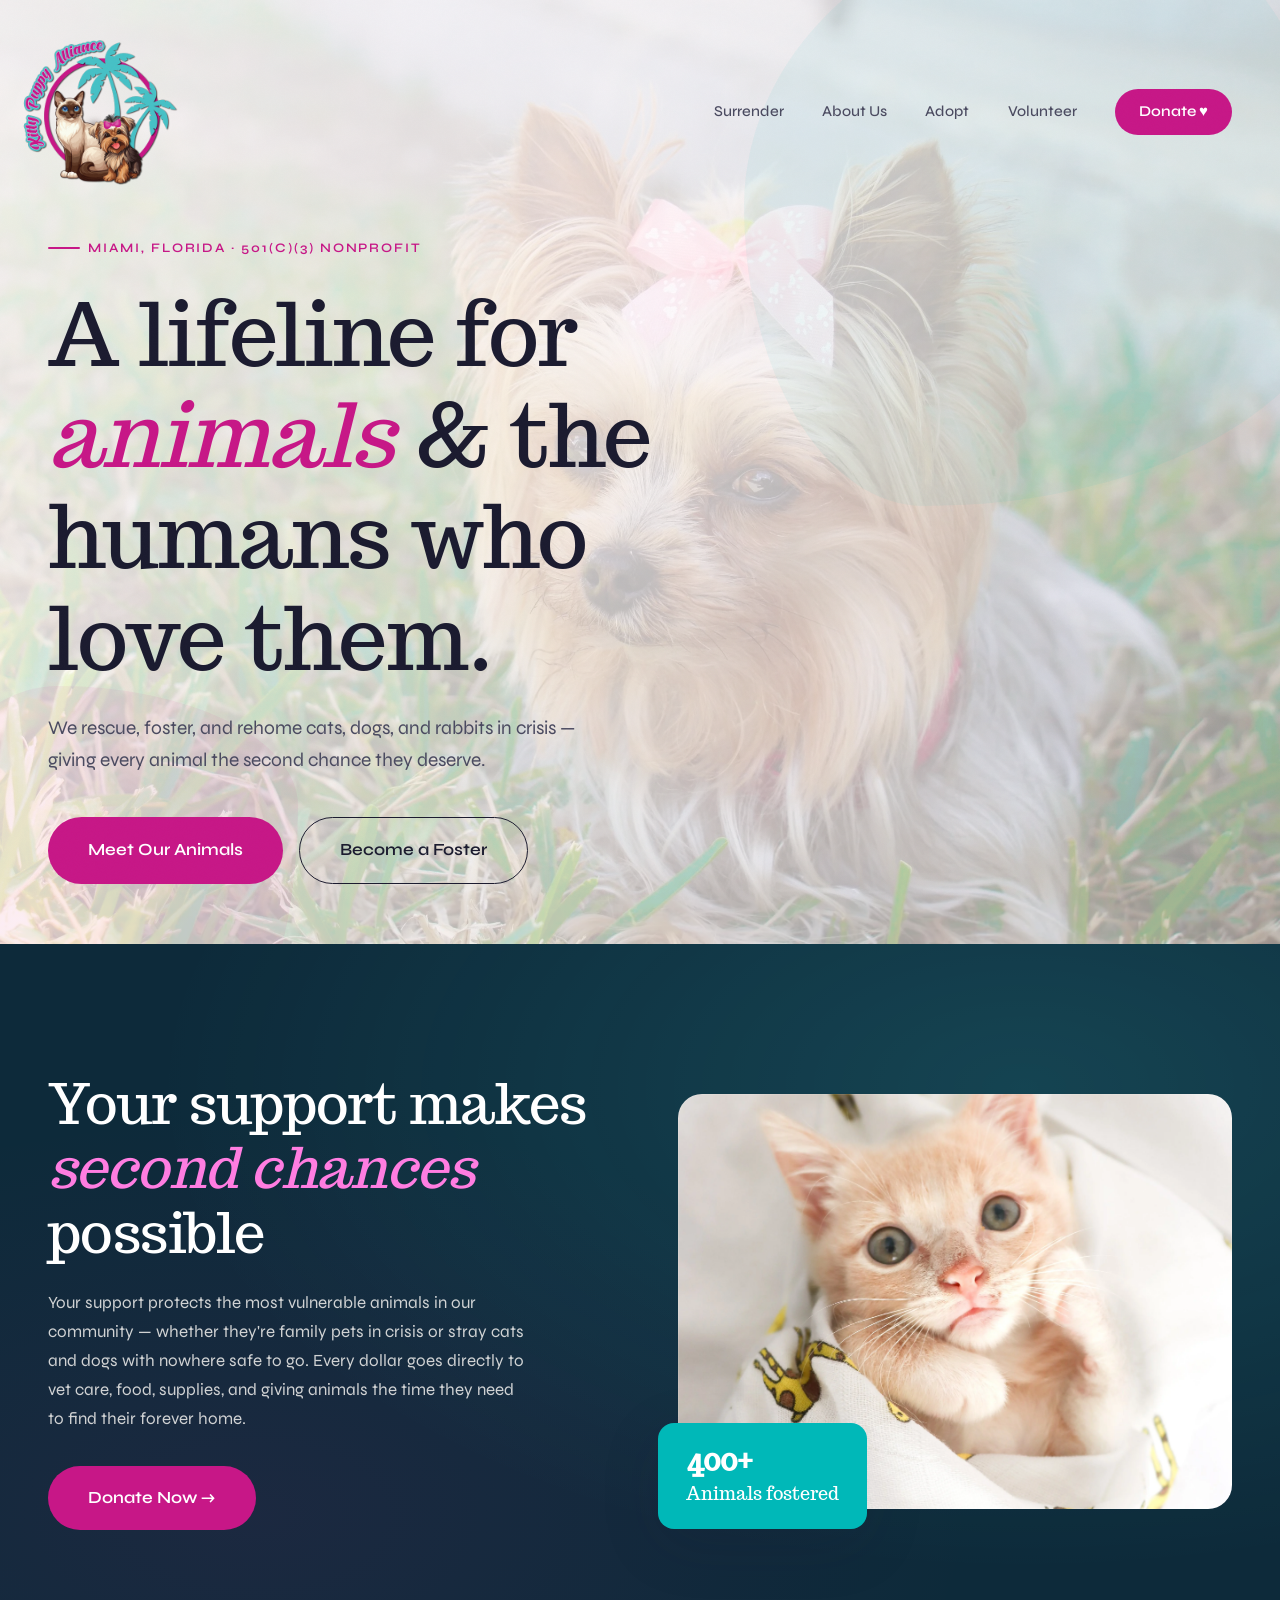
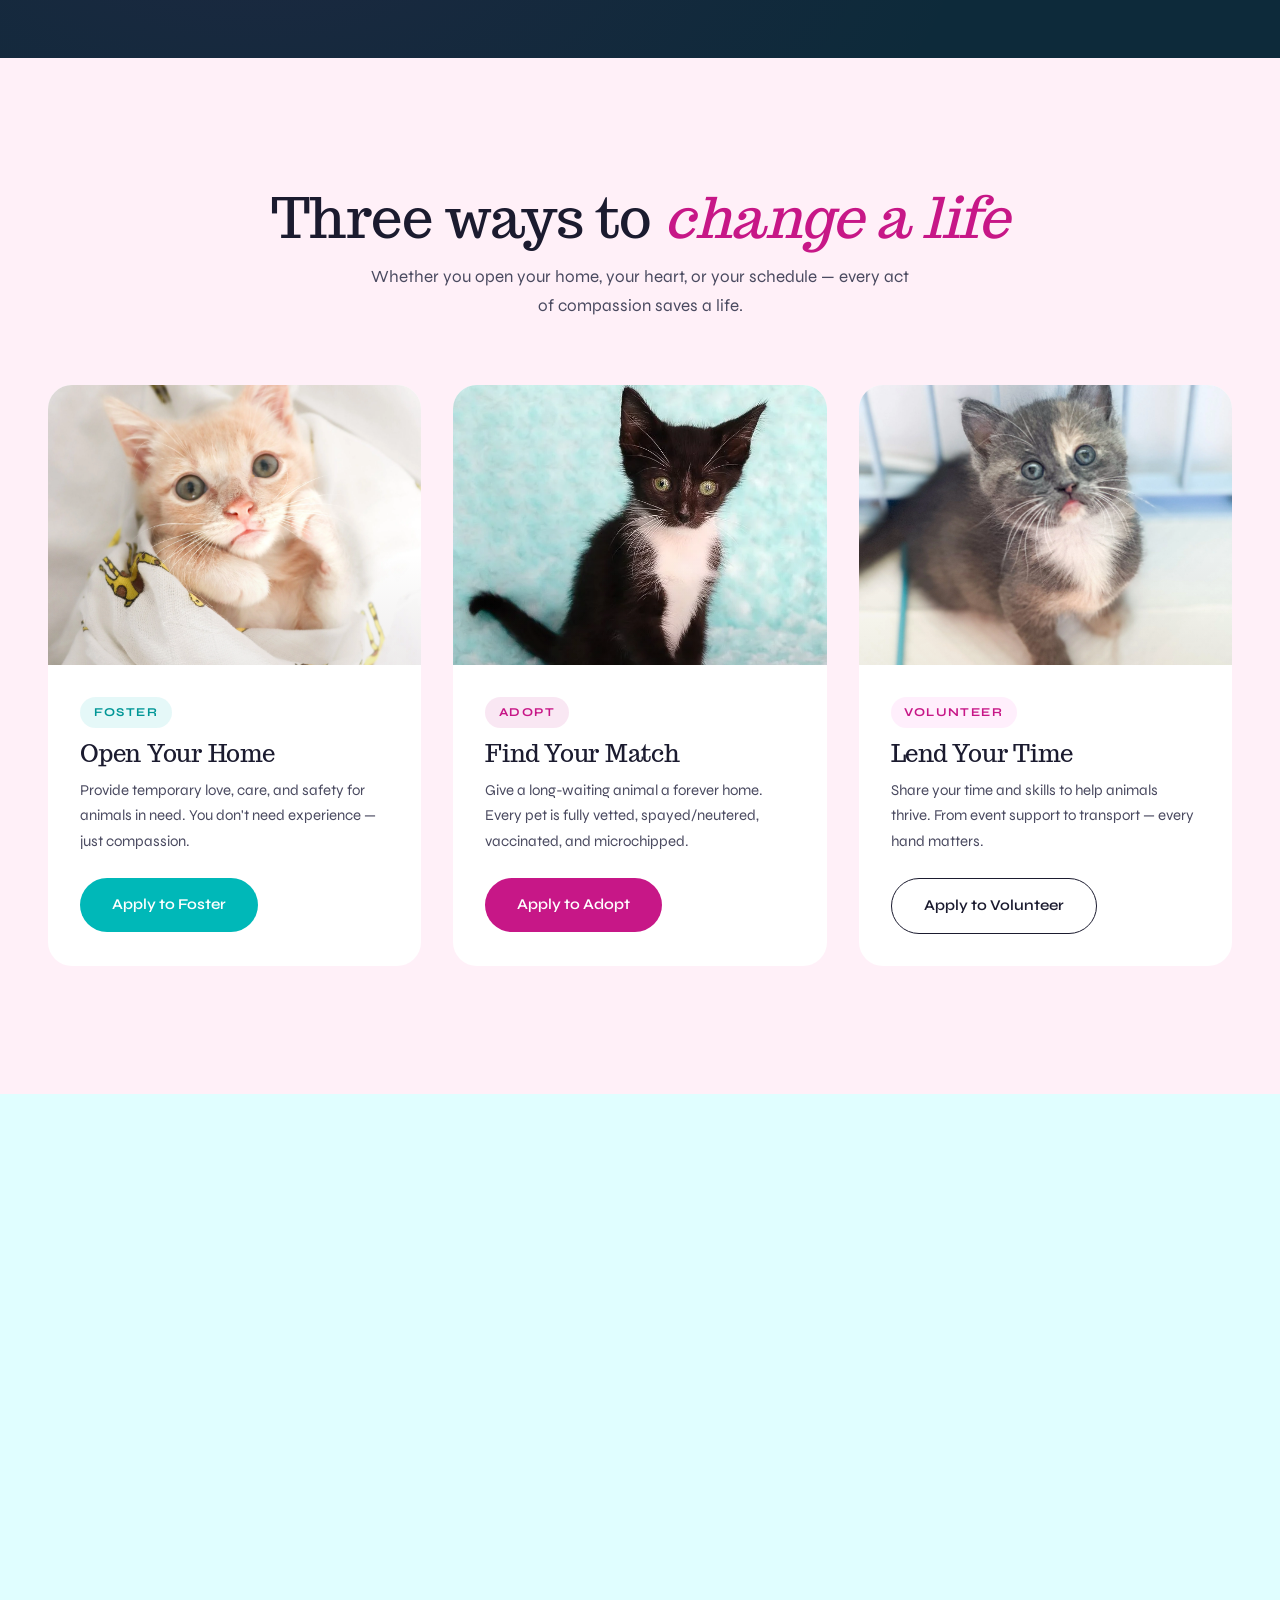
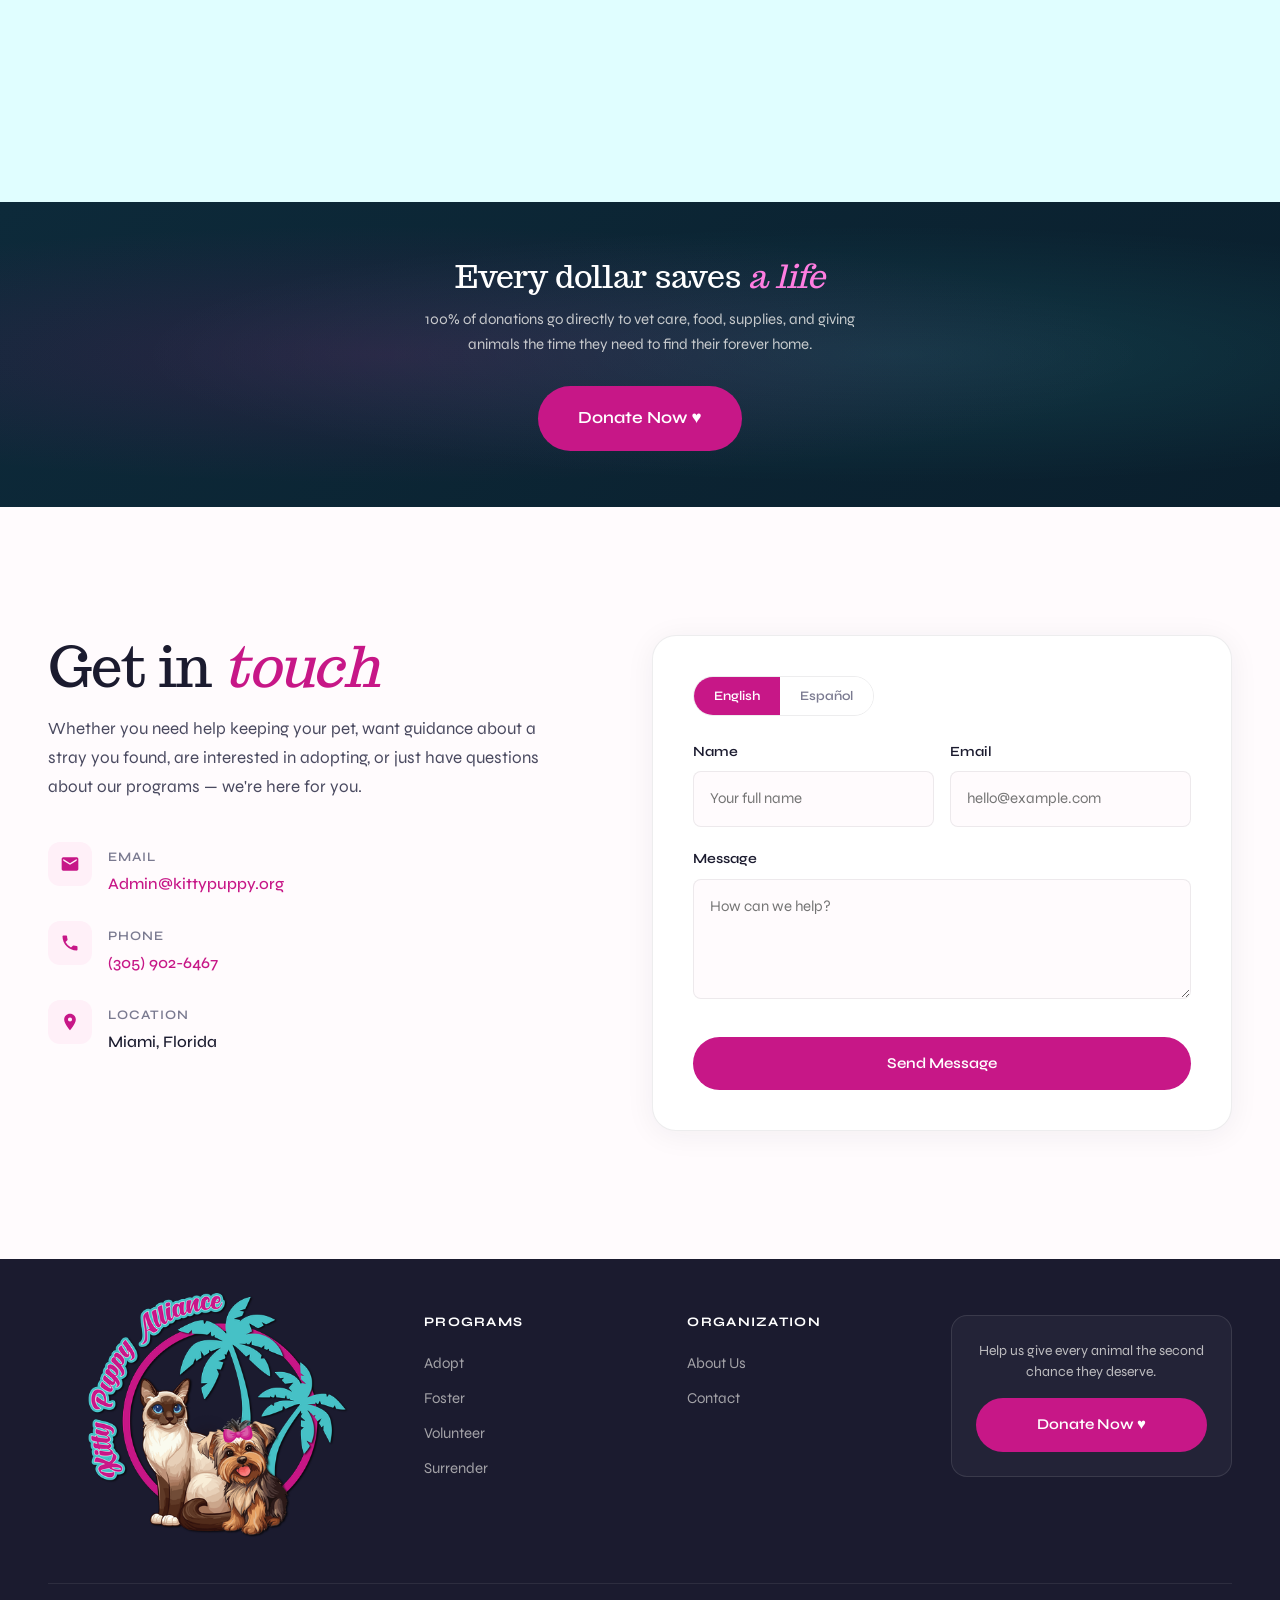
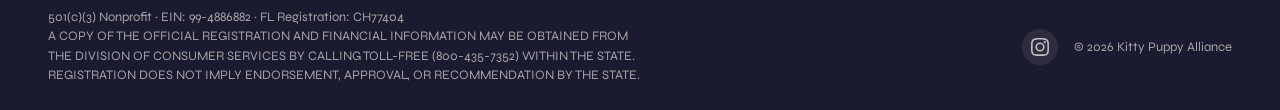
<file: index.html>
<!DOCTYPE html>
<html lang="en">
<head>
  <meta charset="UTF-8">
  <meta name="viewport" content="width=device-width, initial-scale=1.0">
  <title>Kitty Puppy Alliance — A Lifeline for Animals &amp; The Humans Who Love Them</title>
  <meta name="description" content="Kitty Puppy Alliance is a 501(c)(3) nonprofit animal rescue in Miami, Florida. We rescue, foster, and rehome cats, dogs, and rabbits in crisis.">
  <link rel="canonical" href="https://kittypuppy.org/">
  <link rel="icon" type="image/png" href="images/logo.png">
  <link rel="apple-touch-icon" href="images/logo.png">
  <meta property="og:type" content="website">
  <meta property="og:url" content="https://kittypuppy.org/">
  <meta property="og:title" content="Kitty Puppy Alliance — A Lifeline for Animals & The Humans Who Love Them">
  <meta property="og:description" content="Kitty Puppy Alliance is a 501(c)(3) nonprofit animal rescue in Miami, Florida. We rescue, foster, and rehome cats, dogs, and rabbits in crisis.">
  <meta property="og:image" content="https://kittypuppy.org/images/og-image.jpg">
  <meta name="twitter:card" content="summary_large_image">
  <meta name="twitter:title" content="Kitty Puppy Alliance — A Lifeline for Animals & The Humans Who Love Them">
  <meta name="twitter:description" content="Kitty Puppy Alliance is a 501(c)(3) nonprofit animal rescue in Miami, Florida. We rescue, foster, and rehome cats, dogs, and rabbits in crisis.">
  <meta name="twitter:image" content="https://kittypuppy.org/images/og-image.jpg">
  <link rel="preconnect" href="https://fonts.googleapis.com">
  <link rel="preconnect" href="https://fonts.gstatic.com" crossorigin>
  <link href="https://fonts.googleapis.com/css2?family=Trocchi&family=Syne:wght@400;500;600;700&display=swap" rel="stylesheet">
  <link rel="stylesheet" href="styles.css">
</head>
<body>

  <div id="nav-include"></div>

  <!-- Hero -->
  <section class="hero">
    <div class="hero__bg">
      <img src="images/hero.jpg" alt="Rescued animals at Kitty Puppy Alliance" loading="eager">
      <div class="hero__overlay"></div>
    </div>
    <div class="hero__shape hero__shape--1"></div>
    <div class="hero__shape hero__shape--2"></div>
    <div class="container">
      <div class="hero__content">
        <span class="hero__eyebrow">Miami, Florida &middot; 501(c)(3) Nonprofit</span>
        <h1>A lifeline for <em>animals</em> &amp; the humans who love them.</h1>
        <p class="hero__subtitle">We rescue, foster, and rehome cats, dogs, and rabbits in crisis — giving every animal the second chance they deserve.</p>
        <div class="hero__actions">
          <a href="adopt.html" class="btn btn--primary btn--lg">Meet Our Animals</a>
          <a href="foster.html" class="btn btn--secondary btn--lg">Become a Foster</a>
        </div>
      </div>
    </div>
  </section>

  <!-- Support / Donate -->
  <section class="support" style="margin-top: 0;">
    <div class="container">
      <div class="support__inner">
        <div class="support__text reveal-left">
          <h2>Your support makes <em>second chances</em> possible</h2>
          <p>Your support protects the most vulnerable animals in our community — whether they're family pets in crisis or stray cats and dogs with nowhere safe to go. Every dollar goes directly to vet care, food, supplies, and giving animals the time they need to find their forever home.</p>
          <a href="https://checkout.shelterluv.com/donate/KPAI" class="btn btn--primary btn--lg" target="_blank" rel="noopener">Donate Now &rarr;</a>
        </div>
        <div class="support__visual reveal-right">
          <div class="support__image-frame">
            <img src="images/rescued-cat.jpg" alt="Rescued cat in foster care" loading="lazy">
          </div>
          <div class="support__badge">
            <strong>400+</strong>
            Animals fostered
          </div>
        </div>
      </div>
    </div>
  </section>

  <!-- Programs -->
  <section class="programs">
    <div class="container">
      <div class="programs__header reveal">
        <h2>Three ways to <em>change a life</em></h2>
        <p>Whether you open your home, your heart, or your schedule — every act of compassion saves a life.</p>
      </div>
      <div class="programs__grid">
        <div class="program-card reveal reveal-delay-1">
          <div class="program-card__image">
            <img src="images/rescued-cat.jpg" alt="Foster a pet" loading="lazy">
          </div>
          <div class="program-card__body">
            <span class="program-card__tag program-card__tag--foster">Foster</span>
            <h3>Open Your Home</h3>
            <p>Provide temporary love, care, and safety for animals in need. You don't need experience — just compassion.</p>
            <a href="https://www.shelterluv.com/matchme/foster/KPAI/Cat" class="btn btn--sage" target="_blank" rel="noopener">Apply to Foster</a>
          </div>
        </div>
        <div class="program-card reveal reveal-delay-2">
          <div class="program-card__image">
            <img src="images/adopt-pet.jpg" alt="Adopt a pet" loading="lazy">
          </div>
          <div class="program-card__body">
            <span class="program-card__tag program-card__tag--adopt">Adopt</span>
            <h3>Find Your Match</h3>
            <p>Give a long-waiting animal a forever home. Every pet is fully vetted, spayed/neutered, vaccinated, and microchipped.</p>
            <a href="https://www.shelterluv.com/matchme/adopt/KPAI/Cat" class="btn btn--primary" target="_blank" rel="noopener">Apply to Adopt</a>
          </div>
        </div>
        <div class="program-card reveal reveal-delay-3">
          <div class="program-card__image">
            <img src="images/volunteer.jpg" alt="Volunteer with us" loading="lazy">
          </div>
          <div class="program-card__body">
            <span class="program-card__tag program-card__tag--volunteer">Volunteer</span>
            <h3>Lend Your Time</h3>
            <p>Share your time and skills to help animals thrive. From event support to transport — every hand matters.</p>
            <a href="https://new.shelterluv.com/form/volunteer/KPAI/51851-volunteer-application" class="btn btn--secondary" target="_blank" rel="noopener">Apply to Volunteer</a>
          </div>
        </div>
      </div>
    </div>
  </section>

  <!-- Instagram Feed -->
  <section style="background: var(--bg-sage-light);">
    <div class="container">
      <div class="programs__header reveal" style="margin-bottom: 0;">
        <h2>Follow our <em>journey</em></h2>
        <p>Rescues, happy tails, and ways to help — straight from our Instagram.</p>
      </div>
      <div class="ig-grid reveal">
        <a href="https://www.instagram.com/p/DWP12eRjQel/" target="_blank" rel="noopener" class="ig-grid__item">
          <img src="images/insta-1.jpg" alt="Double adoption week" loading="lazy">
          <div class="ig-grid__overlay"><svg xmlns="http://www.w3.org/2000/svg" viewBox="0 0 24 24"><path d="M12 2.163c3.204 0 3.584.012 4.85.07 3.252.148 4.771 1.691 4.919 4.919.058 1.265.069 1.645.069 4.849 0 3.205-.012 3.584-.069 4.849-.149 3.225-1.664 4.771-4.919 4.919-1.266.058-1.644.07-4.85.07-3.204 0-3.584-.012-4.849-.07-3.26-.149-4.771-1.699-4.919-4.92-.058-1.265-.07-1.644-.07-4.849 0-3.204.013-3.583.07-4.849.149-3.227 1.664-4.771 4.919-4.919 1.266-.057 1.645-.069 4.849-.069zM12 0C8.741 0 8.333.014 7.053.072 2.695.272.273 2.69.073 7.052.014 8.333 0 8.741 0 12c0 3.259.014 3.668.072 4.948.2 4.358 2.618 6.78 6.98 6.98C8.333 23.986 8.741 24 12 24c3.259 0 3.668-.014 4.948-.072 4.354-.2 6.782-2.618 6.979-6.98.059-1.28.073-1.689.073-4.948 0-3.259-.014-3.667-.072-4.947-.196-4.354-2.617-6.78-6.979-6.98C15.668.014 15.259 0 12 0zm0 5.838a6.162 6.162 0 100 12.324 6.162 6.162 0 000-12.324zM12 16a4 4 0 110-8 4 4 0 010 8zm6.406-11.845a1.44 1.44 0 100 2.881 1.44 1.44 0 000-2.881z"/></svg></div>
        </a>
        <a href="https://www.instagram.com/p/DWKVQyRFB41/" target="_blank" rel="noopener" class="ig-grid__item">
          <img src="images/insta-2.jpg" alt="Bottle feeder kittens" loading="lazy">
          <div class="ig-grid__overlay"><svg xmlns="http://www.w3.org/2000/svg" viewBox="0 0 24 24"><path d="M12 2.163c3.204 0 3.584.012 4.85.07 3.252.148 4.771 1.691 4.919 4.919.058 1.265.069 1.645.069 4.849 0 3.205-.012 3.584-.069 4.849-.149 3.225-1.664 4.771-4.919 4.919-1.266.058-1.644.07-4.85.07-3.204 0-3.584-.012-4.849-.07-3.26-.149-4.771-1.699-4.919-4.92-.058-1.265-.07-1.644-.07-4.849 0-3.204.013-3.583.07-4.849.149-3.227 1.664-4.771 4.919-4.919 1.266-.057 1.645-.069 4.849-.069zM12 0C8.741 0 8.333.014 7.053.072 2.695.272.273 2.69.073 7.052.014 8.333 0 8.741 0 12c0 3.259.014 3.668.072 4.948.2 4.358 2.618 6.78 6.98 6.98C8.333 23.986 8.741 24 12 24c3.259 0 3.668-.014 4.948-.072 4.354-.2 6.782-2.618 6.979-6.98.059-1.28.073-1.689.073-4.948 0-3.259-.014-3.667-.072-4.947-.196-4.354-2.617-6.78-6.979-6.98C15.668.014 15.259 0 12 0zm0 5.838a6.162 6.162 0 100 12.324 6.162 6.162 0 000-12.324zM12 16a4 4 0 110-8 4 4 0 010 8zm6.406-11.845a1.44 1.44 0 100 2.881 1.44 1.44 0 000-2.881z"/></svg></div>
        </a>
        <a href="https://www.instagram.com/p/DWEZ2PWCpsP/" target="_blank" rel="noopener" class="ig-grid__item">
          <img src="images/insta-3.jpg" alt="Pet Pantry food support" loading="lazy">
          <div class="ig-grid__overlay"><svg xmlns="http://www.w3.org/2000/svg" viewBox="0 0 24 24"><path d="M12 2.163c3.204 0 3.584.012 4.85.07 3.252.148 4.771 1.691 4.919 4.919.058 1.265.069 1.645.069 4.849 0 3.205-.012 3.584-.069 4.849-.149 3.225-1.664 4.771-4.919 4.919-1.266.058-1.644.07-4.85.07-3.204 0-3.584-.012-4.849-.07-3.26-.149-4.771-1.699-4.919-4.92-.058-1.265-.07-1.644-.07-4.849 0-3.204.013-3.583.07-4.849.149-3.227 1.664-4.771 4.919-4.919 1.266-.057 1.645-.069 4.849-.069zM12 0C8.741 0 8.333.014 7.053.072 2.695.272.273 2.69.073 7.052.014 8.333 0 8.741 0 12c0 3.259.014 3.668.072 4.948.2 4.358 2.618 6.78 6.98 6.98C8.333 23.986 8.741 24 12 24c3.259 0 3.668-.014 4.948-.072 4.354-.2 6.782-2.618 6.979-6.98.059-1.28.073-1.689.073-4.948 0-3.259-.014-3.667-.072-4.947-.196-4.354-2.617-6.78-6.979-6.98C15.668.014 15.259 0 12 0zm0 5.838a6.162 6.162 0 100 12.324 6.162 6.162 0 000-12.324zM12 16a4 4 0 110-8 4 4 0 010 8zm6.406-11.845a1.44 1.44 0 100 2.881 1.44 1.44 0 000-2.881z"/></svg></div>
        </a>
        <a href="https://www.instagram.com/p/DWCsL9SlCIN/" target="_blank" rel="noopener" class="ig-grid__item">
          <img src="images/insta-4.jpg" alt="Happy Tails adoptions" loading="lazy">
          <div class="ig-grid__overlay"><svg xmlns="http://www.w3.org/2000/svg" viewBox="0 0 24 24"><path d="M12 2.163c3.204 0 3.584.012 4.85.07 3.252.148 4.771 1.691 4.919 4.919.058 1.265.069 1.645.069 4.849 0 3.205-.012 3.584-.069 4.849-.149 3.225-1.664 4.771-4.919 4.919-1.266.058-1.644.07-4.85.07-3.204 0-3.584-.012-4.849-.07-3.26-.149-4.771-1.699-4.919-4.92-.058-1.265-.07-1.644-.07-4.849 0-3.204.013-3.583.07-4.849.149-3.227 1.664-4.771 4.919-4.919 1.266-.057 1.645-.069 4.849-.069zM12 0C8.741 0 8.333.014 7.053.072 2.695.272.273 2.69.073 7.052.014 8.333 0 8.741 0 12c0 3.259.014 3.668.072 4.948.2 4.358 2.618 6.78 6.98 6.98C8.333 23.986 8.741 24 12 24c3.259 0 3.668-.014 4.948-.072 4.354-.2 6.782-2.618 6.979-6.98.059-1.28.073-1.689.073-4.948 0-3.259-.014-3.667-.072-4.947-.196-4.354-2.617-6.78-6.979-6.98C15.668.014 15.259 0 12 0zm0 5.838a6.162 6.162 0 100 12.324 6.162 6.162 0 000-12.324zM12 16a4 4 0 110-8 4 4 0 010 8zm6.406-11.845a1.44 1.44 0 100 2.881 1.44 1.44 0 000-2.881z"/></svg></div>
        </a>
        <a href="https://www.instagram.com/p/DV6NCt9jXRo/" target="_blank" rel="noopener" class="ig-grid__item">
          <img src="images/insta-5.jpg" alt="Neonate kitten rescue" loading="lazy">
          <div class="ig-grid__overlay"><svg xmlns="http://www.w3.org/2000/svg" viewBox="0 0 24 24"><path d="M12 2.163c3.204 0 3.584.012 4.85.07 3.252.148 4.771 1.691 4.919 4.919.058 1.265.069 1.645.069 4.849 0 3.205-.012 3.584-.069 4.849-.149 3.225-1.664 4.771-4.919 4.919-1.266.058-1.644.07-4.85.07-3.204 0-3.584-.012-4.849-.07-3.26-.149-4.771-1.699-4.919-4.92-.058-1.265-.07-1.644-.07-4.849 0-3.204.013-3.583.07-4.849.149-3.227 1.664-4.771 4.919-4.919 1.266-.057 1.645-.069 4.849-.069zM12 0C8.741 0 8.333.014 7.053.072 2.695.272.273 2.69.073 7.052.014 8.333 0 8.741 0 12c0 3.259.014 3.668.072 4.948.2 4.358 2.618 6.78 6.98 6.98C8.333 23.986 8.741 24 12 24c3.259 0 3.668-.014 4.948-.072 4.354-.2 6.782-2.618 6.979-6.98.059-1.28.073-1.689.073-4.948 0-3.259-.014-3.667-.072-4.947-.196-4.354-2.617-6.78-6.979-6.98C15.668.014 15.259 0 12 0zm0 5.838a6.162 6.162 0 100 12.324 6.162 6.162 0 000-12.324zM12 16a4 4 0 110-8 4 4 0 010 8zm6.406-11.845a1.44 1.44 0 100 2.881 1.44 1.44 0 000-2.881z"/></svg></div>
        </a>
      </div>
      <div style="text-align: center; margin-top: 2rem;" class="reveal">
        <a href="https://www.instagram.com/kittypuppyalliance/" target="_blank" rel="noopener" class="btn btn--secondary">Follow @kittypuppyalliance</a>
      </div>
    </div>
  </section>

  <!-- Donate CTA Banner -->
  <section class="donate-banner">
    <div class="container">
      <div class="donate-banner__inner">
        <h3>Every dollar saves <em>a life</em></h3>
        <p>100% of donations go directly to vet care, food, supplies, and giving animals the time they need to find their forever home.</p>
        <a href="https://checkout.shelterluv.com/donate/KPAI" class="btn btn--primary btn--lg" target="_blank" rel="noopener">Donate Now &hearts;</a>
      </div>
    </div>
  </section>

  <!-- Contact -->
  <section class="contact" id="contact">
    <div class="container">
      <div class="contact__inner">
        <div class="contact__info reveal-left">
          <h2>Get in <em>touch</em></h2>
          <p>Whether you need help keeping your pet, want guidance about a stray you found, are interested in adopting, or just have questions about our programs — we're here for you.</p>
          <div class="contact__detail">
            <div class="contact__detail-icon">
              <svg xmlns="http://www.w3.org/2000/svg" viewBox="0 0 24 24"><path d="M20 4H4c-1.1 0-2 .9-2 2v12c0 1.1.9 2 2 2h16c1.1 0 2-.9 2-2V6c0-1.1-.9-2-2-2zm0 4l-8 5-8-5V6l8 5 8-5v2z"/></svg>
            </div>
            <div class="contact__detail-text">
              <div class="contact__detail-label">Email</div>
              <div class="contact__detail-value"><a href="mailto:Admin@kittypuppy.org">Admin@kittypuppy.org</a></div>
            </div>
          </div>
          <div class="contact__detail">
            <div class="contact__detail-icon">
              <svg xmlns="http://www.w3.org/2000/svg" viewBox="0 0 24 24"><path d="M6.62 10.79a15.053 15.053 0 006.59 6.59l2.2-2.2a1.003 1.003 0 011.01-.24c1.12.37 2.33.57 3.57.57.55 0 1 .45 1 1V20c0 .55-.45 1-1 1-9.39 0-17-7.61-17-17 0-.55.45-1 1-1h3.5c.55 0 1 .45 1 1 0 1.25.2 2.45.57 3.57.1.31.03.66-.25 1.02l-2.2 2.2z"/></svg>
            </div>
            <div class="contact__detail-text">
              <div class="contact__detail-label">Phone</div>
              <div class="contact__detail-value"><a href="tel:+13059026467">(305) 902-6467</a></div>
            </div>
          </div>
          <div class="contact__detail">
            <div class="contact__detail-icon">
              <svg xmlns="http://www.w3.org/2000/svg" viewBox="0 0 24 24"><path d="M12 2C8.13 2 5 5.13 5 9c0 5.25 7 13 7 13s7-7.75 7-13c0-3.87-3.13-7-7-7zm0 9.5a2.5 2.5 0 010-5 2.5 2.5 0 010 5z"/></svg>
            </div>
            <div class="contact__detail-text">
              <div class="contact__detail-label">Location</div>
              <div class="contact__detail-value">Miami, Florida</div>
            </div>
          </div>
        </div>
        <form class="form reveal-right" action="https://formspree.io/f/xvzdnaza" method="POST" data-lang-form>
          <input type="hidden" name="_subject" value="New Contact Message — KPA Website">
          <div class="form__lang-toggle">
            <button type="button" class="form__lang-btn selected" data-lang="en">English</button>
            <button type="button" class="form__lang-btn" data-lang="es">Espa&ntilde;ol</button>
          </div>
          <div class="form__row">
            <div class="form__group">
              <label class="form__label" for="name" data-en="Name" data-es="Nombre">Name</label>
              <input class="form__input" type="text" id="name" name="name" data-en-ph="Your full name" data-es-ph="Su nombre completo" placeholder="Your full name" required>
            </div>
            <div class="form__group">
              <label class="form__label" for="email" data-en="Email" data-es="Correo electr&oacute;nico">Email</label>
              <input class="form__input" type="email" id="email" name="email" data-en-ph="hello@example.com" data-es-ph="hola@ejemplo.com" placeholder="hello@example.com" required>
            </div>
          </div>
          <div class="form__group">
            <label class="form__label" for="message" data-en="Message" data-es="Mensaje">Message</label>
            <textarea class="form__textarea" id="message" name="message" data-en-ph="How can we help?" data-es-ph="&iquest;C&oacute;mo podemos ayudarle?" placeholder="How can we help?" required></textarea>
          </div>
          <button type="submit" class="btn btn--primary" data-en="Send Message" data-es="Enviar mensaje">Send Message</button>
        </form>
      </div>
    </div>
  </section>

  <div id="footer-include"></div>
  <div id="donate-modal-include"></div>

  <script src="script.js"></script>
</body>
</html>
</file>
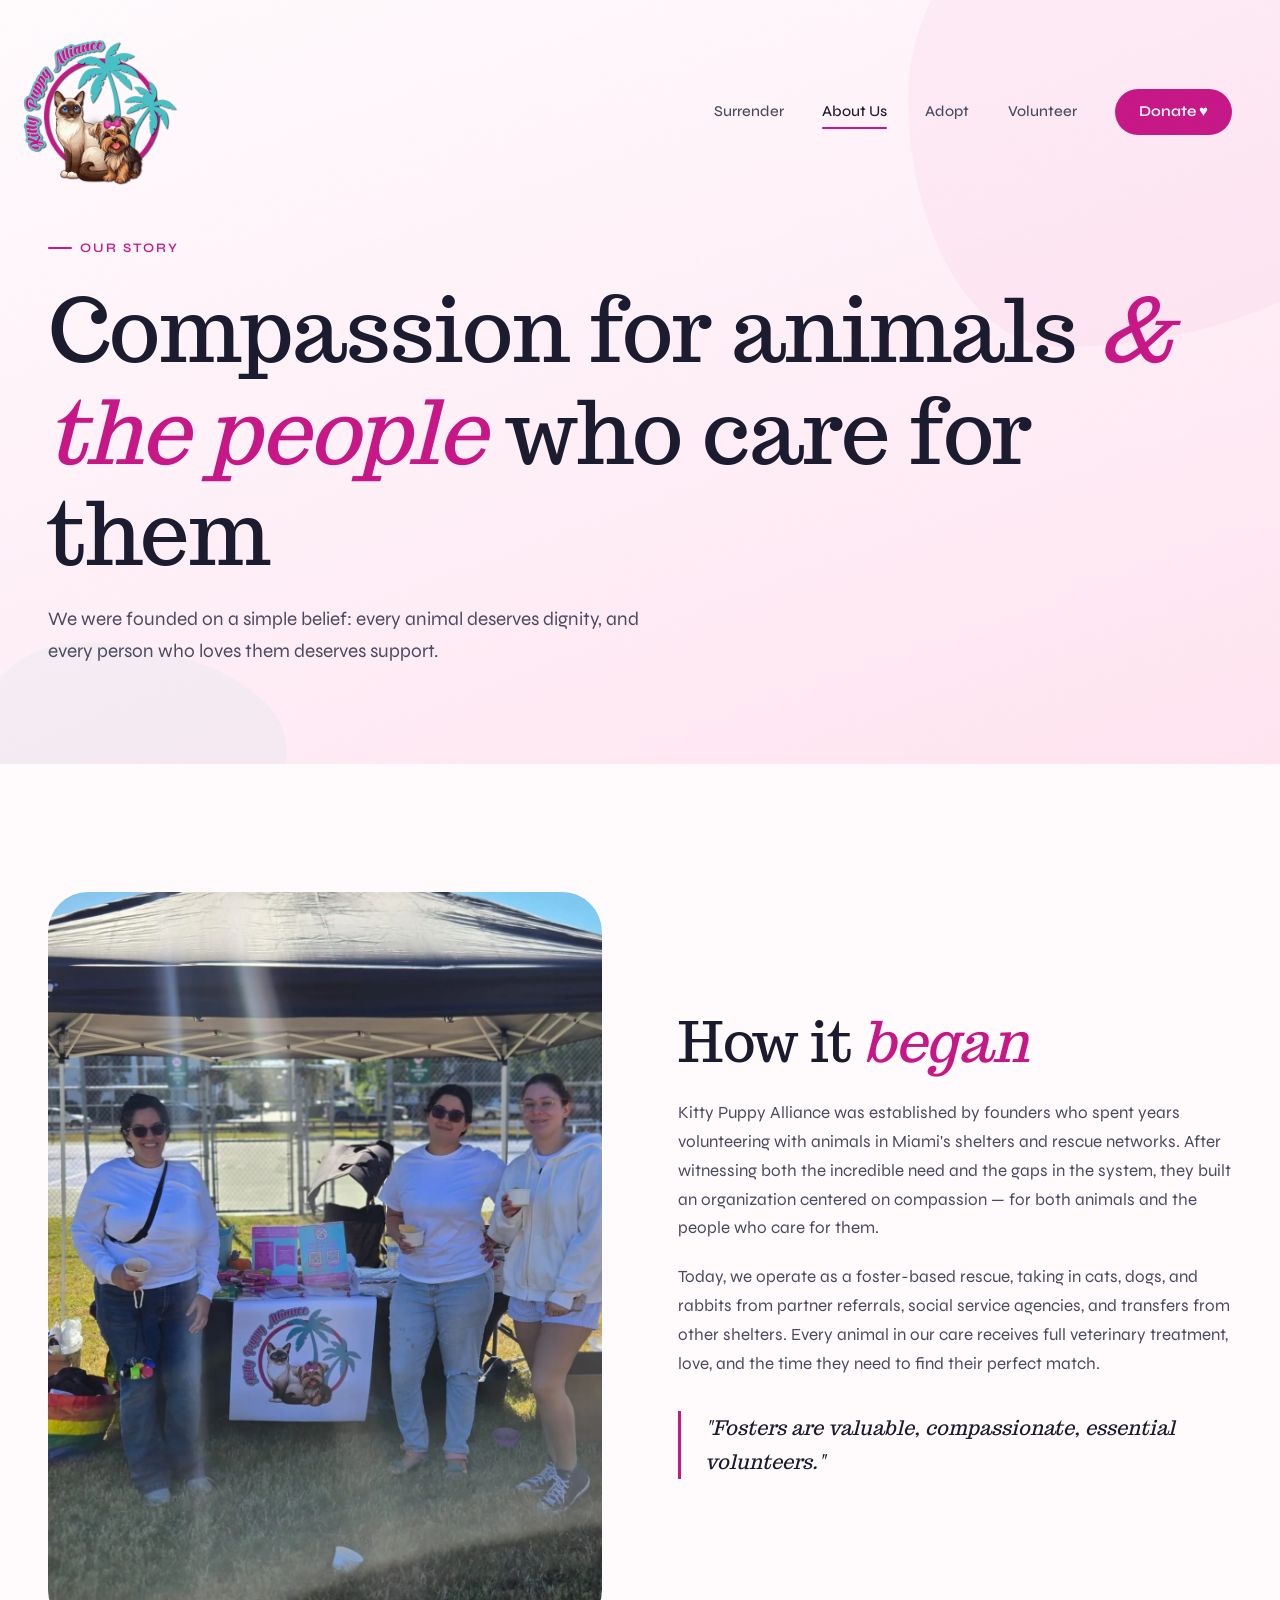
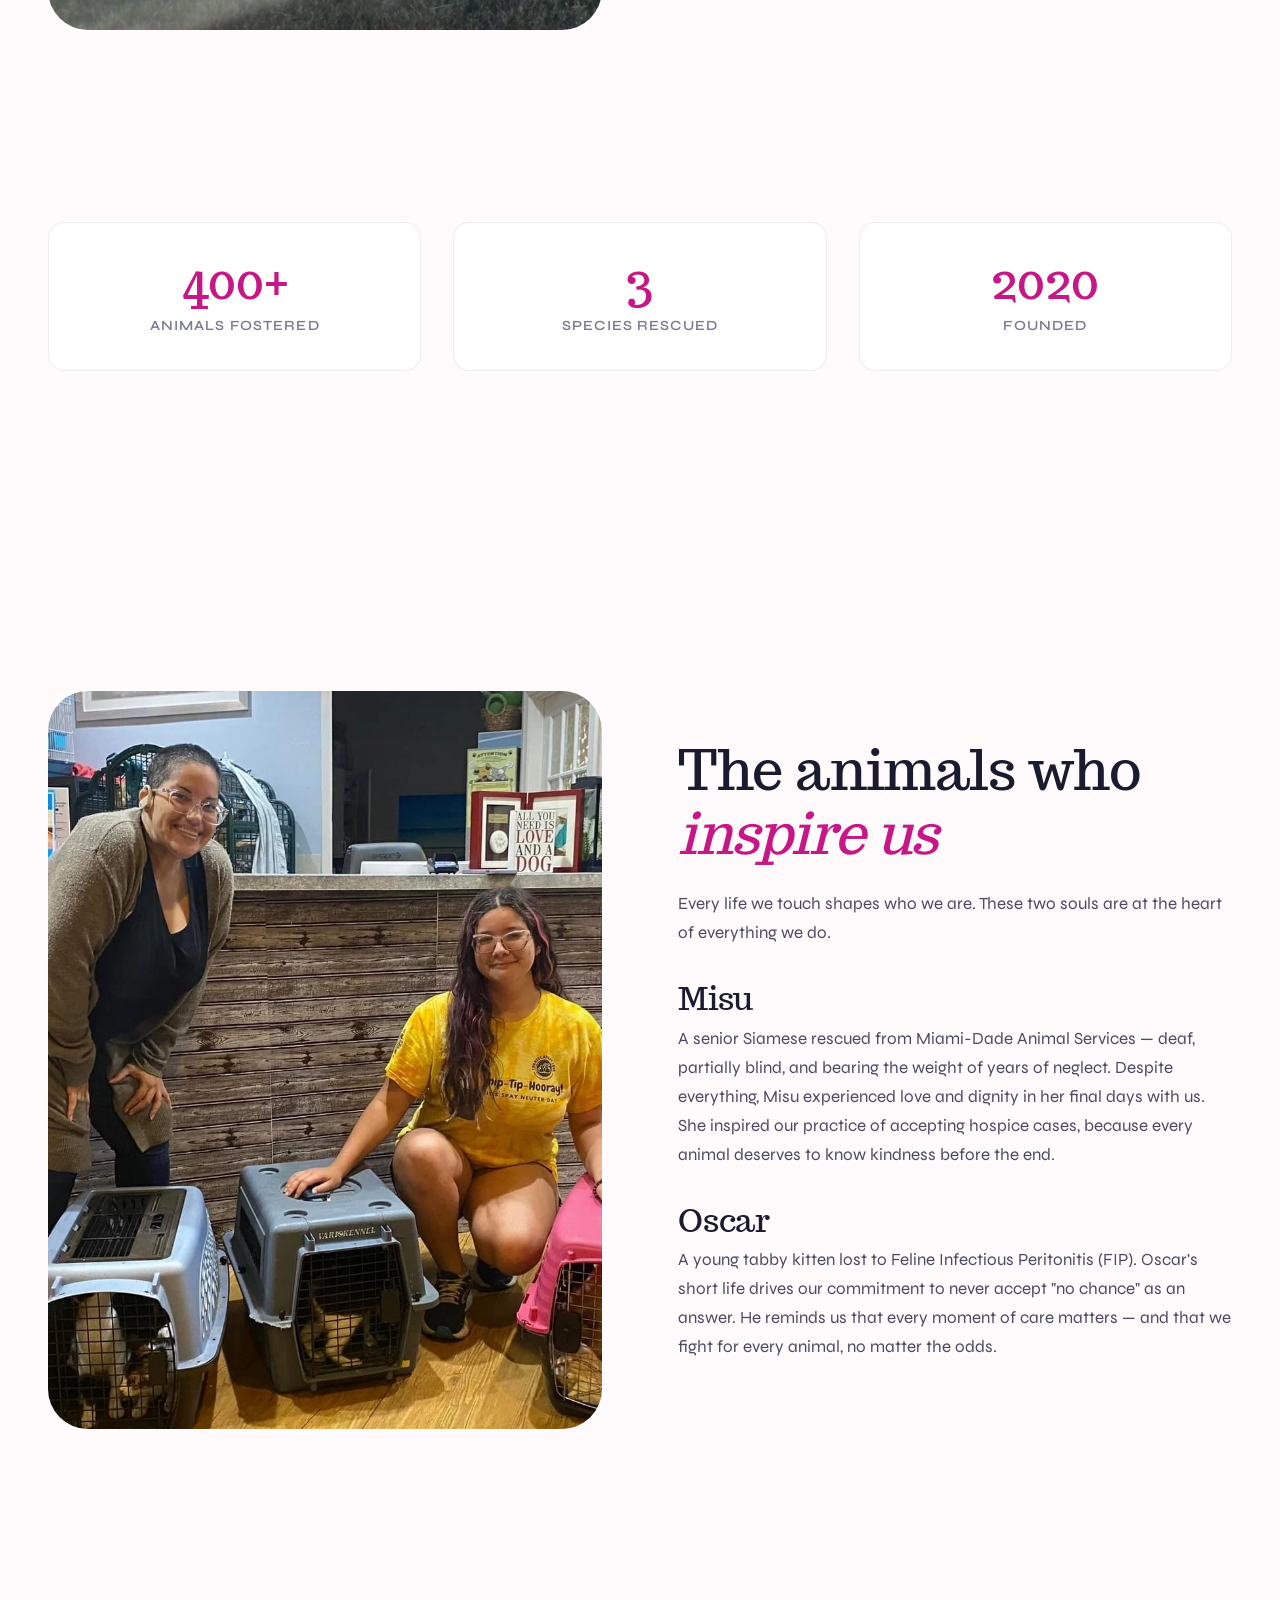
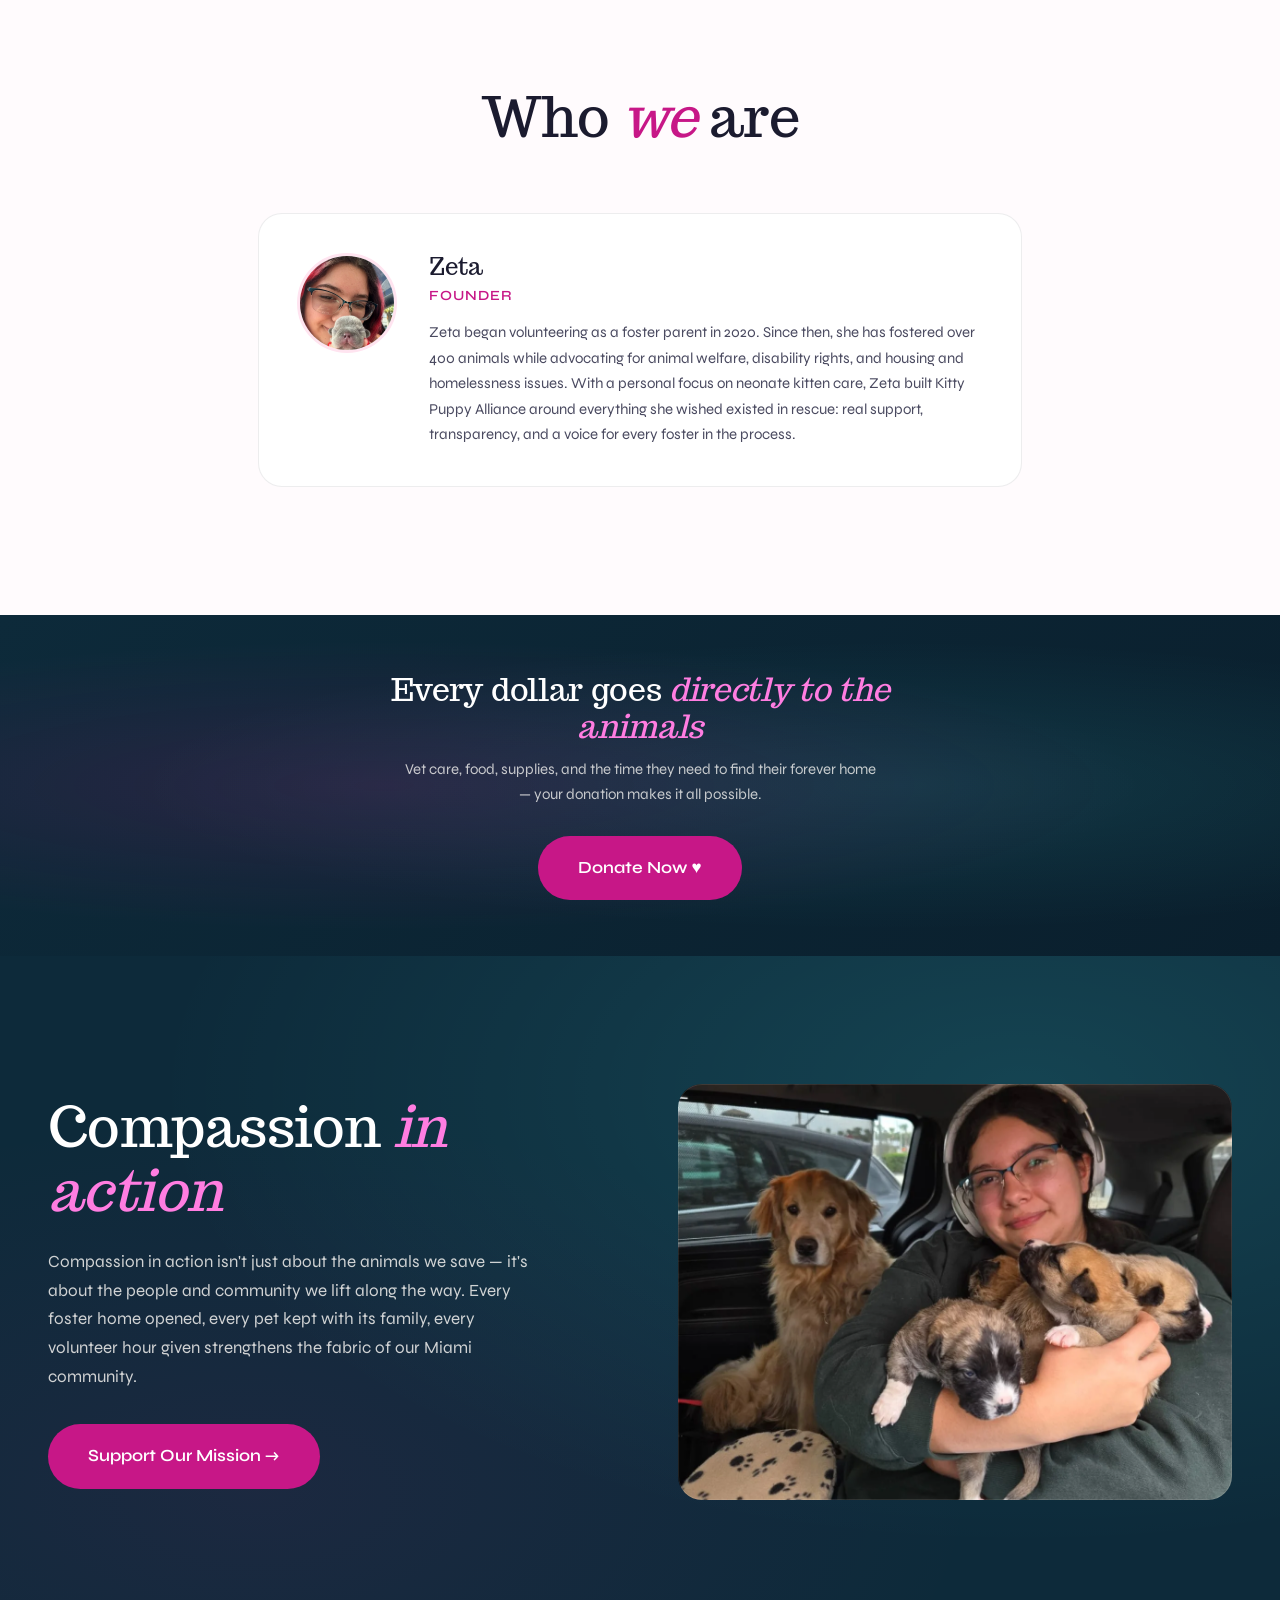
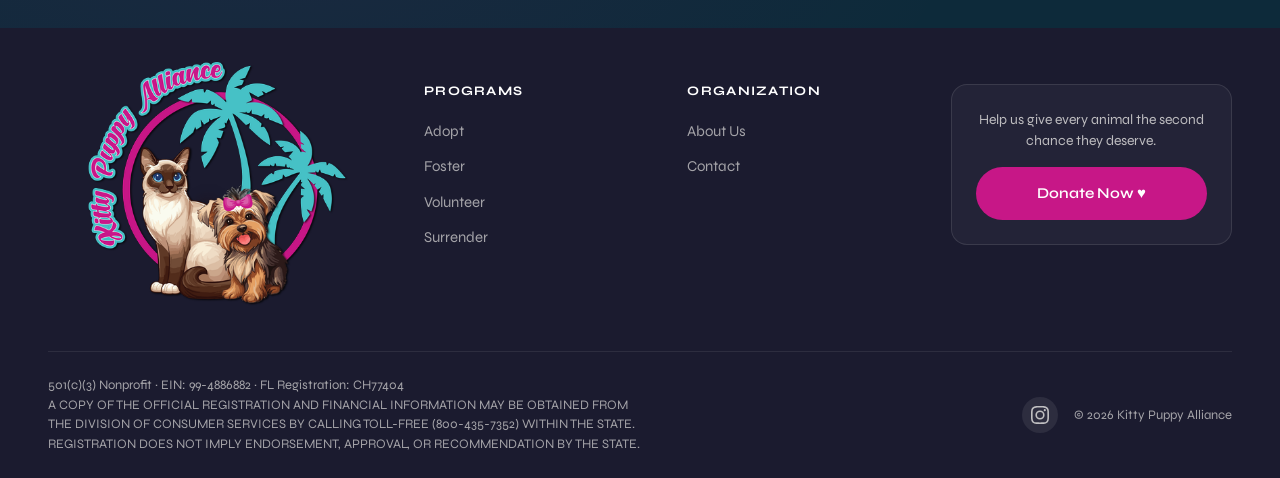
<file: about.html>
<!DOCTYPE html>
<html lang="en">
<head>
  <meta charset="UTF-8">
  <meta name="viewport" content="width=device-width, initial-scale=1.0">
  <title>About Us — Kitty Puppy Alliance</title>
  <meta name="description" content="Learn about Kitty Puppy Alliance, our mission, the animals who inspire us, and the team behind our work rescuing animals in Miami.">
  <link rel="canonical" href="https://kittypuppy.org/about.html">
  <link rel="icon" type="image/png" href="images/logo.png">
  <link rel="apple-touch-icon" href="images/logo.png">
  <meta property="og:type" content="website">
  <meta property="og:url" content="https://kittypuppy.org/about.html">
  <meta property="og:title" content="About Us — Kitty Puppy Alliance">
  <meta property="og:description" content="Learn about Kitty Puppy Alliance, our mission, the animals who inspire us, and the team behind our work rescuing animals in Miami.">
  <meta property="og:image" content="https://kittypuppy.org/images/og-image.jpg">
  <meta name="twitter:card" content="summary_large_image">
  <meta name="twitter:title" content="About Us — Kitty Puppy Alliance">
  <meta name="twitter:description" content="Learn about Kitty Puppy Alliance, our mission, the animals who inspire us, and the team behind our work rescuing animals in Miami.">
  <meta name="twitter:image" content="https://kittypuppy.org/images/og-image.jpg">
  <link rel="preconnect" href="https://fonts.googleapis.com">
  <link rel="preconnect" href="https://fonts.gstatic.com" crossorigin>
  <link href="https://fonts.googleapis.com/css2?family=Trocchi&family=Syne:wght@400;500;600;700&display=swap" rel="stylesheet">
  <link rel="stylesheet" href="styles.css">
</head>
<body>

  <div id="nav-include"></div>

  <!-- Page Hero -->
  <section class="page-hero">
    <div class="page-hero__bg">
      <div class="page-hero__shape page-hero__shape--1"></div>
      <div class="page-hero__shape page-hero__shape--2"></div>
    </div>
    <div class="container">
      <div class="page-hero__content">
        <span class="page-hero__eyebrow">Our Story</span>
        <h1>Compassion for animals <em>&amp; the people</em> who care for them</h1>
        <p class="page-hero__desc">We were founded on a simple belief: every animal deserves dignity, and every person who loves them deserves support.</p>
      </div>
    </div>
  </section>

  <!-- Our Story -->
  <section>
    <div class="container">
      <div class="story__grid">
        <div class="story__image reveal-left">
          <img src="images/about-story.jpg" alt="Kitty Puppy Alliance - our story" loading="lazy">
        </div>
        <div class="story__text reveal-right">
          <h2>How it <em>began</em></h2>
          <p>Kitty Puppy Alliance was established by founders who spent years volunteering with animals in Miami's shelters and rescue networks. After witnessing both the incredible need and the gaps in the system, they built an organization centered on compassion — for both animals and the people who care for them.</p>
          <p>Today, we operate as a foster-based rescue, taking in cats, dogs, and rabbits from partner referrals, social service agencies, and transfers from other shelters. Every animal in our care receives full veterinary treatment, love, and the time they need to find their perfect match.</p>
          <blockquote>"Fosters are valuable, compassionate, essential volunteers."</blockquote>
        </div>
      </div>
    </div>
  </section>

  <!-- Stats -->
  <section style="padding-top: 0;">
    <div class="container">
      <div class="stats-row reveal">
        <div class="stat">
          <div class="stat__number">400+</div>
          <div class="stat__label">Animals Fostered</div>
        </div>
        <div class="stat">
          <div class="stat__number">3</div>
          <div class="stat__label">Species Rescued</div>
        </div>
        <div class="stat">
          <div class="stat__number">2020</div>
          <div class="stat__label">Founded</div>
        </div>
      </div>
    </div>
  </section>

  <!-- The Animals Who Inspire Us -->
  <section class="programs" style="background: var(--bg-cream);">
    <div class="container">
      <div class="story__grid">
        <div class="story__image reveal-left">
          <img src="images/about-animals.jpg" alt="The animals who inspire Kitty Puppy Alliance" loading="lazy">
        </div>
        <div class="story__text reveal-right">
          <h2>The animals who <em>inspire us</em></h2>
          <p>Every life we touch shapes who we are. These two souls are at the heart of everything we do.</p>
          <div style="margin-top: 2rem;">
            <h3 style="margin-bottom: 0.5rem;">Misu</h3>
            <p>A senior Siamese rescued from Miami-Dade Animal Services — deaf, partially blind, and bearing the weight of years of neglect. Despite everything, Misu experienced love and dignity in her final days with us. She inspired our practice of accepting hospice cases, because every animal deserves to know kindness before the end.</p>
          </div>
          <div style="margin-top: 2rem;">
            <h3 style="margin-bottom: 0.5rem;">Oscar</h3>
            <p>A young tabby kitten lost to Feline Infectious Peritonitis (FIP). Oscar's short life drives our commitment to never accept "no chance" as an answer. He reminds us that every moment of care matters — and that we fight for every animal, no matter the odds.</p>
          </div>
        </div>
      </div>
    </div>
  </section>

  <!-- Founder -->
  <section>
    <div class="container container--narrow">
      <div class="programs__header reveal">
        <h2>Who <em>we</em> are</h2>
      </div>
      <div class="bio-card reveal">
        <div class="bio-card__avatar">
          <img src="images/about-founder.jpg" alt="Zeta, Founder of Kitty Puppy Alliance">
        </div>
        <div>
          <h3 class="bio-card__name">Zeta</h3>
          <div class="bio-card__role">Founder</div>
          <p>Zeta began volunteering as a foster parent in 2020. Since then, she has fostered over 400 animals while advocating for animal welfare, disability rights, and housing and homelessness issues. With a personal focus on neonate kitten care, Zeta built Kitty Puppy Alliance around everything she wished existed in rescue: real support, transparency, and a voice for every foster in the process.</p>
        </div>
      </div>
    </div>
  </section>

  <!-- Donate CTA Banner -->
  <section class="donate-banner">
    <div class="container">
      <div class="donate-banner__inner">
        <h3>Every dollar goes <em>directly to the animals</em></h3>
        <p>Vet care, food, supplies, and the time they need to find their forever home — your donation makes it all possible.</p>
        <a href="https://checkout.shelterluv.com/donate/KPAI" class="btn btn--primary btn--lg" target="_blank" rel="noopener">Donate Now &hearts;</a>
      </div>
    </div>
  </section>

  <!-- Community Impact -->
  <section class="support">
    <div class="container">
      <div class="support__inner">
        <div class="support__text reveal-left">
          <h2>Compassion <em style="color: var(--accent-gold);">in action</em></h2>
          <p>Compassion in action isn't just about the animals we save — it's about the people and community we lift along the way. Every foster home opened, every pet kept with its family, every volunteer hour given strengthens the fabric of our Miami community.</p>
          <a href="https://checkout.shelterluv.com/donate/KPAI" class="btn btn--primary btn--lg" target="_blank" rel="noopener">Support Our Mission &rarr;</a>
        </div>
        <div class="support__visual reveal-right">
          <div class="support__image-frame">
            <img src="images/about-community.jpg" alt="Kitty Puppy Alliance community impact" loading="lazy">
          </div>
        </div>
      </div>
    </div>
  </section>

  <div id="footer-include"></div>
  <div id="donate-modal-include"></div>

  <script src="script.js"></script>
</body>
</html>
</file>
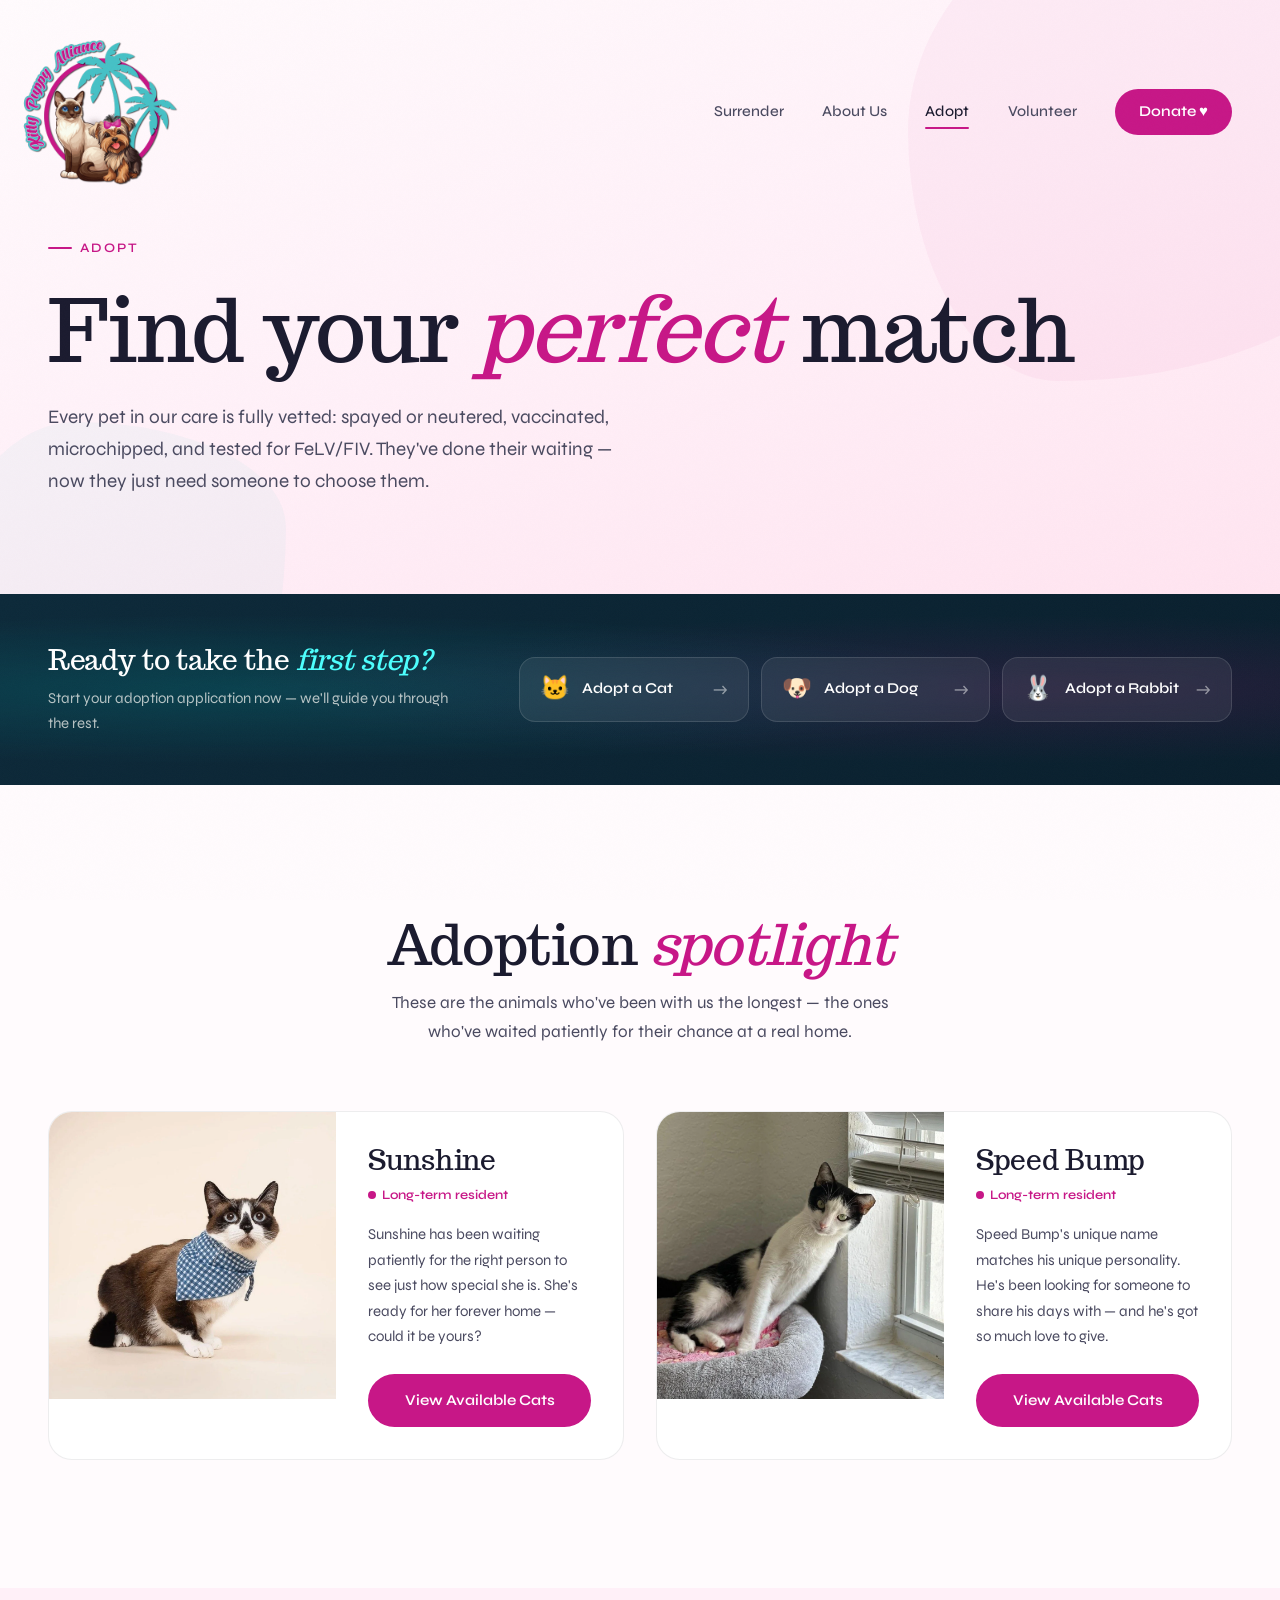
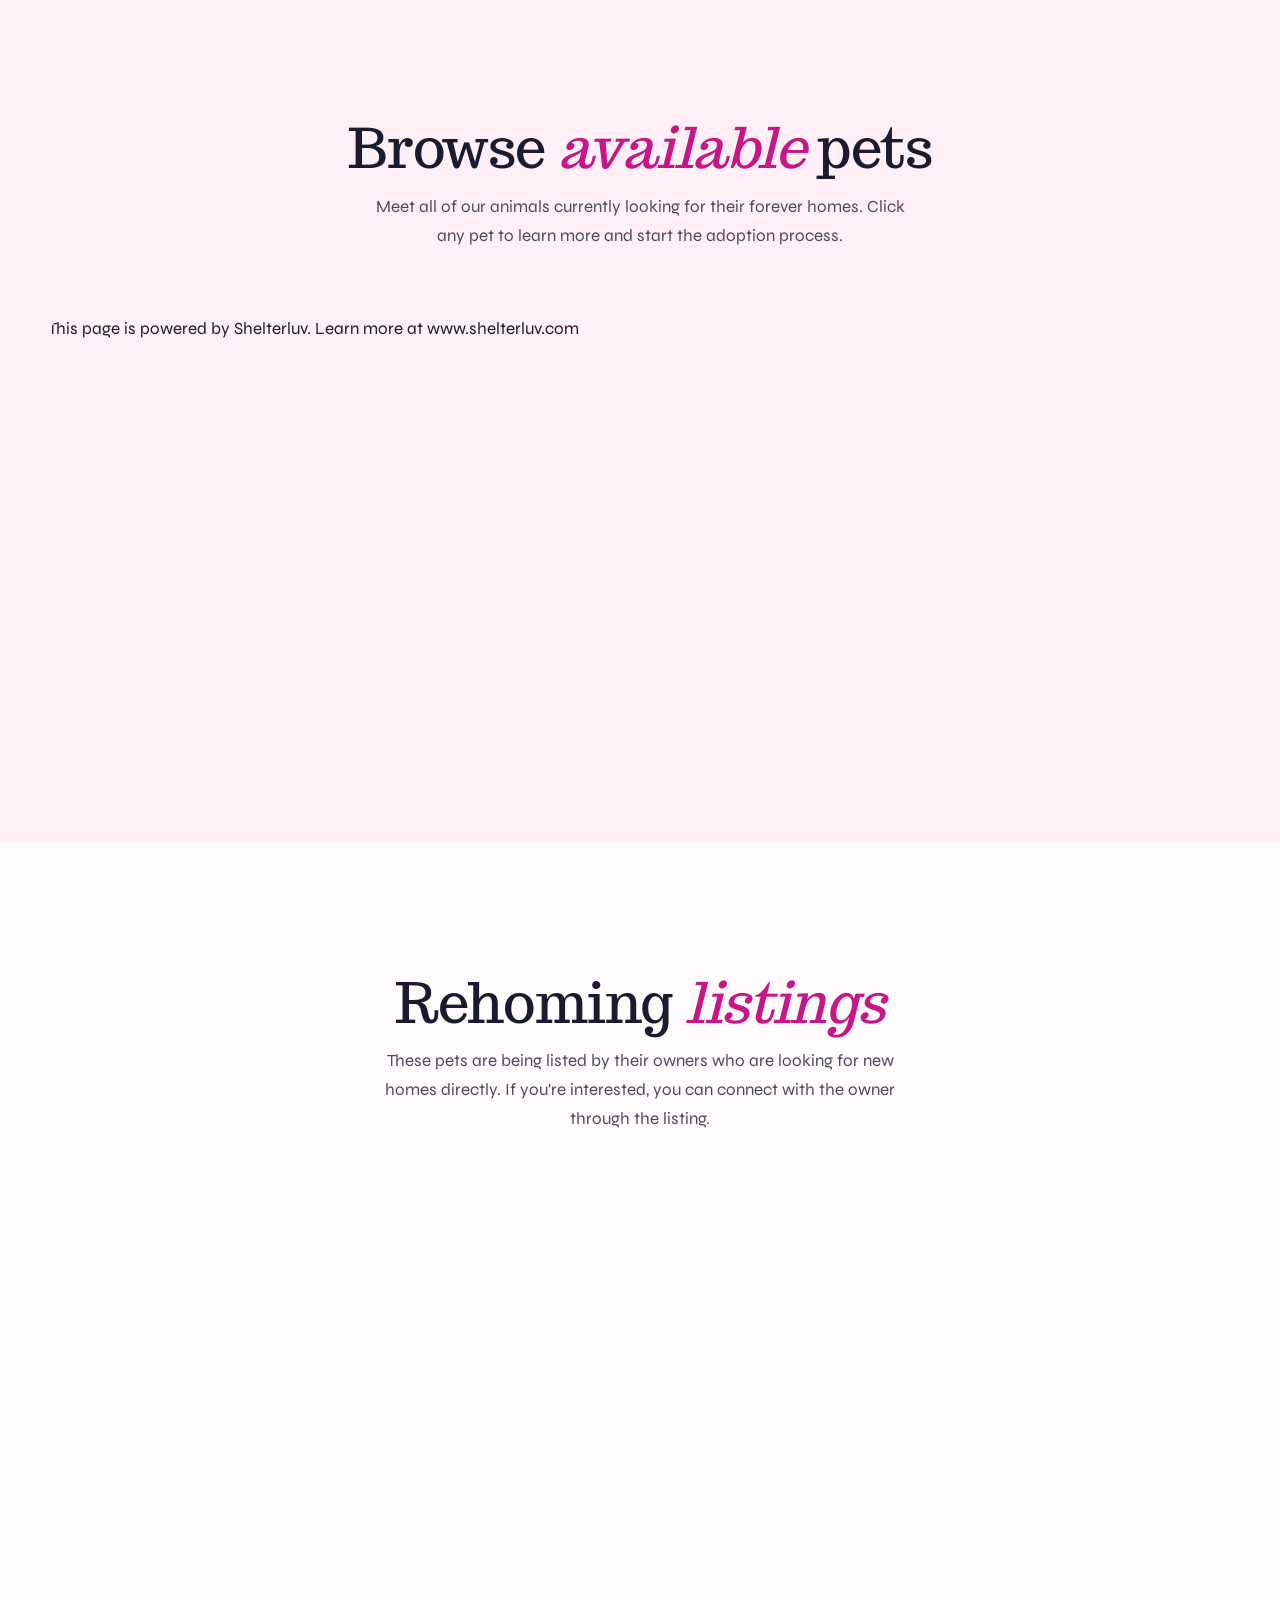
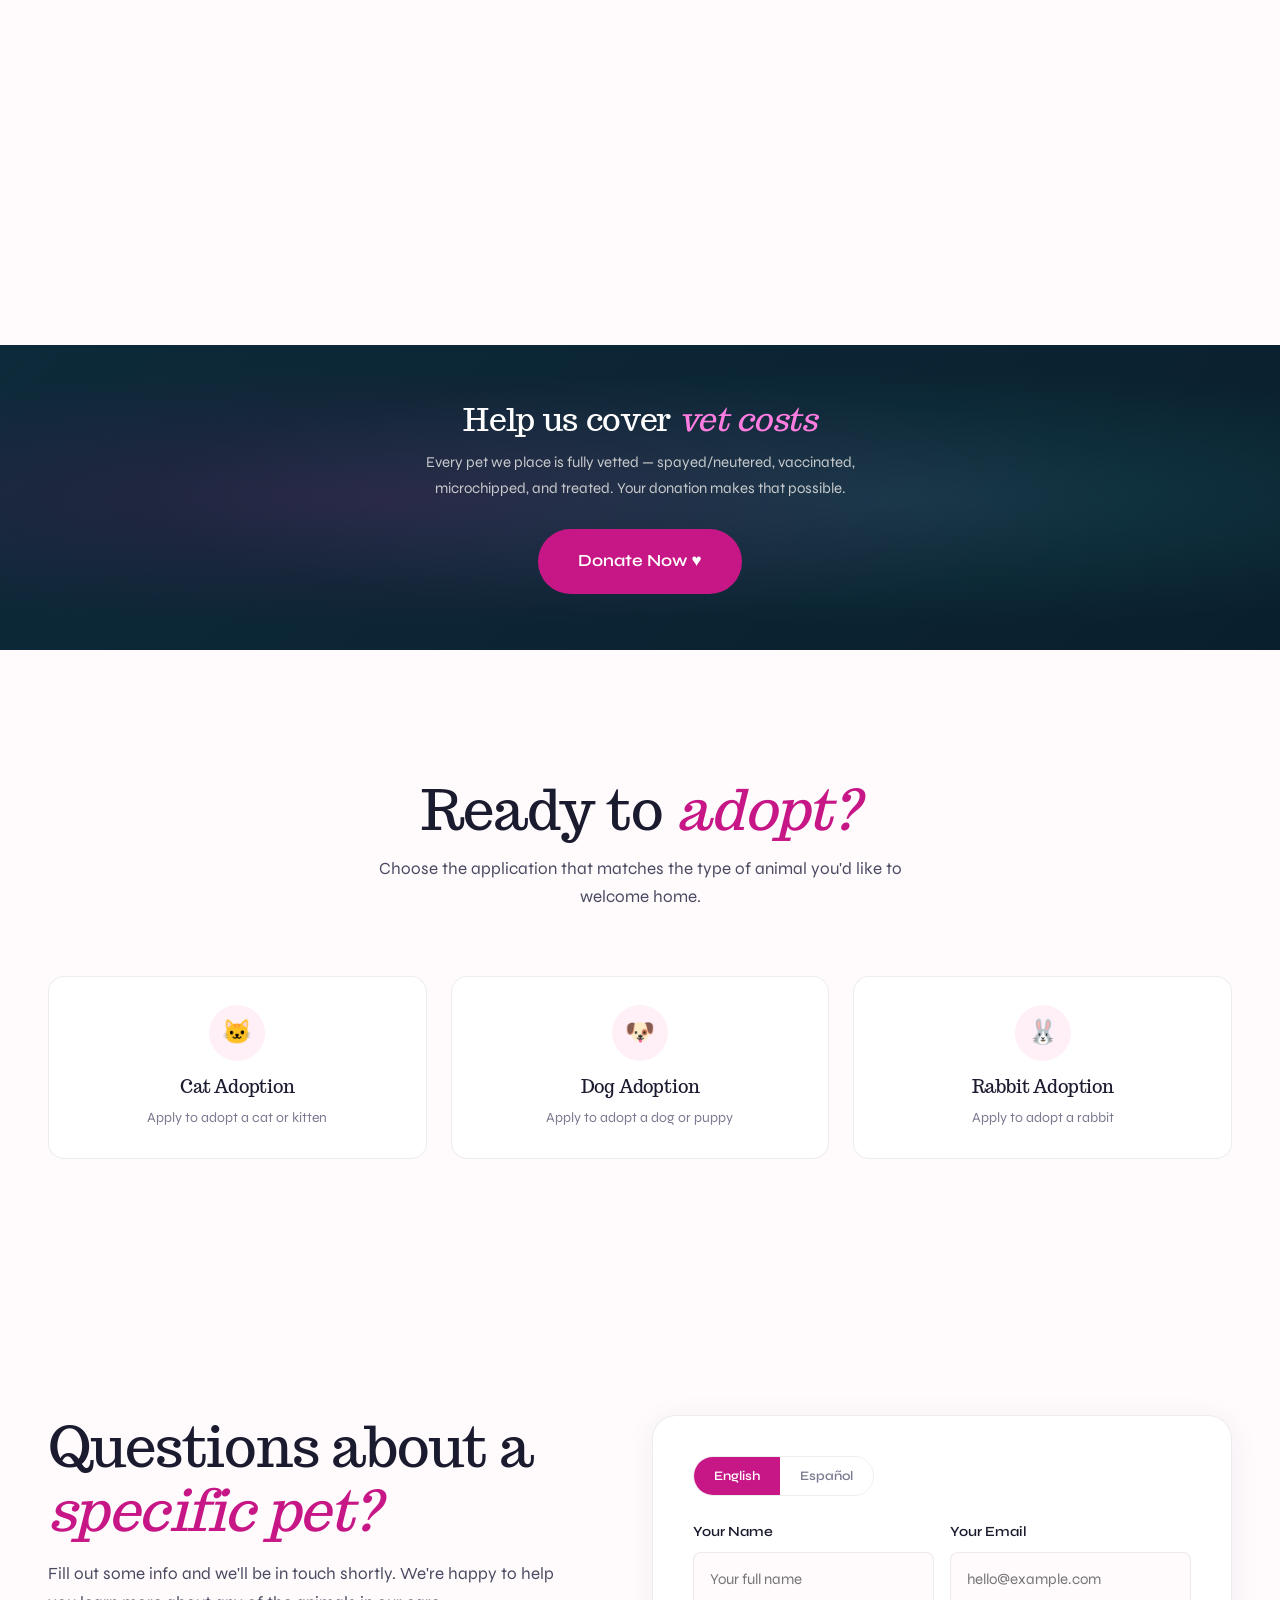
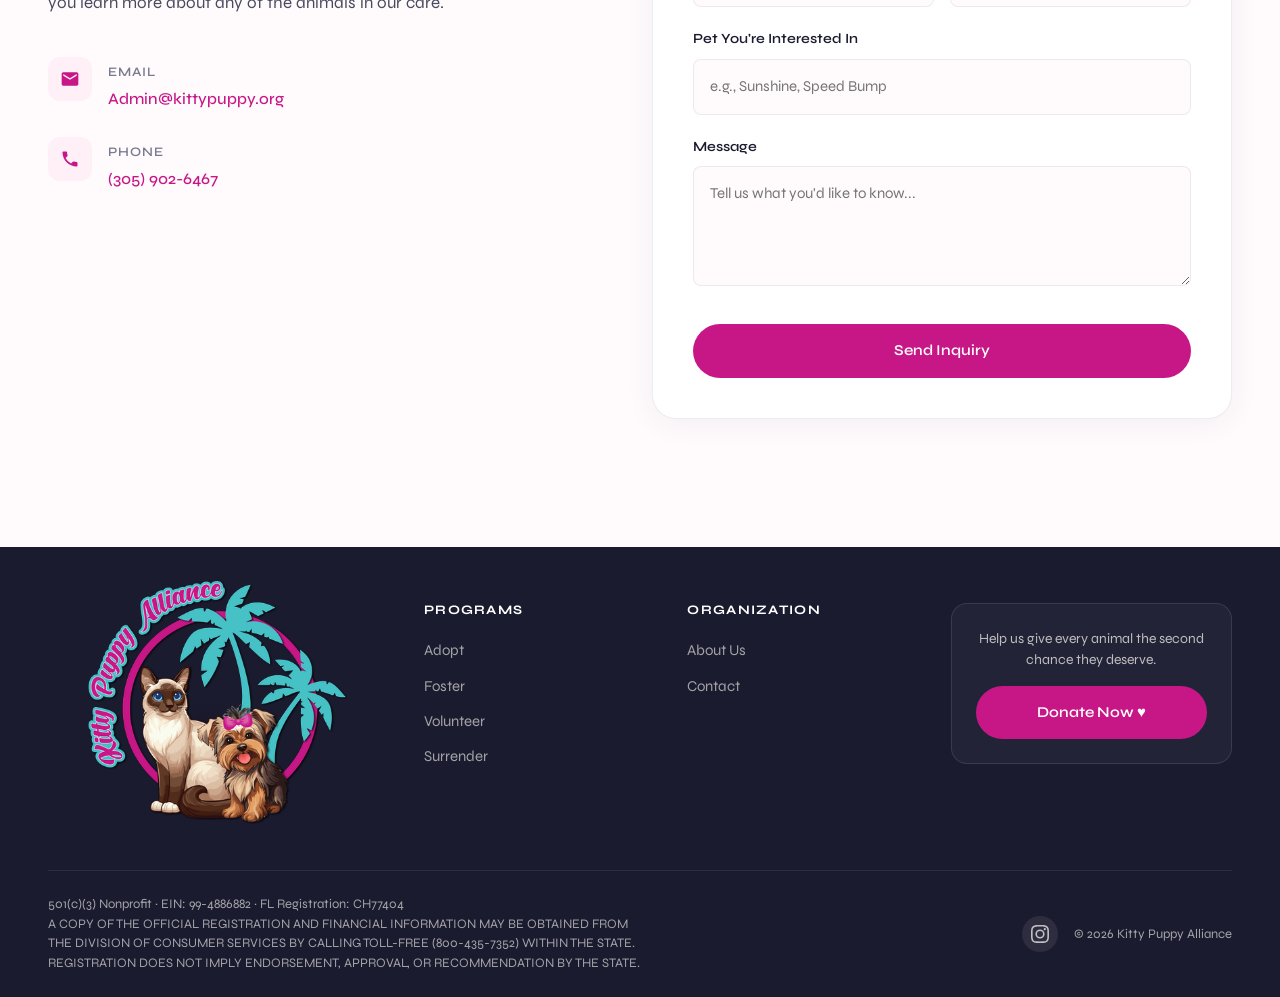
<file: adopt.html>
<!DOCTYPE html>
<html lang="en">
<head>
  <meta charset="UTF-8">
  <meta name="viewport" content="width=device-width, initial-scale=1.0">
  <title>Adopt — Kitty Puppy Alliance</title>
  <meta name="description" content="Adopt a cat, dog, or rabbit from Kitty Puppy Alliance. Every pet is fully vetted, spayed/neutered, vaccinated, and microchipped.">
  <link rel="canonical" href="https://kittypuppy.org/adopt.html">
  <link rel="icon" type="image/png" href="images/logo.png">
  <link rel="apple-touch-icon" href="images/logo.png">
  <meta property="og:type" content="website">
  <meta property="og:url" content="https://kittypuppy.org/adopt.html">
  <meta property="og:title" content="Adopt — Kitty Puppy Alliance">
  <meta property="og:description" content="Adopt a cat, dog, or rabbit from Kitty Puppy Alliance. Every pet is fully vetted, spayed/neutered, vaccinated, and microchipped.">
  <meta property="og:image" content="https://kittypuppy.org/images/og-image.jpg">
  <meta name="twitter:card" content="summary_large_image">
  <meta name="twitter:title" content="Adopt — Kitty Puppy Alliance">
  <meta name="twitter:description" content="Adopt a cat, dog, or rabbit from Kitty Puppy Alliance. Every pet is fully vetted, spayed/neutered, vaccinated, and microchipped.">
  <meta name="twitter:image" content="https://kittypuppy.org/images/og-image.jpg">
  <link rel="preconnect" href="https://fonts.googleapis.com">
  <link rel="preconnect" href="https://fonts.gstatic.com" crossorigin>
  <link href="https://fonts.googleapis.com/css2?family=Trocchi&family=Syne:wght@400;500;600;700&display=swap" rel="stylesheet">
  <link rel="stylesheet" href="styles.css">
</head>
<body>

  <div id="nav-include"></div>

  <!-- Page Hero -->
  <section class="page-hero">
    <div class="page-hero__bg">
      <div class="page-hero__shape page-hero__shape--1"></div>
      <div class="page-hero__shape page-hero__shape--2"></div>
    </div>
    <div class="container">
      <div class="page-hero__content">
        <span class="page-hero__eyebrow">Adopt</span>
        <h1>Find your <em>perfect</em> match</h1>
        <p class="page-hero__desc">Every pet in our care is fully vetted: spayed or neutered, vaccinated, microchipped, and tested for FeLV/FIV. They've done their waiting — now they just need someone to choose them.</p>
      </div>
    </div>
  </section>

  <!-- Quick Apply Banner -->
  <section class="adopt-quick-banner">
    <div class="adopt-quick-banner__glow"></div>
    <div class="container">
      <div class="adopt-quick-banner__inner reveal">
        <div class="adopt-quick-banner__text">
          <h2>Ready to take the <em>first step?</em></h2>
          <p>Start your adoption application now — we'll guide you through the rest.</p>
        </div>
        <div class="adopt-quick-banner__links">
          <a href="https://new.shelterluv.com/matchme/adopt/KPAI/Cat" class="adopt-quick-link" target="_blank" rel="noopener">
            <span class="adopt-quick-link__icon">&#128049;</span>
            <span class="adopt-quick-link__label">Adopt a Cat</span>
            <span class="adopt-quick-link__arrow">&rarr;</span>
          </a>
          <a href="https://new.shelterluv.com/matchme/adopt/KPAI/Dog" class="adopt-quick-link" target="_blank" rel="noopener">
            <span class="adopt-quick-link__icon">&#128054;</span>
            <span class="adopt-quick-link__label">Adopt a Dog</span>
            <span class="adopt-quick-link__arrow">&rarr;</span>
          </a>
          <a href="https://new.shelterluv.com/matchme/adopt/KPAI/Rabbit" class="adopt-quick-link" target="_blank" rel="noopener">
            <span class="adopt-quick-link__icon">&#128048;</span>
            <span class="adopt-quick-link__label">Adopt a Rabbit</span>
            <span class="adopt-quick-link__arrow">&rarr;</span>
          </a>
        </div>
      </div>
    </div>
  </section>

  <!-- Adoption Spotlight — Featured Long-Term Residents -->
  <section>
    <div class="container">
      <div class="programs__header reveal">
        <h2>Adoption <em>spotlight</em></h2>
        <p>These are the animals who've been with us the longest — the ones who've waited patiently for their chance at a real home.</p>
      </div>
      <div class="pets__grid">
        <div class="pet-card reveal reveal-delay-1">
          <div class="pet-card__image">
            <img src="images/adopt-sunshine.jpg" alt="Sunshine available for adoption" loading="lazy">
          </div>
          <div class="pet-card__info">
            <h3 class="pet-card__name">Sunshine</h3>
            <div class="pet-card__status">Long-term resident</div>
            <p class="pet-card__desc">Sunshine has been waiting patiently for the right person to see just how special she is. She's ready for her forever home — could it be yours?</p>
            <a href="#browse-pets" class="btn btn--primary">View Available Cats</a>
          </div>
        </div>
        <div class="pet-card reveal reveal-delay-2">
          <div class="pet-card__image">
            <img src="images/adopt-speedbump.jpg" alt="Speed Bump available for adoption" loading="lazy">
          </div>
          <div class="pet-card__info">
            <h3 class="pet-card__name">Speed Bump</h3>
            <div class="pet-card__status">Long-term resident</div>
            <p class="pet-card__desc">Speed Bump's unique name matches his unique personality. He's been looking for someone to share his days with — and he's got so much love to give.</p>
            <a href="#browse-pets" class="btn btn--primary">View Available Cats</a>
          </div>
        </div>
      </div>
    </div>
  </section>

  <!-- Browse All Available Pets (Shelterluv Embed) -->
  <section class="programs" id="browse-pets">
    <div class="container">
      <div class="programs__header reveal">
        <h2>Browse <em>available</em> pets</h2>
        <p>Meet all of our animals currently looking for their forever homes. Click any pet to learn more and start the adoption process.</p>
      </div>
      <div class="shelterluv-wrap reveal">
        <div id="shelterluv_wrap_1774493877"></div>
        <div>This page is powered by Shelterluv. Learn more at <a href="https://www.shelterluv.com/" target="_blank">www.shelterluv.com</a></div>
        <script type="text/javascript" src="https://new.shelterluv.com/misc/shelterluv_embed.js"></script>
        <script type="text/javascript" defer>
          var sourceDomain="https://new.shelterluv.com";
          var base_path="";
          var GID = 54057;
          var filters = [];
          EmbedAvailablePets("shelterluv_wrap_1774493877",GID,filters, 1,sourceDomain,base_path,2);
        </script>
        <noscript>
          <p style="text-align: center; padding: 2rem;">
            <a href="https://new.shelterluv.com/matchme/adopt/KPAI" target="_blank" rel="noopener" class="btn btn--primary btn--lg">View All Available Pets on Shelterluv</a>
          </p>
        </noscript>
      </div>
    </div>
  </section>

  <!-- Direct-From-Owner Rehoming Listings -->
  <section>
    <div class="container container--narrow">
      <div class="programs__header reveal">
        <h2>Rehoming <em>listings</em></h2>
        <p>These pets are being listed by their owners who are looking for new homes directly. If you're interested, you can connect with the owner through the listing.</p>
      </div>
      <div class="shelterluv-wrap reveal">
        <div class="petlist-container"><iframe name="referred_pet_list_frame" height="610" src="https://rehome.adoptapet.com/embeds/referred-pet-list/234967" scrolling="auto" style="width: 100%; max-width: 100%; border: none; border-radius: 16px;"></iframe></div>
      </div>
    </div>
  </section>

  <!-- Donate CTA Banner -->
  <section class="donate-banner">
    <div class="container">
      <div class="donate-banner__inner">
        <h3>Help us cover <em>vet costs</em></h3>
        <p>Every pet we place is fully vetted — spayed/neutered, vaccinated, microchipped, and treated. Your donation makes that possible.</p>
        <a href="https://checkout.shelterluv.com/donate/KPAI" class="btn btn--primary btn--lg" target="_blank" rel="noopener">Donate Now &hearts;</a>
      </div>
    </div>
  </section>

  <!-- Adoption Application Links -->
  <section>
    <div class="container">
      <div class="programs__header reveal">
        <h2>Ready to <em>adopt?</em></h2>
        <p>Choose the application that matches the type of animal you'd like to welcome home.</p>
      </div>
      <div class="forms-grid reveal">
        <a href="https://new.shelterluv.com/matchme/adopt/KPAI/Cat" class="form-link-card" target="_blank" rel="noopener">
          <div class="form-link-card__icon">&#128049;</div>
          <h4>Cat Adoption</h4>
          <p>Apply to adopt a cat or kitten</p>
        </a>
        <a href="https://new.shelterluv.com/matchme/adopt/KPAI/Dog" class="form-link-card" target="_blank" rel="noopener">
          <div class="form-link-card__icon">&#128054;</div>
          <h4>Dog Adoption</h4>
          <p>Apply to adopt a dog or puppy</p>
        </a>
        <a href="https://new.shelterluv.com/matchme/adopt/KPAI/Rabbit" class="form-link-card" target="_blank" rel="noopener">
          <div class="form-link-card__icon">&#128048;</div>
          <h4>Rabbit Adoption</h4>
          <p>Apply to adopt a rabbit</p>
        </a>
      </div>
    </div>
  </section>

  <!-- Contact about a pet -->
  <section>
    <div class="container">
      <div class="contact__inner">
        <div class="contact__info reveal-left">
          <h2>Questions about a <em>specific pet?</em></h2>
          <p>Fill out some info and we'll be in touch shortly. We're happy to help you learn more about any of the animals in our care.</p>
          <div class="contact__detail">
            <div class="contact__detail-icon">
              <svg xmlns="http://www.w3.org/2000/svg" viewBox="0 0 24 24"><path d="M20 4H4c-1.1 0-2 .9-2 2v12c0 1.1.9 2 2 2h16c1.1 0 2-.9 2-2V6c0-1.1-.9-2-2-2zm0 4l-8 5-8-5V6l8 5 8-5v2z"/></svg>
            </div>
            <div class="contact__detail-text">
              <div class="contact__detail-label">Email</div>
              <div class="contact__detail-value"><a href="mailto:Admin@kittypuppy.org">Admin@kittypuppy.org</a></div>
            </div>
          </div>
          <div class="contact__detail">
            <div class="contact__detail-icon">
              <svg xmlns="http://www.w3.org/2000/svg" viewBox="0 0 24 24"><path d="M6.62 10.79a15.053 15.053 0 006.59 6.59l2.2-2.2a1.003 1.003 0 011.01-.24c1.12.37 2.33.57 3.57.57.55 0 1 .45 1 1V20c0 .55-.45 1-1 1-9.39 0-17-7.61-17-17 0-.55.45-1 1-1h3.5c.55 0 1 .45 1 1 0 1.25.2 2.45.57 3.57.1.31.03.66-.25 1.02l-2.2 2.2z"/></svg>
            </div>
            <div class="contact__detail-text">
              <div class="contact__detail-label">Phone</div>
              <div class="contact__detail-value"><a href="tel:+13059026467">(305) 902-6467</a></div>
            </div>
          </div>
        </div>
        <form class="form reveal-right" action="https://formspree.io/f/xvzdnaza" method="POST" data-lang-form>
          <input type="hidden" name="_subject" value="New Adoption Inquiry — KPA Website">
          <div class="form__lang-toggle">
            <button type="button" class="form__lang-btn selected" data-lang="en">English</button>
            <button type="button" class="form__lang-btn" data-lang="es">Espa&ntilde;ol</button>
          </div>
          <div class="form__row">
            <div class="form__group">
              <label class="form__label" for="pet-name" data-en="Your Name" data-es="Su nombre">Your Name</label>
              <input class="form__input" type="text" id="pet-name" name="name" data-en-ph="Your full name" data-es-ph="Su nombre completo" placeholder="Your full name" required>
            </div>
            <div class="form__group">
              <label class="form__label" for="pet-email" data-en="Your Email" data-es="Su correo electr&oacute;nico">Your Email</label>
              <input class="form__input" type="email" id="pet-email" name="email" data-en-ph="hello@example.com" data-es-ph="hola@ejemplo.com" placeholder="hello@example.com" required>
            </div>
          </div>
          <div class="form__group">
            <label class="form__label" for="pet-interest" data-en="Pet You're Interested In" data-es="Mascota que le interesa">Pet You're Interested In</label>
            <input class="form__input" type="text" id="pet-interest" name="pet" data-en-ph="e.g., Sunshine, Speed Bump" data-es-ph="ej., Sunshine, Speed Bump" placeholder="e.g., Sunshine, Speed Bump">
          </div>
          <div class="form__group">
            <label class="form__label" for="pet-message" data-en="Message" data-es="Mensaje">Message</label>
            <textarea class="form__textarea" id="pet-message" name="message" data-en-ph="Tell us what you'd like to know..." data-es-ph="Cu&eacute;ntenos qu&eacute; le gustar&iacute;a saber..." placeholder="Tell us what you'd like to know..." required></textarea>
          </div>
          <button type="submit" class="btn btn--primary" data-en="Send Inquiry" data-es="Enviar consulta">Send Inquiry</button>
        </form>
      </div>
    </div>
  </section>

  <div id="footer-include"></div>
  <div id="donate-modal-include"></div>

  <script src="script.js"></script>
</body>
</html>
</file>
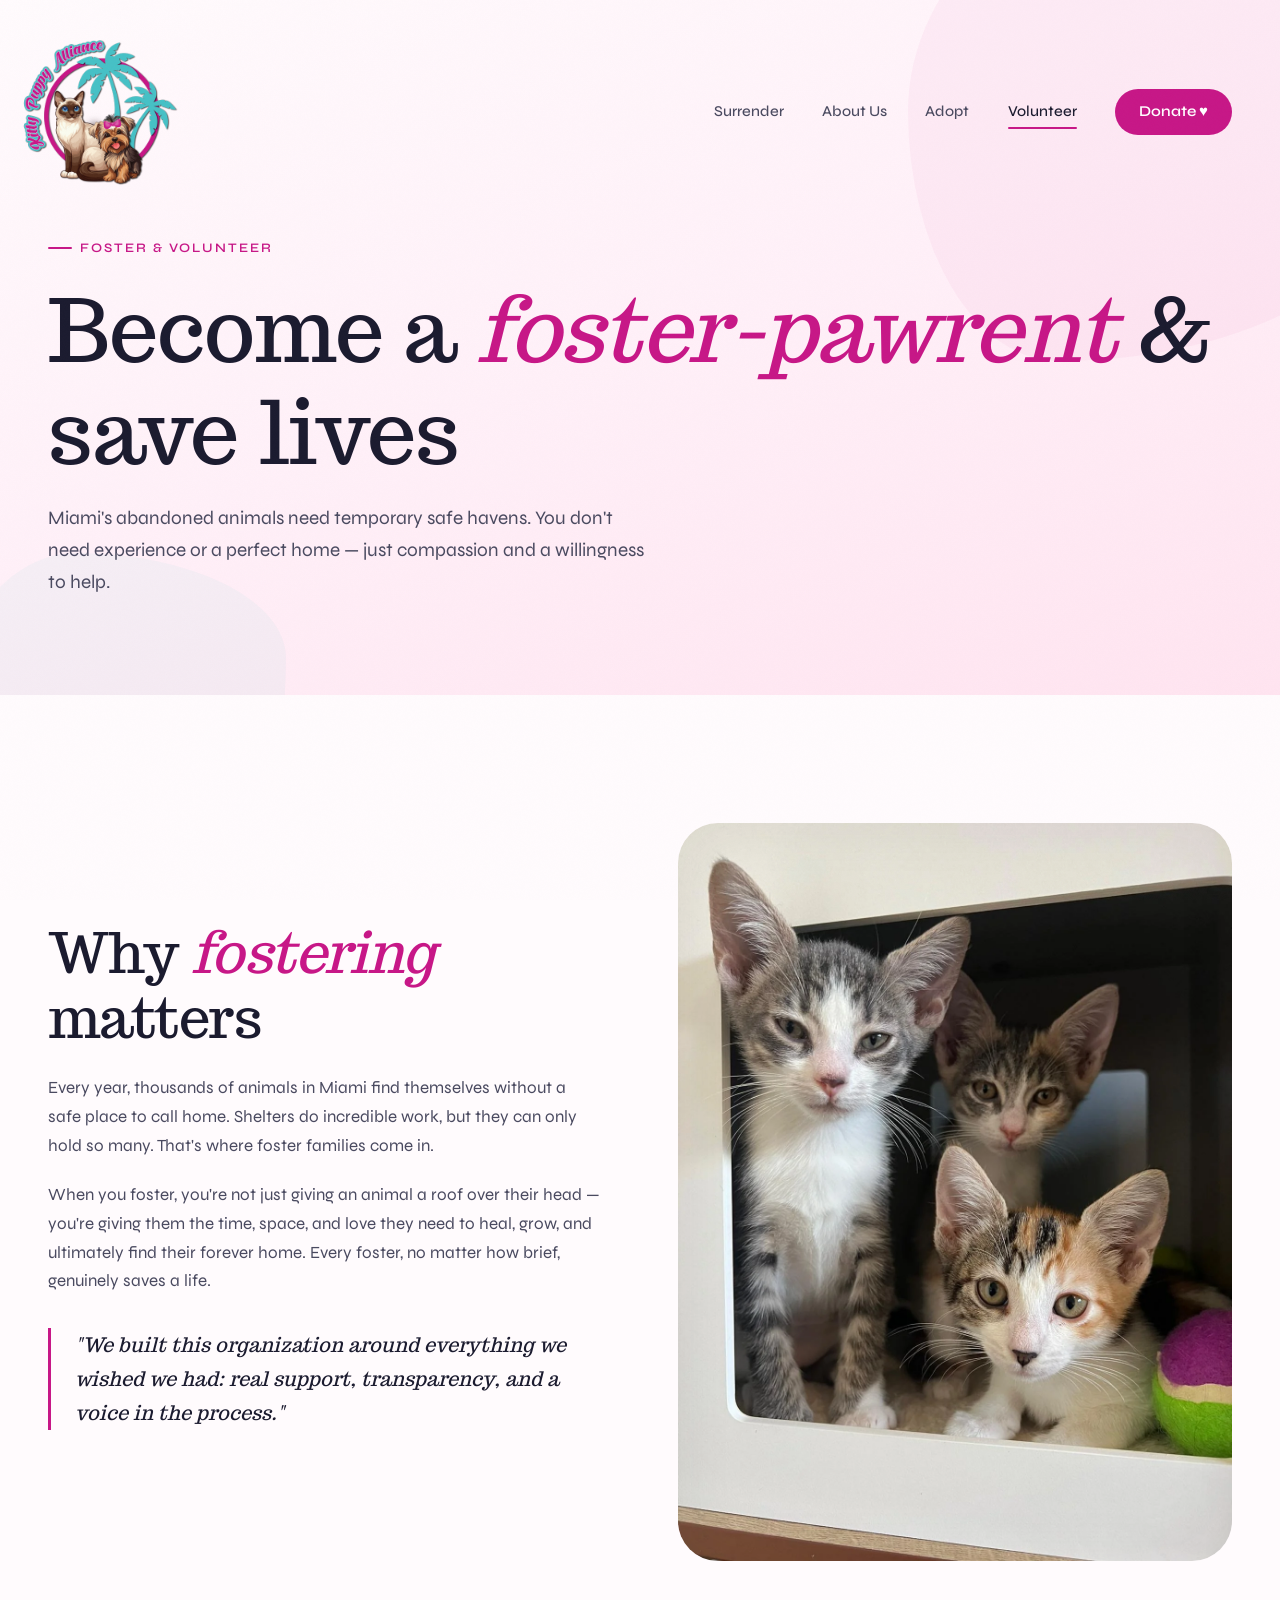
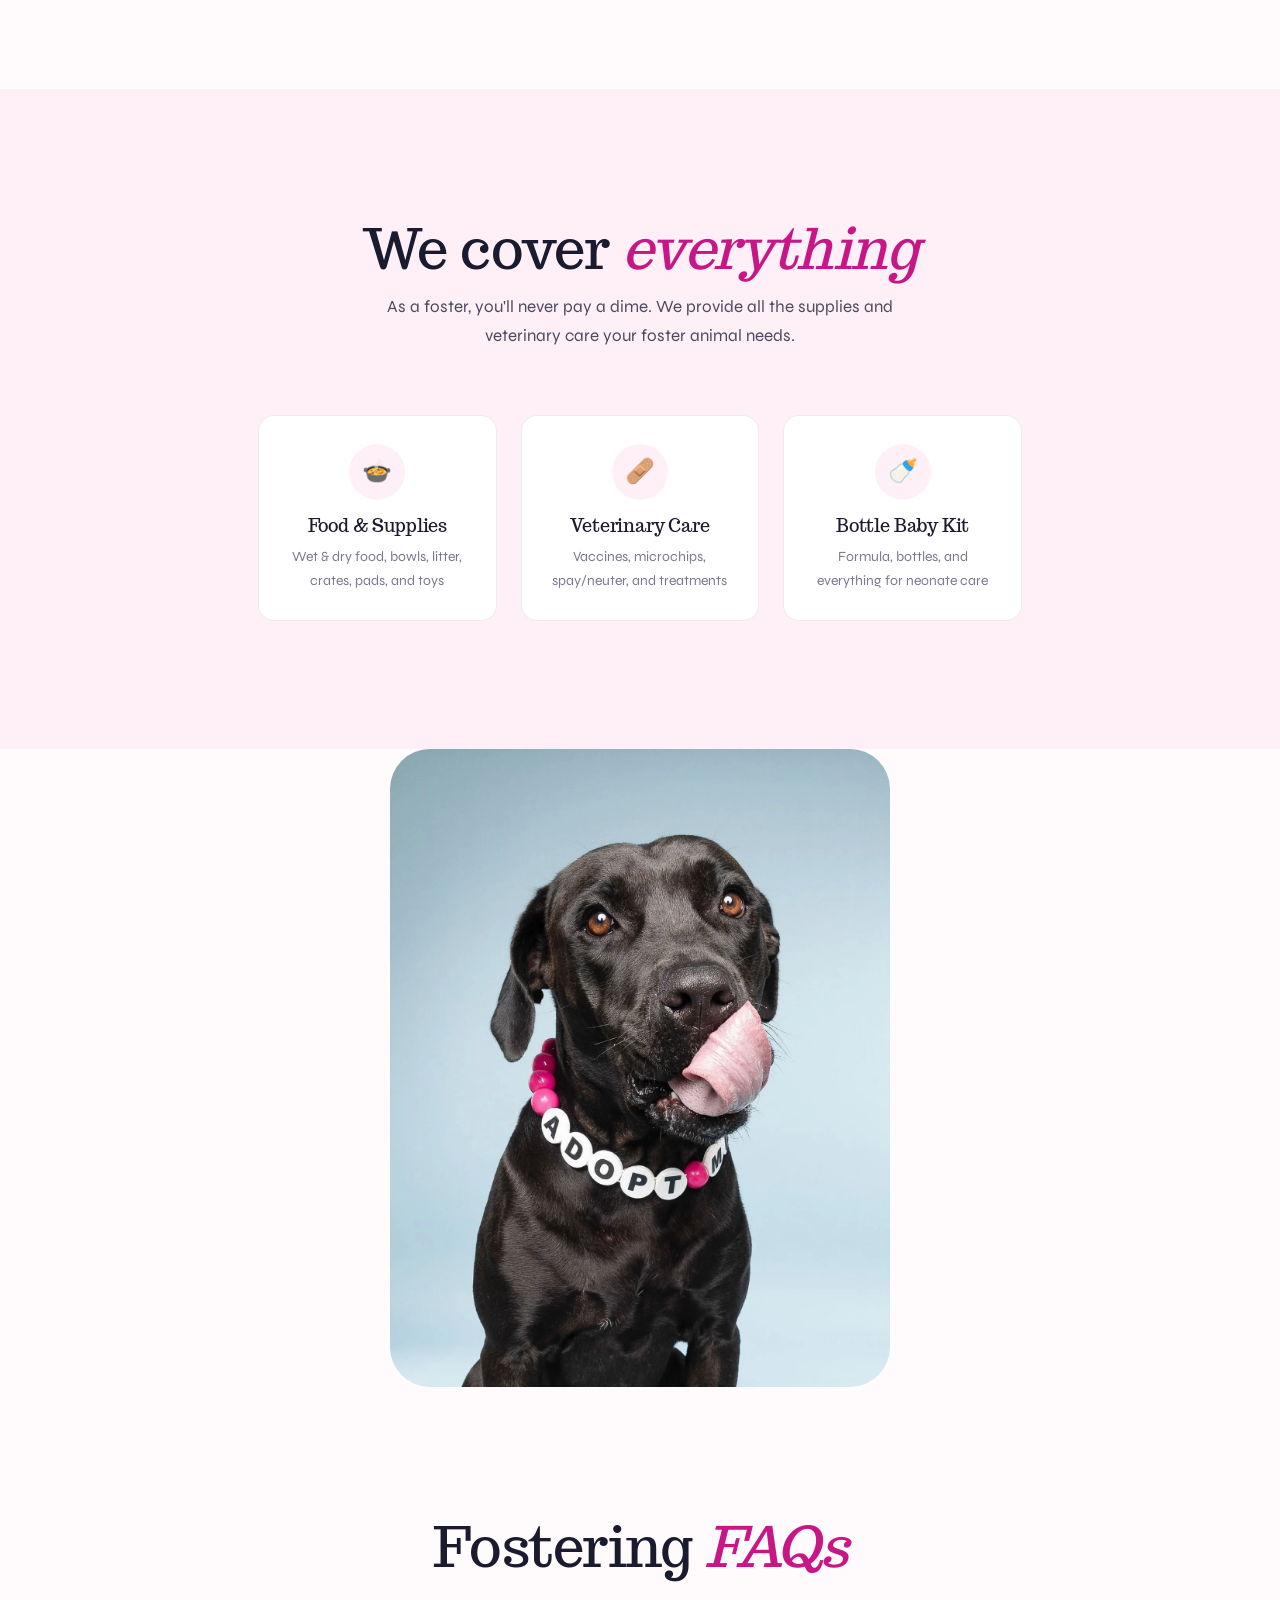
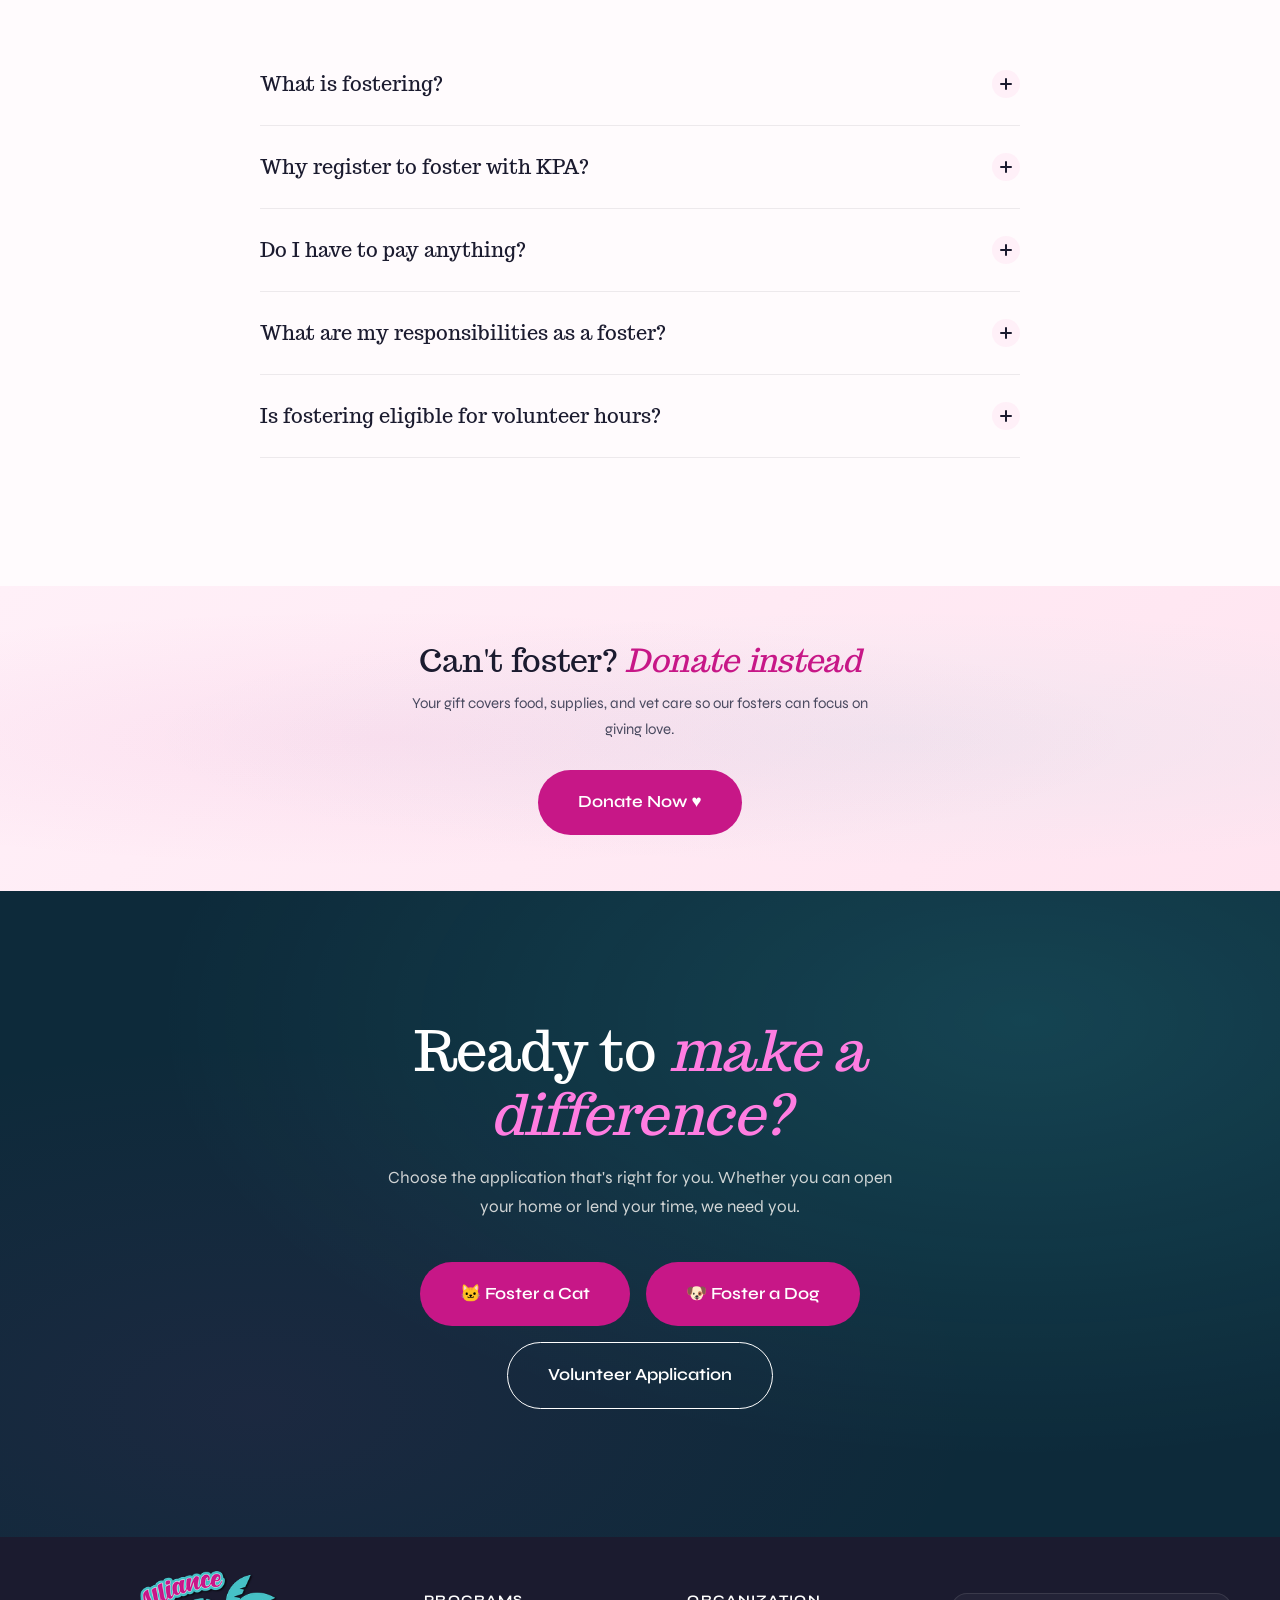
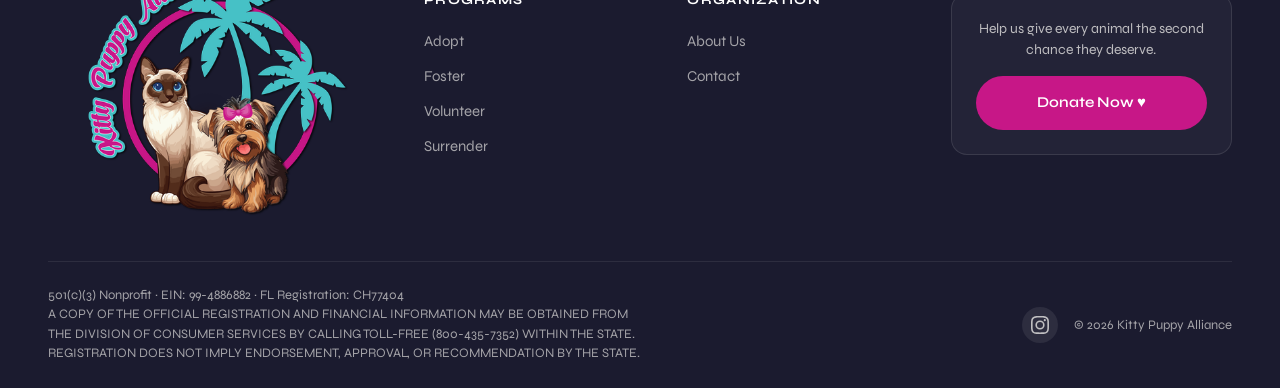
<file: foster.html>
<!DOCTYPE html>
<html lang="en">
<head>
  <meta charset="UTF-8">
  <meta name="viewport" content="width=device-width, initial-scale=1.0">
  <title>Foster &amp; Volunteer — Kitty Puppy Alliance</title>
  <meta name="description" content="Become a foster parent or volunteer with Kitty Puppy Alliance. We cover all supplies and vet care — you just provide love.">
  <link rel="canonical" href="https://kittypuppy.org/foster.html">
  <link rel="icon" type="image/png" href="images/logo.png">
  <link rel="apple-touch-icon" href="images/logo.png">
  <meta property="og:type" content="website">
  <meta property="og:url" content="https://kittypuppy.org/foster.html">
  <meta property="og:title" content="Foster & Volunteer — Kitty Puppy Alliance">
  <meta property="og:description" content="Become a foster parent or volunteer with Kitty Puppy Alliance. We cover all supplies and vet care — you just provide love.">
  <meta property="og:image" content="https://kittypuppy.org/images/og-image.jpg">
  <meta name="twitter:card" content="summary_large_image">
  <meta name="twitter:title" content="Foster & Volunteer — Kitty Puppy Alliance">
  <meta name="twitter:description" content="Become a foster parent or volunteer with Kitty Puppy Alliance. We cover all supplies and vet care — you just provide love.">
  <meta name="twitter:image" content="https://kittypuppy.org/images/og-image.jpg">
  <link rel="preconnect" href="https://fonts.googleapis.com">
  <link rel="preconnect" href="https://fonts.gstatic.com" crossorigin>
  <link href="https://fonts.googleapis.com/css2?family=Trocchi&family=Syne:wght@400;500;600;700&display=swap" rel="stylesheet">
  <link rel="stylesheet" href="styles.css">
</head>
<body>

  <div id="nav-include"></div>

  <!-- Page Hero -->
  <section class="page-hero">
    <div class="page-hero__bg">
      <div class="page-hero__shape page-hero__shape--1"></div>
      <div class="page-hero__shape page-hero__shape--2"></div>
    </div>
    <div class="container">
      <div class="page-hero__content">
        <span class="page-hero__eyebrow">Foster &amp; Volunteer</span>
        <h1>Become a <em>foster-pawrent</em> &amp; save lives</h1>
        <p class="page-hero__desc">Miami's abandoned animals need temporary safe havens. You don't need experience or a perfect home — just compassion and a willingness to help.</p>
      </div>
    </div>
  </section>

  <!-- Intro + Image -->
  <section>
    <div class="container">
      <div class="story__grid">
        <div class="story__text reveal-left">
          <h2>Why <em>fostering</em> matters</h2>
          <p>Every year, thousands of animals in Miami find themselves without a safe place to call home. Shelters do incredible work, but they can only hold so many. That's where foster families come in.</p>
          <p>When you foster, you're not just giving an animal a roof over their head — you're giving them the time, space, and love they need to heal, grow, and ultimately find their forever home. Every foster, no matter how brief, genuinely saves a life.</p>
          <blockquote>"We built this organization around everything we wished we had: real support, transparency, and a voice in the process."</blockquote>
        </div>
        <div class="story__image reveal-right">
          <img src="images/foster-animals.jpg" alt="Foster animals at Kitty Puppy Alliance" loading="lazy">
        </div>
      </div>
    </div>
  </section>

  <!-- What We Provide -->
  <section class="programs">
    <div class="container container--narrow">
      <div class="programs__header reveal">
        <h2>We cover <em>everything</em></h2>
        <p>As a foster, you'll never pay a dime. We provide all the supplies and veterinary care your foster animal needs.</p>
      </div>
      <div class="forms-grid reveal">
        <div class="form-link-card" style="cursor: default;">
          <div class="form-link-card__icon">&#127858;</div>
          <h4>Food &amp; Supplies</h4>
          <p>Wet &amp; dry food, bowls, litter, crates, pads, and toys</p>
        </div>
        <div class="form-link-card" style="cursor: default;">
          <div class="form-link-card__icon">&#129657;</div>
          <h4>Veterinary Care</h4>
          <p>Vaccines, microchips, spay/neuter, and treatments</p>
        </div>
        <div class="form-link-card" style="cursor: default;">
          <div class="form-link-card__icon">&#127868;</div>
          <h4>Bottle Baby Kit</h4>
          <p>Formula, bottles, and everything for neonate care</p>
        </div>
      </div>
    </div>
  </section>

  <!-- Image break -->
  <section style="padding-top: 0; padding-bottom: 0;">
    <div class="container">
      <div class="reveal" style="max-width: 500px; margin: 0 auto; border-radius: var(--radius-xl); overflow: hidden;">
        <img src="images/foster-pets.jpg" alt="Foster pets at Kitty Puppy Alliance" loading="lazy" style="width: 100%; height: auto; display: block;">
      </div>
    </div>
  </section>

  <!-- FAQ -->
  <section>
    <div class="container container--narrow">
      <div class="programs__header reveal">
        <h2>Fostering <em>FAQs</em></h2>
      </div>
      <div class="faq__list">
        <div class="faq-item reveal reveal-delay-1">
          <button class="faq-item__question">
            What is fostering?
            <span class="faq-item__icon">+</span>
          </button>
          <div class="faq-item__answer">
            <p>Fostering means temporarily opening your home to an animal in need. There are three main commitment options: short stays (a few days for emergencies), two-week quarantine periods for new intakes, or longer-term care until the animal finds their forever home. Every foster, no matter how brief, genuinely saves a life.</p>
          </div>
        </div>
        <div class="faq-item reveal reveal-delay-2">
          <button class="faq-item__question">
            Why register to foster with KPA?
            <span class="faq-item__icon">+</span>
          </button>
          <div class="faq-item__answer">
            <p>We built our organization around everything we wished we had as fosters: real support, transparency, and a voice in the process. You'll have access to a foster group chat, regular meetups, involvement in the adoption process, and a team that genuinely values your time and effort.</p>
          </div>
        </div>
        <div class="faq-item reveal reveal-delay-3">
          <button class="faq-item__question">
            Do I have to pay anything?
            <span class="faq-item__icon">+</span>
          </button>
          <div class="faq-item__answer">
            <p>No. We cover everything: wet and dry food, bowls, litter, crates, pads, toys, formula and bottles for bottle babies, vaccines, microchips, spay/neuter, and all medical treatments. You provide the love — we handle the rest.</p>
          </div>
        </div>
        <div class="faq-item reveal reveal-delay-4">
          <button class="faq-item__question">
            What are my responsibilities as a foster?
            <span class="faq-item__icon">+</span>
          </button>
          <div class="faq-item__answer">
            <p>Foster animals must be kept indoors with appropriate meals and enrichment. Dogs need regular walks. You'll take photos and videos for adoption listings and participate in virtual interviews with potential adopters. Supplies can be picked up in Homestead, Cutler Bay, and Kendall.</p>
          </div>
        </div>
        <div class="faq-item reveal reveal-delay-4">
          <button class="faq-item__question">
            Is fostering eligible for volunteer hours?
            <span class="faq-item__icon">+</span>
          </button>
          <div class="faq-item__answer">
            <p>Yes! Fostering is eligible for volunteer hours for students with parental written consent and active parental involvement throughout the foster period.</p>
          </div>
        </div>
      </div>
    </div>
  </section>

  <!-- Donate CTA Banner -->
  <section class="donate-banner donate-banner--light">
    <div class="container">
      <div class="donate-banner__inner">
        <h3>Can't foster? <em>Donate instead</em></h3>
        <p>Your gift covers food, supplies, and vet care so our fosters can focus on giving love.</p>
        <a href="https://checkout.shelterluv.com/donate/KPAI" class="btn btn--primary btn--lg" target="_blank" rel="noopener">Donate Now &hearts;</a>
      </div>
    </div>
  </section>

  <!-- Apply -->
  <section class="support">
    <div class="container">
      <div style="text-align: center; max-width: 680px; margin: 0 auto;" class="reveal">
        <h2 style="color: var(--white); margin-bottom: 1rem;">Ready to <em style="color: var(--accent-gold);">make a difference?</em></h2>
        <p style="color: rgba(255,253,249,0.8); margin: 0 auto 2.5rem; max-width: 540px;">Choose the application that's right for you. Whether you can open your home or lend your time, we need you.</p>
        <div style="display: flex; flex-wrap: wrap; gap: 1rem; justify-content: center;">
          <a href="https://new.shelterluv.com/matchme/foster/KPAI/Cat" class="btn btn--primary btn--lg" target="_blank" rel="noopener">&#128049; Foster a Cat</a>
          <a href="https://new.shelterluv.com/matchme/foster/KPAI/Dog" class="btn btn--primary btn--lg" target="_blank" rel="noopener">&#128054; Foster a Dog</a>
          <a href="https://new.shelterluv.com/form/volunteer/KPAI/51851-volunteer-application" class="btn btn--secondary btn--lg" style="border-color: var(--white); color: var(--white);" target="_blank" rel="noopener">Volunteer Application</a>
        </div>
      </div>
    </div>
  </section>

  <div id="footer-include"></div>
  <div id="donate-modal-include"></div>

  <script src="script.js"></script>
</body>
</html>
</file>
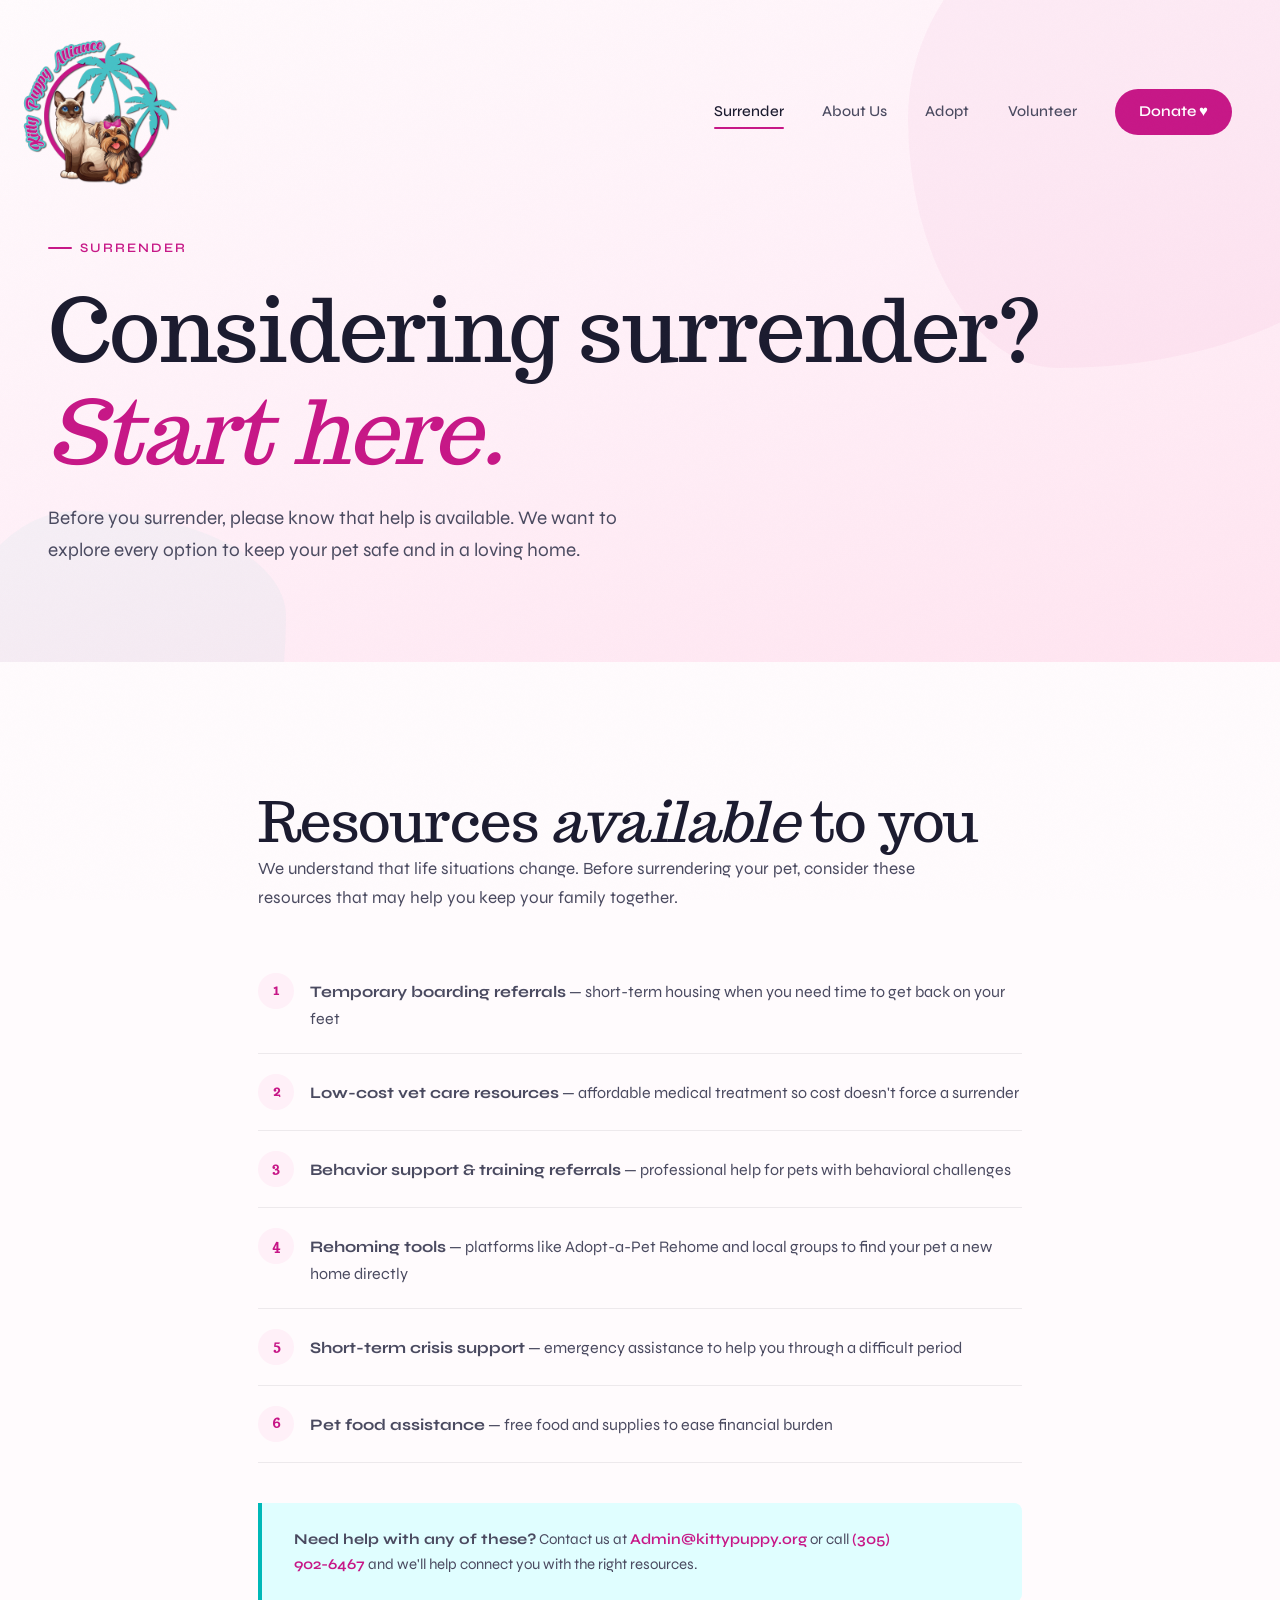
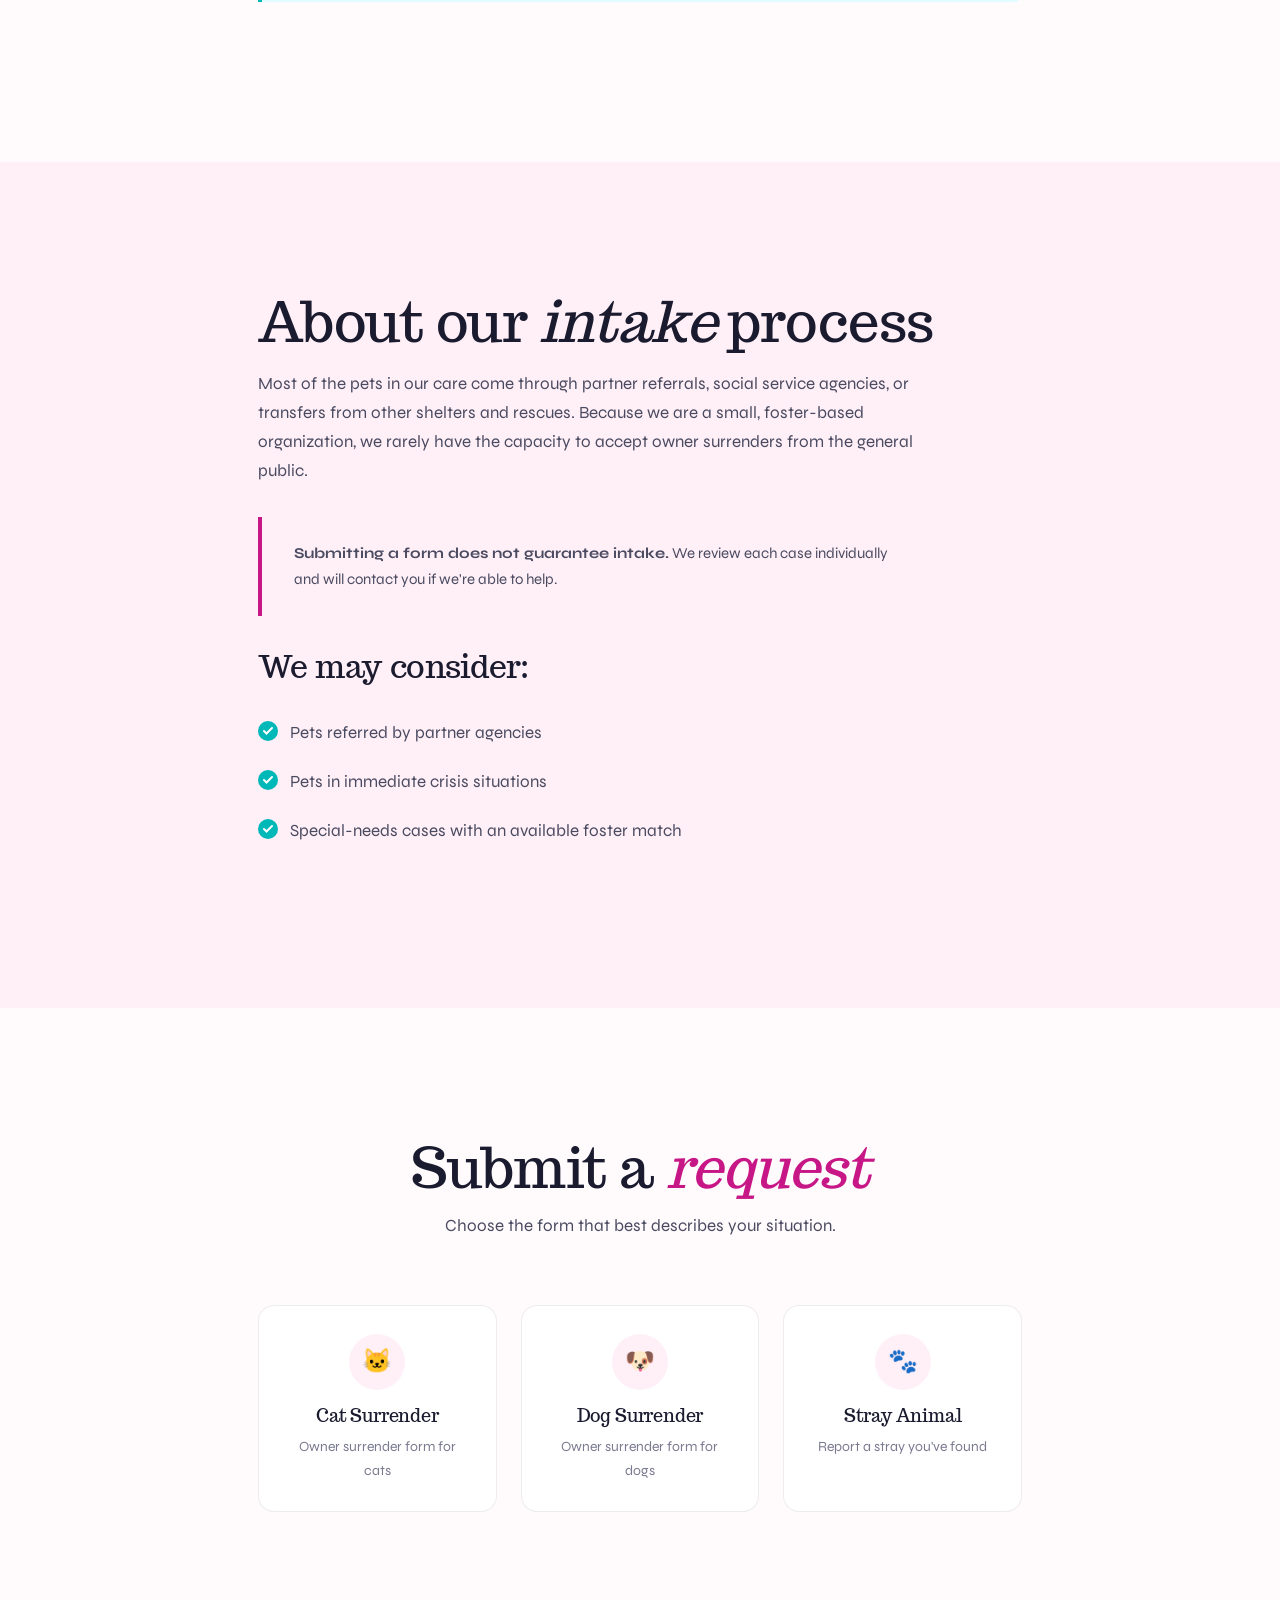
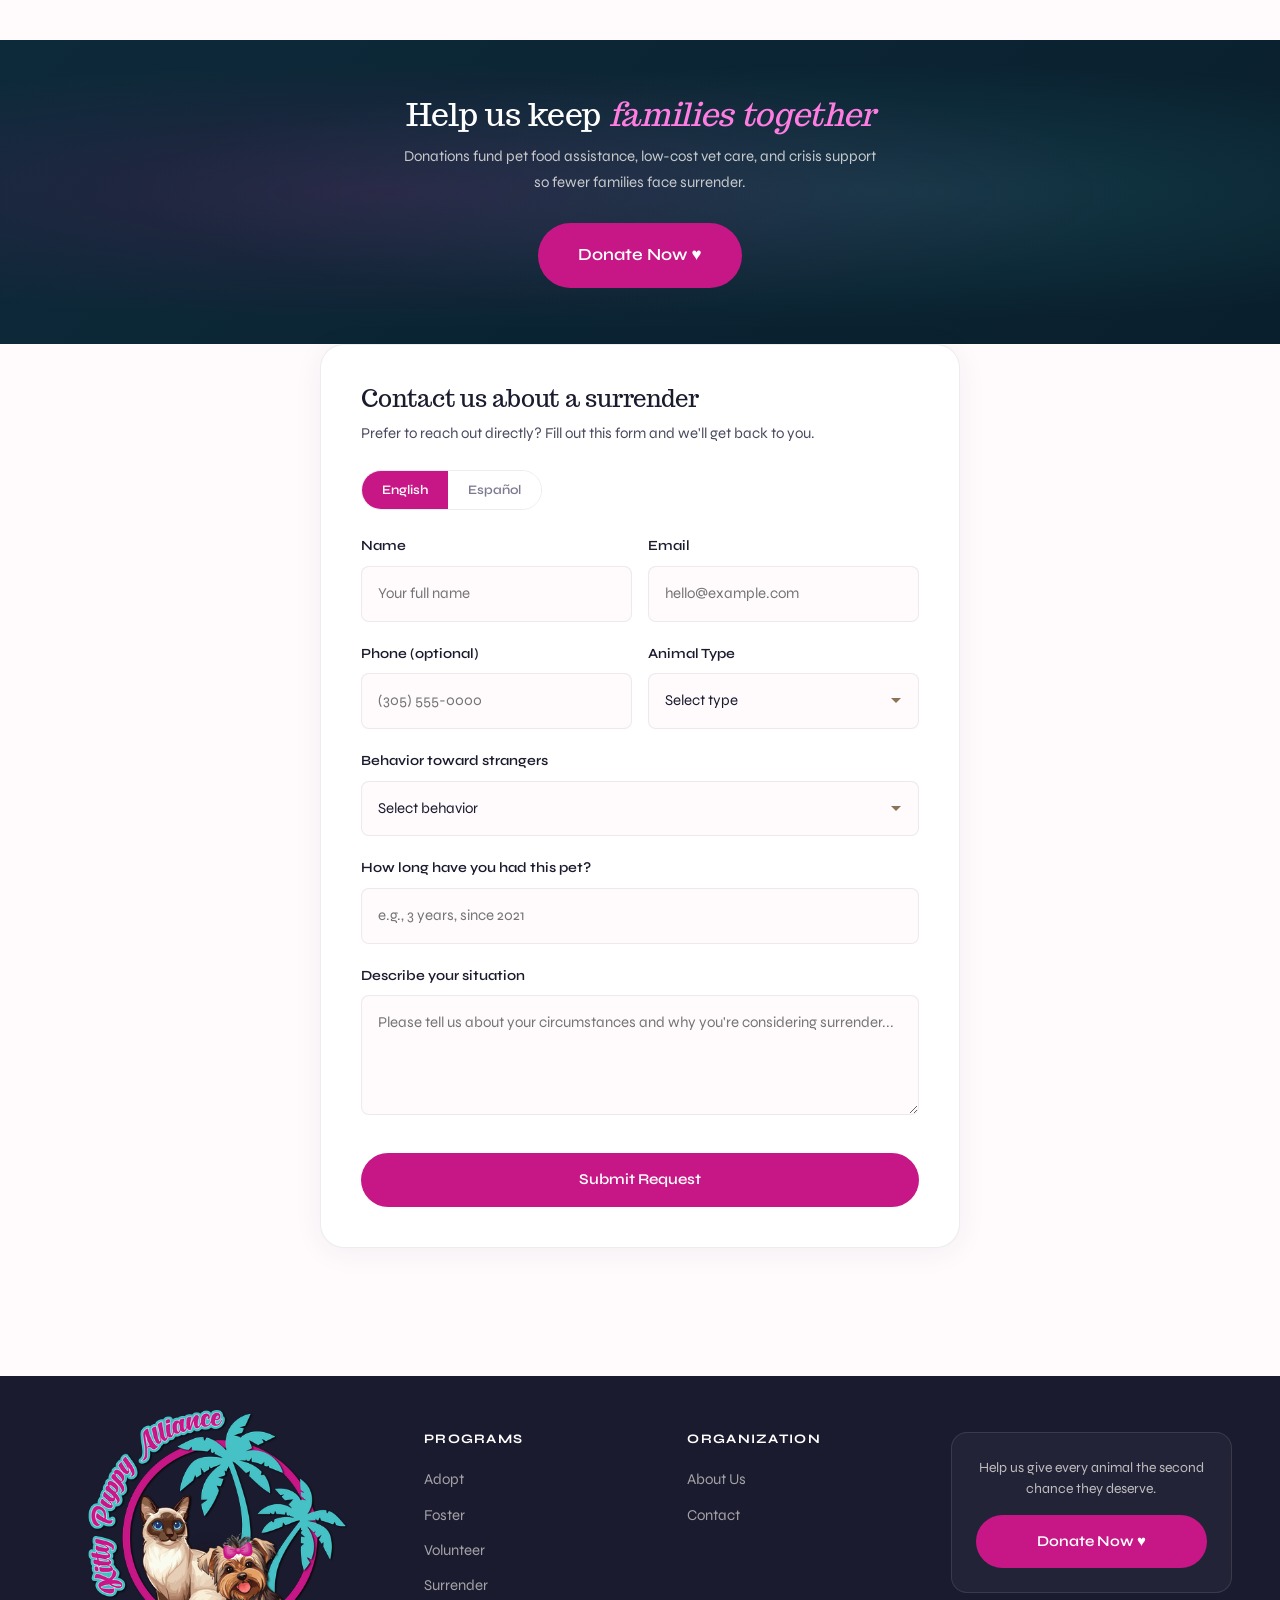
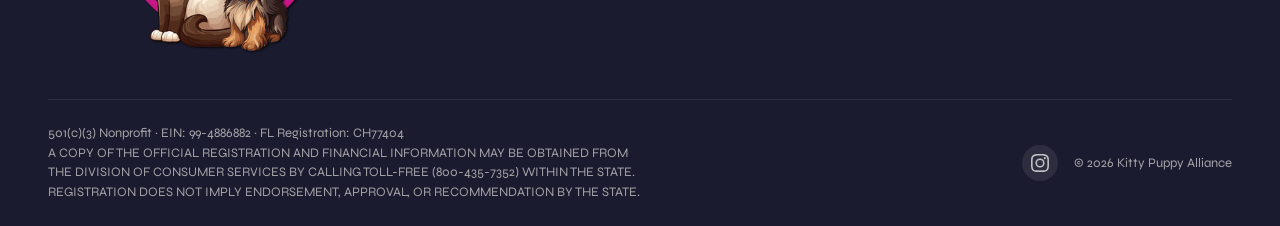
<file: surrender.html>
<!DOCTYPE html>
<html lang="en">
<head>
  <meta charset="UTF-8">
  <meta name="viewport" content="width=device-width, initial-scale=1.0">
  <title>Surrender — Kitty Puppy Alliance</title>
  <meta name="description" content="Considering surrendering your pet? Kitty Puppy Alliance can help. Learn about available resources and how to submit a surrender request.">
  <link rel="canonical" href="https://kittypuppy.org/surrender.html">
  <link rel="icon" type="image/png" href="images/logo.png">
  <link rel="apple-touch-icon" href="images/logo.png">
  <meta property="og:type" content="website">
  <meta property="og:url" content="https://kittypuppy.org/surrender.html">
  <meta property="og:title" content="Surrender — Kitty Puppy Alliance">
  <meta property="og:description" content="Considering surrendering your pet? Kitty Puppy Alliance can help. Learn about available resources and how to submit a surrender request.">
  <meta property="og:image" content="https://kittypuppy.org/images/og-image.jpg">
  <meta name="twitter:card" content="summary_large_image">
  <meta name="twitter:title" content="Surrender — Kitty Puppy Alliance">
  <meta name="twitter:description" content="Considering surrendering your pet? Kitty Puppy Alliance can help. Learn about available resources and how to submit a surrender request.">
  <meta name="twitter:image" content="https://kittypuppy.org/images/og-image.jpg">
  <link rel="preconnect" href="https://fonts.googleapis.com">
  <link rel="preconnect" href="https://fonts.gstatic.com" crossorigin>
  <link href="https://fonts.googleapis.com/css2?family=Trocchi&family=Syne:wght@400;500;600;700&display=swap" rel="stylesheet">
  <link rel="stylesheet" href="styles.css">
</head>
<body>

  <div id="nav-include"></div>

  <!-- Page Hero -->
  <section class="page-hero">
    <div class="page-hero__bg">
      <div class="page-hero__shape page-hero__shape--1"></div>
      <div class="page-hero__shape page-hero__shape--2"></div>
    </div>
    <div class="container">
      <div class="page-hero__content">
        <span class="page-hero__eyebrow">Surrender</span>
        <h1>Considering surrender?<br><em>Start here.</em></h1>
        <p class="page-hero__desc">Before you surrender, please know that help is available. We want to explore every option to keep your pet safe and in a loving home.</p>
      </div>
    </div>
  </section>

  <!-- Resources -->
  <section>
    <div class="container container--narrow">
      <div class="reveal">
        <h2>Resources <em>available</em> to you</h2>
        <p style="color: var(--text-secondary); margin-bottom: 0.5rem;">We understand that life situations change. Before surrendering your pet, consider these resources that may help you keep your family together.</p>
      </div>

      <div class="resources reveal">
        <div class="resource-item">
          <span class="resource-item__number">1</span>
          <span class="resource-item__text"><strong>Temporary boarding referrals</strong> — short-term housing when you need time to get back on your feet</span>
        </div>
        <div class="resource-item">
          <span class="resource-item__number">2</span>
          <span class="resource-item__text"><strong>Low-cost vet care resources</strong> — affordable medical treatment so cost doesn't force a surrender</span>
        </div>
        <div class="resource-item">
          <span class="resource-item__number">3</span>
          <span class="resource-item__text"><strong>Behavior support &amp; training referrals</strong> — professional help for pets with behavioral challenges</span>
        </div>
        <div class="resource-item">
          <span class="resource-item__number">4</span>
          <span class="resource-item__text"><strong>Rehoming tools</strong> — platforms like Adopt-a-Pet Rehome and local groups to find your pet a new home directly</span>
        </div>
        <div class="resource-item">
          <span class="resource-item__number">5</span>
          <span class="resource-item__text"><strong>Short-term crisis support</strong> — emergency assistance to help you through a difficult period</span>
        </div>
        <div class="resource-item">
          <span class="resource-item__number">6</span>
          <span class="resource-item__text"><strong>Pet food assistance</strong> — free food and supplies to ease financial burden</span>
        </div>
      </div>

      <div class="callout callout--sage reveal">
        <p><strong>Need help with any of these?</strong> Contact us at <a href="mailto:Admin@kittypuppy.org" style="color: var(--accent-terracotta); font-weight: 600;">Admin@kittypuppy.org</a> or call <a href="tel:+13059026467" style="color: var(--accent-terracotta); font-weight: 600;">(305) 902-6467</a> and we'll help connect you with the right resources.</p>
      </div>
    </div>
  </section>

  <!-- Intake Info -->
  <section class="programs">
    <div class="container container--narrow">
      <div class="reveal">
        <h2>About our <em>intake</em> process</h2>
        <p style="color: var(--text-secondary); margin-top: 1rem;">Most of the pets in our care come through partner referrals, social service agencies, or transfers from other shelters and rescues. Because we are a small, foster-based organization, we rarely have the capacity to accept owner surrenders from the general public.</p>
      </div>

      <div class="callout reveal" style="margin-top: 2rem;">
        <p><strong>Submitting a form does not guarantee intake.</strong> We review each case individually and will contact you if we're able to help.</p>
      </div>

      <div class="reveal" style="margin-top: 2rem;">
        <h3 style="margin-bottom: 1rem;">We may consider:</h3>
        <ul class="criteria-list">
          <li>Pets referred by partner agencies</li>
          <li>Pets in immediate crisis situations</li>
          <li>Special-needs cases with an available foster match</li>
        </ul>
      </div>
    </div>
  </section>

  <!-- Surrender Forms -->
  <section>
    <div class="container container--narrow">
      <div class="programs__header reveal">
        <h2>Submit a <em>request</em></h2>
        <p>Choose the form that best describes your situation.</p>
      </div>
      <div class="forms-grid reveal">
        <a href="https://new.shelterluv.com/matchme/owner-surrender/KPAI/Cat" class="form-link-card" target="_blank" rel="noopener">
          <div class="form-link-card__icon">&#128049;</div>
          <h4>Cat Surrender</h4>
          <p>Owner surrender form for cats</p>
        </a>
        <a href="https://new.shelterluv.com/matchme/owner-surrender/KPAI/Dog" class="form-link-card" target="_blank" rel="noopener">
          <div class="form-link-card__icon">&#128054;</div>
          <h4>Dog Surrender</h4>
          <p>Owner surrender form for dogs</p>
        </a>
        <a href="https://www.shelterluv.com/matchme/stray/KPAI" class="form-link-card" target="_blank" rel="noopener">
          <div class="form-link-card__icon">&#128062;</div>
          <h4>Stray Animal</h4>
          <p>Report a stray you've found</p>
        </a>
      </div>
    </div>
  </section>

  <!-- Donate CTA Banner -->
  <section class="donate-banner">
    <div class="container">
      <div class="donate-banner__inner">
        <h3>Help us keep <em>families together</em></h3>
        <p>Donations fund pet food assistance, low-cost vet care, and crisis support so fewer families face surrender.</p>
        <a href="https://checkout.shelterluv.com/donate/KPAI" class="btn btn--primary btn--lg" target="_blank" rel="noopener">Donate Now &hearts;</a>
      </div>
    </div>
  </section>

  <!-- Contact Form -->
  <section style="padding-top: 0;">
    <div class="container container--narrow">
      <form class="form reveal" style="max-width: 640px; margin: 0 auto;" action="https://formspree.io/f/xvzdnaza" method="POST" data-lang-form>
        <input type="hidden" name="_subject" value="New Surrender Request — KPA Website">
        <h3 style="font-family: var(--font-display); font-size: 1.5rem; margin-bottom: 0.5rem;" data-en="Contact us about a surrender" data-es="Cont&aacute;ctenos sobre una entrega">Contact us about a surrender</h3>
        <p style="color: var(--text-secondary); font-size: 0.9375rem; margin-bottom: 1.5rem;" data-en="Prefer to reach out directly? Fill out this form and we'll get back to you." data-es="&iquest;Prefiere comunicarse directamente? Complete este formulario y le responderemos.">Prefer to reach out directly? Fill out this form and we'll get back to you.</p>
        <div class="form__lang-toggle">
          <button type="button" class="form__lang-btn selected" data-lang="en">English</button>
          <button type="button" class="form__lang-btn" data-lang="es">Espa&ntilde;ol</button>
        </div>
        <div class="form__row">
          <div class="form__group">
            <label class="form__label" for="s-name" data-en="Name" data-es="Nombre">Name</label>
            <input class="form__input" type="text" id="s-name" name="name" data-en-ph="Your full name" data-es-ph="Su nombre completo" placeholder="Your full name" required>
          </div>
          <div class="form__group">
            <label class="form__label" for="s-email" data-en="Email" data-es="Correo electr&oacute;nico">Email</label>
            <input class="form__input" type="email" id="s-email" name="email" data-en-ph="hello@example.com" data-es-ph="hola@ejemplo.com" placeholder="hello@example.com" required>
          </div>
        </div>
        <div class="form__row">
          <div class="form__group">
            <label class="form__label" for="s-phone" data-en="Phone (optional)" data-es="Tel&eacute;fono (opcional)">Phone (optional)</label>
            <input class="form__input" type="tel" id="s-phone" name="phone" data-en-ph="(305) 555-0000" data-es-ph="(305) 555-0000" placeholder="(305) 555-0000">
          </div>
          <div class="form__group">
            <label class="form__label" for="s-animal" data-en="Animal Type" data-es="Tipo de animal">Animal Type</label>
            <select class="form__select" id="s-animal" name="animal_type" required>
              <option value="" disabled selected data-en="Select type" data-es="Seleccione tipo">Select type</option>
              <option value="dog" data-en="Dog" data-es="Perro">Dog</option>
              <option value="cat" data-en="Cat" data-es="Gato">Cat</option>
              <option value="other" data-en="Other" data-es="Otro">Other</option>
            </select>
          </div>
        </div>
        <div class="form__group">
          <label class="form__label" for="s-behavior" data-en="Behavior toward strangers" data-es="Comportamiento con desconocidos">Behavior toward strangers</label>
          <select class="form__select" id="s-behavior" name="behavior">
            <option value="" disabled selected data-en="Select behavior" data-es="Seleccione comportamiento">Select behavior</option>
            <option value="friendly" data-en="Friendly" data-es="Amigable">Friendly</option>
            <option value="shy" data-en="Shy" data-es="T&iacute;mido">Shy</option>
            <option value="aggressive" data-en="Aggressive" data-es="Agresivo">Aggressive</option>
          </select>
        </div>
        <div class="form__group">
          <label class="form__label" for="s-date" data-en="How long have you had this pet?" data-es="&iquest;Cu&aacute;nto tiempo ha tenido esta mascota?">How long have you had this pet?</label>
          <input class="form__input" type="text" id="s-date" name="ownership_date" data-en-ph="e.g., 3 years, since 2021" data-es-ph="ej., 3 a&ntilde;os, desde 2021" placeholder="e.g., 3 years, since 2021">
        </div>
        <div class="form__group">
          <label class="form__label" for="s-situation" data-en="Describe your situation" data-es="Describa su situaci&oacute;n">Describe your situation</label>
          <textarea class="form__textarea" id="s-situation" name="situation" data-en-ph="Please tell us about your circumstances and why you're considering surrender..." data-es-ph="Cu&eacute;ntenos sobre su situaci&oacute;n y por qu&eacute; est&aacute; considerando la entrega..." placeholder="Please tell us about your circumstances and why you're considering surrender..." required></textarea>
        </div>
        <button type="submit" class="btn btn--primary" data-en="Submit Request" data-es="Enviar solicitud">Submit Request</button>
      </form>
    </div>
  </section>

  <div id="footer-include"></div>
  <div id="donate-modal-include"></div>

  <script src="script.js"></script>
</body>
</html>
</file>
<file: styles.css>
/* ============================================
   KITTY PUPPY ALLIANCE — Editorial Sanctuary
   ============================================ */

/* --- CSS Variables --- */
:root {
  --bg-cream: #FFFBFD;
  --bg-warm: #FFF0F8;
  --bg-blush: #FFE4F0;
  --bg-sage-light: #E0FEFF;
  --text-primary: #1B1B2F;
  --text-secondary: #4A4A60;
  --text-muted: #7A7A90;
  --accent-terracotta: #c71787;
  --accent-terracotta-dark: #a01270;
  --accent-sage: #00b8b8;
  --accent-sage-dark: #009696;
  --accent-gold: #ff7de1;
  --accent-forest: #0d2a3a;
  --accent-teal: #4dfffe;
  --white: #ffffff;
  --border-light: rgba(27, 27, 47, 0.08);
  --shadow-soft: 0 4px 30px rgba(27, 27, 47, 0.06);
  --shadow-medium: 0 8px 40px rgba(27, 27, 47, 0.1);
  --shadow-strong: 0 16px 60px rgba(27, 27, 47, 0.14);
  --radius-sm: 8px;
  --radius-md: 16px;
  --radius-lg: 24px;
  --radius-xl: 40px;
  --transition-fast: 0.2s cubic-bezier(0.4, 0, 0.2, 1);
  --transition-smooth: 0.4s cubic-bezier(0.4, 0, 0.2, 1);
  --transition-spring: 0.6s cubic-bezier(0.34, 1.56, 0.64, 1);
  --font-display: 'Trocchi', 'Georgia', serif;
  --font-body: 'Syne', 'Segoe UI', sans-serif;
  --container-max: 1280px;
  --container-narrow: 860px;
}

/* --- Reset & Base --- */
*, *::before, *::after {
  margin: 0;
  padding: 0;
  box-sizing: border-box;
}

html {
  scroll-behavior: smooth;
  -webkit-font-smoothing: antialiased;
  -moz-osx-font-smoothing: grayscale;
  overflow-x: hidden;
}

body {
  font-family: var(--font-body);
  font-size: 1.0625rem;
  line-height: 1.7;
  color: var(--text-primary);
  background-color: var(--bg-cream);
  overflow-x: hidden;
}

/* Grain overlay */
body::after {
  content: '';
  position: fixed;
  inset: 0;
  pointer-events: none;
  z-index: 9999;
  opacity: 0.018;
  background-image: url("data:image/svg+xml,%3Csvg viewBox='0 0 256 256' xmlns='http://www.w3.org/2000/svg'%3E%3Cfilter id='n'%3E%3CfeTurbulence type='fractalNoise' baseFrequency='0.85' numOctaves='4' stitchTiles='stitch'/%3E%3C/filter%3E%3Crect width='100%25' height='100%25' filter='url(%23n)'/%3E%3C/svg%3E");
  background-repeat: repeat;
  background-size: 200px;
}

img {
  max-width: 100%;
  height: auto;
  display: block;
}

a {
  color: inherit;
  text-decoration: none;
}

ul, ol {
  list-style: none;
}

button, input, textarea, select {
  font: inherit;
  color: inherit;
  border: none;
  background: none;
  outline: none;
}

button {
  cursor: pointer;
}

/* --- Typography --- */
h1, h2, h3, h4 {
  font-family: var(--font-display);
  font-weight: 400;
  line-height: 1.15;
  letter-spacing: -0.01em;
}

h1 {
  font-size: clamp(2.8rem, 7vw, 5.5rem);
}

h2 {
  font-size: clamp(2rem, 4.5vw, 3.5rem);
}

h3 {
  font-size: clamp(1.5rem, 2.5vw, 2rem);
}

h4 {
  font-size: clamp(1.2rem, 2vw, 1.5rem);
}

p {
  max-width: 68ch;
}

.text-muted {
  color: var(--text-muted);
}

.text-secondary {
  color: var(--text-secondary);
}

em, .italic {
  font-style: italic;
}

.display-serif {
  font-family: var(--font-display);
}

/* --- Layout --- */
.container {
  width: 100%;
  max-width: var(--container-max);
  margin: 0 auto;
  padding: 0 clamp(1.25rem, 4vw, 3rem);
}

.container--narrow {
  max-width: var(--container-narrow);
}

section {
  padding: clamp(4rem, 10vw, 8rem) 0;
}

/* --- Scroll Reveal Animations --- */
.reveal {
  opacity: 0;
  transform: translateY(32px);
  transition: opacity 0.8s cubic-bezier(0.4, 0, 0.2, 1),
              transform 0.8s cubic-bezier(0.4, 0, 0.2, 1);
}

.reveal.visible {
  opacity: 1;
  transform: translateY(0);
}

.reveal-delay-1 { transition-delay: 0.1s; }
.reveal-delay-2 { transition-delay: 0.2s; }
.reveal-delay-3 { transition-delay: 0.3s; }
.reveal-delay-4 { transition-delay: 0.4s; }

/* Fade in from left/right */
.reveal-left {
  opacity: 0;
  transform: translateX(-40px);
  transition: opacity 0.8s cubic-bezier(0.4, 0, 0.2, 1),
              transform 0.8s cubic-bezier(0.4, 0, 0.2, 1);
}

.reveal-right {
  opacity: 0;
  transform: translateX(40px);
  transition: opacity 0.8s cubic-bezier(0.4, 0, 0.2, 1),
              transform 0.8s cubic-bezier(0.4, 0, 0.2, 1);
}

.reveal-left.visible,
.reveal-right.visible {
  opacity: 1;
  transform: translateX(0);
}

/* --- Navigation --- */
.nav {
  position: fixed;
  top: 0;
  left: 0;
  right: 0;
  z-index: 1000;
  padding: 0.75rem 0;
  transition: background var(--transition-smooth),
              padding var(--transition-smooth),
              box-shadow var(--transition-smooth);
}

.nav.scrolled {
  background: rgba(255, 251, 253, 0.95);
  backdrop-filter: blur(20px);
  -webkit-backdrop-filter: blur(20px);
  padding: 0.5rem 0;
  box-shadow: 0 1px 0 var(--border-light);
}

.nav__inner {
  display: flex;
  align-items: center;
  justify-content: space-between;
  max-width: var(--container-max);
  margin: 0 auto;
  padding: 0 clamp(1.25rem, 4vw, 3rem) 0 0;
}

.nav__logo {
  display: flex;
  align-items: center;
  gap: 0.75rem;
  font-family: var(--font-display);
  font-size: 1.35rem;
  font-weight: 500;
  letter-spacing: -0.02em;
  color: var(--text-primary);
  transition: opacity var(--transition-fast);
}

.nav__logo:hover {
  opacity: 0.7;
}

.nav__logo-img {
  height: 200px;
  width: auto;
  flex-shrink: 0;
  transition: height 0.5s cubic-bezier(0.4, 0, 0.2, 1),
              opacity var(--transition-fast);
}

.nav.scrolled .nav__logo-img {
  height: 60px;
}

.nav__logo:hover .nav__logo-img {
  opacity: 0.8;
}

.nav__links {
  display: flex;
  align-items: center;
  gap: clamp(1.5rem, 3vw, 2.5rem);
}

.nav__link {
  font-size: 0.9375rem;
  font-weight: 500;
  color: var(--text-secondary);
  position: relative;
  transition: color var(--transition-fast);
}

.nav__link::after {
  content: '';
  position: absolute;
  bottom: -4px;
  left: 0;
  width: 0;
  height: 2px;
  background: var(--accent-terracotta);
  border-radius: 1px;
  transition: width var(--transition-smooth);
}

.nav__link:hover {
  color: var(--text-primary);
}

.nav__link:hover::after {
  width: 100%;
}

.nav__link--active {
  color: var(--text-primary);
}

.nav__link--active::after {
  width: 100%;
}

.nav__donate {
  display: inline-flex;
  align-items: center;
  gap: 0.5rem;
  padding: 0.625rem 1.5rem;
  background: var(--accent-terracotta);
  color: var(--white);
  font-size: 0.9375rem;
  font-weight: 600;
  border-radius: 100px;
  transition: background var(--transition-fast),
              transform var(--transition-fast);
}

.nav__donate:hover {
  background: var(--accent-terracotta-dark);
  transform: translateY(-1px);
}

/* Mobile menu */
.nav__hamburger {
  display: none;
  flex-direction: column;
  gap: 5px;
  padding: 4px;
  cursor: pointer;
  z-index: 1001;
}

.nav__hamburger span {
  display: block;
  width: 24px;
  height: 2px;
  background: var(--text-primary);
  border-radius: 2px;
  transition: transform var(--transition-smooth), opacity var(--transition-fast);
}

.nav__hamburger.active span:nth-child(1) {
  transform: rotate(45deg) translate(5px, 5px);
}

.nav__hamburger.active span:nth-child(2) {
  opacity: 0;
}

.nav__hamburger.active span:nth-child(3) {
  transform: rotate(-45deg) translate(5px, -5px);
}

/* --- Buttons --- */
.btn {
  display: inline-flex;
  align-items: center;
  justify-content: center;
  gap: 0.5rem;
  padding: 0.875rem 2rem;
  font-size: 0.9375rem;
  font-weight: 600;
  border-radius: 100px;
  transition: all var(--transition-fast);
  position: relative;
  overflow: hidden;
}

.btn--primary {
  background: var(--accent-terracotta);
  color: var(--white);
}

.btn--primary:hover {
  background: var(--accent-terracotta-dark);
  transform: translateY(-2px);
  box-shadow: 0 8px 24px rgba(199, 23, 135, 0.3);
}

.btn--secondary {
  background: transparent;
  color: var(--text-primary);
  border: 1.5px solid var(--text-primary);
}

.btn--secondary:hover {
  background: var(--text-primary);
  color: var(--white);
  transform: translateY(-2px);
}

.btn--sage {
  background: var(--accent-sage);
  color: var(--white);
}

.btn--sage:hover {
  background: var(--accent-sage-dark);
  transform: translateY(-2px);
  box-shadow: 0 8px 24px rgba(0, 184, 184, 0.3);
}

.btn--ghost {
  background: transparent;
  color: var(--accent-terracotta);
  padding: 0;
  font-weight: 600;
}

.btn--ghost::after {
  content: ' \2192';
  transition: transform var(--transition-fast);
  display: inline-block;
}

.btn--ghost:hover {
  color: var(--accent-terracotta-dark);
}

.btn--ghost:hover::after {
  transform: translateX(4px);
}

.btn--lg {
  padding: 1.125rem 2.5rem;
  font-size: 1.0625rem;
}

/* --- Hero Section --- */
.hero {
  position: relative;
  min-height: 100vh;
  display: flex;
  align-items: center;
  overflow: hidden;
  padding-top: 230px;
  padding-bottom: 60px;
}

.hero__bg {
  position: absolute;
  inset: 0;
  z-index: 0;
}

.hero__bg img {
  width: 100%;
  height: 100%;
  object-fit: cover;
  object-position: center 30%;
}

.hero__overlay {
  position: absolute;
  inset: 0;
  background: linear-gradient(
    135deg,
    rgba(255, 251, 253, 0.93) 0%,
    rgba(255, 251, 253, 0.80) 40%,
    rgba(255, 251, 253, 0.55) 100%
  );
}

.hero__content {
  position: relative;
  z-index: 1;
  max-width: 720px;
}

.hero__eyebrow {
  display: inline-flex;
  align-items: center;
  gap: 0.5rem;
  font-size: 0.8125rem;
  font-weight: 600;
  text-transform: uppercase;
  letter-spacing: 0.15em;
  color: var(--accent-terracotta);
  margin-bottom: 1.5rem;
  opacity: 0;
  transform: translateY(20px);
  animation: fadeUp 0.8s 0.3s forwards;
}

.hero__eyebrow::before {
  content: '';
  width: 32px;
  height: 2px;
  background: var(--accent-terracotta);
  border-radius: 1px;
}

.hero h1 {
  margin-bottom: 1.5rem;
  opacity: 0;
  transform: translateY(30px);
  animation: fadeUp 0.8s 0.5s forwards;
}

.hero h1 em {
  color: var(--accent-terracotta);
  font-style: italic;
}

.hero__subtitle {
  font-size: clamp(1.0625rem, 1.5vw, 1.25rem);
  color: var(--text-secondary);
  max-width: 540px;
  margin-bottom: 2.5rem;
  opacity: 0;
  transform: translateY(20px);
  animation: fadeUp 0.8s 0.7s forwards;
}

.hero__actions {
  display: flex;
  flex-wrap: wrap;
  gap: 1rem;
  opacity: 0;
  transform: translateY(20px);
  animation: fadeUp 0.8s 0.9s forwards;
}

/* Organic shape decoration */
.hero__shape {
  position: absolute;
  z-index: 0;
  opacity: 0.06;
}

.hero__shape--1 {
  top: -10%;
  right: -5%;
  width: 600px;
  height: 600px;
  background: var(--accent-sage);
  border-radius: 60% 40% 70% 30% / 50% 60% 40% 50%;
  animation: morphBlob 20s ease-in-out infinite;
}

.hero__shape--2 {
  bottom: -15%;
  left: -8%;
  width: 400px;
  height: 400px;
  background: var(--accent-terracotta);
  border-radius: 40% 60% 30% 70% / 60% 30% 70% 40%;
  animation: morphBlob 15s ease-in-out infinite reverse;
}

@keyframes morphBlob {
  0%, 100% { border-radius: 60% 40% 70% 30% / 50% 60% 40% 50%; }
  25% { border-radius: 40% 60% 30% 70% / 60% 30% 70% 40%; }
  50% { border-radius: 50% 50% 60% 40% / 40% 70% 30% 60%; }
  75% { border-radius: 70% 30% 50% 50% / 50% 40% 60% 50%; }
}

@keyframes fadeUp {
  to {
    opacity: 1;
    transform: translateY(0);
  }
}

/* --- Page Hero (inner pages) --- */
.page-hero {
  position: relative;
  padding: clamp(14rem, 18vw, 16rem) 0 clamp(4rem, 8vw, 6rem);
  overflow: hidden;
}

.page-hero__bg {
  position: absolute;
  inset: 0;
  background: linear-gradient(160deg, var(--bg-cream) 0%, var(--bg-warm) 50%, var(--bg-blush) 100%);
}

.page-hero__shape {
  position: absolute;
  opacity: 0.04;
  border-radius: 50%;
}

.page-hero__shape--1 {
  top: -20%;
  right: -10%;
  width: 500px;
  height: 500px;
  background: var(--accent-terracotta);
  border-radius: 60% 40% 70% 30% / 50% 60% 40% 50%;
}

.page-hero__shape--2 {
  bottom: -30%;
  left: -5%;
  width: 350px;
  height: 350px;
  background: var(--accent-sage);
  border-radius: 40% 60% 30% 70% / 60% 30% 70% 40%;
}

.page-hero__content {
  position: relative;
  z-index: 1;
}

.page-hero__eyebrow {
  display: inline-flex;
  align-items: center;
  gap: 0.5rem;
  font-size: 0.8125rem;
  font-weight: 600;
  text-transform: uppercase;
  letter-spacing: 0.15em;
  color: var(--accent-terracotta);
  margin-bottom: 1.25rem;
}

.page-hero__eyebrow::before {
  content: '';
  width: 24px;
  height: 2px;
  background: var(--accent-terracotta);
  border-radius: 1px;
}

.page-hero h1 {
  margin-bottom: 1.25rem;
}

.page-hero h1 em {
  color: var(--accent-terracotta);
}

.page-hero__desc {
  font-size: clamp(1.0625rem, 1.5vw, 1.1875rem);
  color: var(--text-secondary);
  max-width: 600px;
}

/* --- Support / CTA Section --- */
.support {
  background: var(--accent-forest);
  color: var(--white);
  position: relative;
  overflow: hidden;
}

.support::before {
  content: '';
  position: absolute;
  inset: 0;
  background: radial-gradient(ellipse at 80% 20%, rgba(77, 255, 254, 0.12), transparent 60%),
              radial-gradient(ellipse at 20% 80%, rgba(199, 23, 135, 0.08), transparent 50%);
}

.support__inner {
  position: relative;
  display: grid;
  grid-template-columns: 1fr 1fr;
  gap: clamp(3rem, 6vw, 5rem);
  align-items: center;
}

.support__text h2 {
  color: var(--white);
  margin-bottom: 1.5rem;
}

.support__text h2 em {
  color: var(--accent-gold);
}

.support__text p {
  color: rgba(255, 253, 249, 0.8);
  font-size: 1.0625rem;
  margin-bottom: 2rem;
  max-width: 480px;
}

.support__visual {
  position: relative;
}

.support__image-frame {
  position: relative;
  border-radius: var(--radius-lg);
  overflow: hidden;
  aspect-ratio: 4/3;
}

.support__image-frame img {
  width: 100%;
  height: 100%;
  object-fit: cover;
}

.support__image-frame::after {
  content: '';
  position: absolute;
  inset: 0;
  border-radius: inherit;
  border: 1px solid rgba(255, 255, 255, 0.1);
}

.support__badge {
  position: absolute;
  bottom: -20px;
  left: -20px;
  background: var(--accent-sage);
  color: var(--white);
  padding: 1.25rem 1.75rem;
  border-radius: var(--radius-md);
  font-family: var(--font-display);
  font-size: 1.1rem;
  box-shadow: var(--shadow-strong);
}

.support__badge strong {
  display: block;
  font-size: 2rem;
  line-height: 1;
  margin-bottom: 0.25rem;
}

/* --- Program Cards --- */
.programs {
  background: var(--bg-warm);
  position: relative;
}

.programs__header {
  text-align: center;
  margin-bottom: clamp(3rem, 6vw, 4rem);
}

.programs__header h2 {
  margin-bottom: 0.75rem;
}

.programs__header h2 em {
  color: var(--accent-terracotta);
}

.programs__header p {
  color: var(--text-secondary);
  margin: 0 auto;
  max-width: 540px;
}

.programs__grid {
  display: grid;
  grid-template-columns: repeat(3, 1fr);
  gap: clamp(1.5rem, 3vw, 2rem);
}

.program-card {
  background: var(--white);
  border-radius: var(--radius-lg);
  overflow: hidden;
  transition: transform var(--transition-smooth),
              box-shadow var(--transition-smooth);
  position: relative;
}

.program-card:hover {
  transform: translateY(-8px);
  box-shadow: var(--shadow-strong);
}

.program-card__image {
  aspect-ratio: 4/3;
  overflow: hidden;
  position: relative;
}

.program-card__image img {
  width: 100%;
  height: 100%;
  object-fit: cover;
  transition: transform 0.6s cubic-bezier(0.4, 0, 0.2, 1);
}

.program-card:hover .program-card__image img {
  transform: scale(1.05);
}

.program-card__image::after {
  content: '';
  position: absolute;
  bottom: 0;
  left: 0;
  right: 0;
  height: 40%;
  background: linear-gradient(to top, rgba(44, 24, 16, 0.08), transparent);
}

.program-card__body {
  padding: clamp(1.5rem, 3vw, 2rem);
}

.program-card__tag {
  display: inline-block;
  font-size: 0.75rem;
  font-weight: 700;
  text-transform: uppercase;
  letter-spacing: 0.12em;
  padding: 0.35rem 0.85rem;
  border-radius: 100px;
  margin-bottom: 0.75rem;
}

.program-card__tag--foster {
  background: rgba(0, 184, 184, 0.1);
  color: var(--accent-sage-dark);
}

.program-card__tag--adopt {
  background: rgba(199, 23, 135, 0.1);
  color: var(--accent-terracotta);
}

.program-card__tag--volunteer {
  background: rgba(255, 125, 225, 0.12);
  color: #c71787;
}

.program-card h3 {
  margin-bottom: 0.625rem;
  font-size: 1.5rem;
}

.program-card p {
  color: var(--text-secondary);
  font-size: 0.9375rem;
  margin-bottom: 1.5rem;
}

/* --- Contact Section --- */
.contact {
  position: relative;
}

.contact__inner {
  display: grid;
  grid-template-columns: 1fr 1.1fr;
  gap: clamp(3rem, 6vw, 5rem);
  align-items: start;
}

.contact__info h2 {
  margin-bottom: 1rem;
}

.contact__info h2 em {
  color: var(--accent-terracotta);
}

.contact__info > p {
  color: var(--text-secondary);
  margin-bottom: 2.5rem;
}

.contact__detail {
  display: flex;
  align-items: flex-start;
  gap: 1rem;
  margin-bottom: 1.5rem;
}

.contact__detail-icon {
  width: 44px;
  height: 44px;
  background: var(--bg-warm);
  border-radius: 12px;
  display: flex;
  align-items: center;
  justify-content: center;
  flex-shrink: 0;
  font-size: 1.1rem;
}

.contact__detail-text {
  padding-top: 0.25rem;
}

.contact__detail-label {
  font-size: 0.8125rem;
  font-weight: 600;
  text-transform: uppercase;
  letter-spacing: 0.08em;
  color: var(--text-muted);
  margin-bottom: 0.125rem;
}

.contact__detail-value {
  font-size: 1rem;
  font-weight: 500;
}

.contact__detail-value a {
  color: var(--accent-terracotta);
  transition: color var(--transition-fast);
}

.contact__detail-value a:hover {
  color: var(--accent-terracotta-dark);
}

/* Form */
.form {
  background: var(--white);
  padding: clamp(2rem, 4vw, 2.5rem);
  border-radius: var(--radius-lg);
  box-shadow: var(--shadow-soft);
  border: 1px solid var(--border-light);
}

.form__group {
  margin-bottom: 1.25rem;
}

.form__label {
  display: block;
  font-size: 0.875rem;
  font-weight: 600;
  margin-bottom: 0.5rem;
  color: var(--text-primary);
}

.form__input,
.form__textarea,
.form__select {
  width: 100%;
  padding: 0.875rem 1rem;
  background: var(--bg-cream);
  border: 1.5px solid var(--border-light);
  border-radius: var(--radius-sm);
  font-size: 0.9375rem;
  transition: border-color var(--transition-fast),
              box-shadow var(--transition-fast);
}

.form__input:focus,
.form__textarea:focus,
.form__select:focus {
  border-color: var(--accent-terracotta);
  box-shadow: 0 0 0 3px rgba(199, 23, 135, 0.1);
}

.form__textarea {
  resize: vertical;
  min-height: 120px;
}

.form__select {
  appearance: none;
  background-image: url("data:image/svg+xml,%3Csvg xmlns='http://www.w3.org/2000/svg' width='12' height='12' viewBox='0 0 12 12'%3E%3Cpath d='M6 8L1 3h10z' fill='%238B7355'/%3E%3C/svg%3E");
  background-repeat: no-repeat;
  background-position: right 1rem center;
  padding-right: 2.5rem;
  cursor: pointer;
}

.form__row {
  display: grid;
  grid-template-columns: 1fr 1fr;
  gap: 1rem;
}

.form__lang-toggle {
  display: flex;
  gap: 0;
  margin-bottom: 1.5rem;
  border: 1.5px solid var(--border-light);
  border-radius: 100px;
  overflow: hidden;
  width: fit-content;
}

.form__lang-btn {
  padding: 0.5rem 1.25rem;
  font-size: 0.8125rem;
  font-weight: 600;
  cursor: pointer;
  transition: all var(--transition-fast);
  background: var(--white);
  color: var(--text-muted);
  border: none;
}

.form__lang-btn.selected {
  background: var(--accent-terracotta);
  color: var(--white);
}

.form .btn {
  width: 100%;
  margin-top: 0.5rem;
}

/* --- Footer --- */
.footer {
  background: var(--text-primary);
  color: rgba(255, 253, 249, 0.6);
  padding: clamp(2.5rem, 5vw, 3.5rem) 0 1.5rem;
}

.footer__inner {
  position: relative;
  display: grid;
  grid-template-columns: 1.2fr 0.8fr 0.8fr 1fr;
  gap: clamp(1.5rem, 3vw, 3rem);
  align-items: start;
}

.footer__watermark {
  max-width: 100%;
  height: auto;
  align-self: center;
  margin-top: -70px;
}

.footer__bottom-right {
  display: flex;
  align-items: center;
  gap: 1rem;
}

.footer__social {
  display: flex;
  gap: 0.75rem;
}

.footer__social a {
  width: 36px;
  height: 36px;
  display: flex;
  align-items: center;
  justify-content: center;
  border-radius: 50%;
  background: rgba(255, 255, 255, 0.08);
  color: rgba(255, 253, 249, 0.7);
  font-size: 0.875rem;
  transition: background var(--transition-fast),
              color var(--transition-fast);
}

.footer__social a:hover {
  background: var(--accent-terracotta);
  color: var(--white);
}

.footer__col h4 {
  color: var(--white);
  font-family: var(--font-body);
  font-size: 0.8125rem;
  font-weight: 700;
  text-transform: uppercase;
  letter-spacing: 0.1em;
  margin-bottom: 1rem;
}

.footer__col a {
  display: block;
  font-size: 0.9375rem;
  padding: 0.3rem 0;
  transition: color var(--transition-fast);
}

.footer__col a:hover {
  color: var(--white);
}

.footer__donate {
  background: rgba(255, 255, 255, 0.04);
  border: 1px solid rgba(255, 255, 255, 0.1);
  border-radius: var(--radius-md);
  padding: 1.5rem;
  text-align: center;
}

.footer__donate p {
  font-size: 0.875rem;
  line-height: 1.5;
  margin-bottom: 1rem;
  color: rgba(255, 253, 249, 0.7);
}

.footer__donate .btn {
  width: 100%;
  font-size: 0.9375rem;
}

.footer__bottom {
  padding-top: 1.5rem;
  border-top: 1px solid rgba(255, 255, 255, 0.08);
  display: flex;
  flex-wrap: wrap;
  justify-content: space-between;
  gap: 1rem;
  font-size: 0.8125rem;
}

.footer__legal {
  max-width: 600px;
  line-height: 1.5;
}

/* --- Section Divider (organic wave) --- */
.wave-divider {
  position: relative;
  width: 100%;
  overflow: hidden;
  line-height: 0;
  margin-top: -1px;
}

.wave-divider svg {
  display: block;
  width: 100%;
  height: 70px;
}

.wave-divider--flip {
  margin-top: 0;
  margin-bottom: -1px;
}

/* --- Featured Pets --- */
.pets__grid {
  display: grid;
  grid-template-columns: repeat(2, 1fr);
  gap: clamp(1.5rem, 3vw, 2rem);
  margin-top: clamp(2.5rem, 5vw, 3.5rem);
}

.pet-card {
  background: var(--white);
  border-radius: var(--radius-lg);
  overflow: hidden;
  display: grid;
  grid-template-columns: 1fr 1fr;
  transition: transform var(--transition-smooth),
              box-shadow var(--transition-smooth);
  border: 1px solid var(--border-light);
}

.pet-card:hover {
  transform: translateY(-4px);
  box-shadow: var(--shadow-medium);
}

.pet-card__image {
  aspect-ratio: 1;
  overflow: hidden;
}

.pet-card__image img {
  width: 100%;
  height: 100%;
  object-fit: cover;
  transition: transform 0.6s cubic-bezier(0.4, 0, 0.2, 1);
}

.pet-card:hover .pet-card__image img {
  transform: scale(1.05);
}

.pet-card__info {
  padding: clamp(1.5rem, 3vw, 2rem);
  display: flex;
  flex-direction: column;
  justify-content: center;
}

.pet-card__name {
  font-family: var(--font-display);
  font-size: 1.75rem;
  margin-bottom: 0.5rem;
}

.pet-card__status {
  display: inline-flex;
  align-items: center;
  gap: 0.375rem;
  font-size: 0.8125rem;
  font-weight: 600;
  color: var(--accent-terracotta);
  margin-bottom: 1rem;
}

.pet-card__status::before {
  content: '';
  width: 8px;
  height: 8px;
  background: var(--accent-terracotta);
  border-radius: 50%;
  animation: pulse 2s ease-in-out infinite;
}

@keyframes pulse {
  0%, 100% { opacity: 1; }
  50% { opacity: 0.4; }
}

.pet-card__desc {
  color: var(--text-secondary);
  font-size: 0.9375rem;
  margin-bottom: 1.5rem;
}

/* --- FAQ / Accordion --- */
.faq__list {
  max-width: 760px;
  margin: clamp(2.5rem, 5vw, 3.5rem) auto 0;
}

.faq-item {
  border-bottom: 1px solid var(--border-light);
}

.faq-item__question {
  width: 100%;
  display: flex;
  justify-content: space-between;
  align-items: center;
  padding: 1.5rem 0;
  font-family: var(--font-display);
  font-size: 1.25rem;
  text-align: left;
  cursor: pointer;
  transition: color var(--transition-fast);
}

.faq-item__question:hover {
  color: var(--accent-terracotta);
}

.faq-item__icon {
  width: 28px;
  height: 28px;
  position: relative;
  flex-shrink: 0;
  border-radius: 50%;
  background: var(--bg-warm);
  transition: transform var(--transition-smooth),
              background var(--transition-fast);
  font-size: 0;
}

.faq-item__icon::before,
.faq-item__icon::after {
  content: '';
  position: absolute;
  top: 50%;
  left: 50%;
  background: var(--text-primary);
  border-radius: 1px;
  transition: background var(--transition-fast);
}

.faq-item__icon::before {
  width: 12px;
  height: 2px;
  transform: translate(-50%, -50%);
}

.faq-item__icon::after {
  width: 2px;
  height: 12px;
  transform: translate(-50%, -50%);
}

.faq-item.active .faq-item__icon {
  transform: rotate(45deg);
  background: var(--accent-terracotta);
}

.faq-item.active .faq-item__icon::before,
.faq-item.active .faq-item__icon::after {
  background: var(--white);
}

.faq-item__answer {
  max-height: 0;
  overflow: hidden;
  transition: max-height 0.5s cubic-bezier(0.4, 0, 0.2, 1),
              padding 0.5s cubic-bezier(0.4, 0, 0.2, 1);
}

.faq-item.active .faq-item__answer {
  max-height: 500px;
  padding-bottom: 1.5rem;
}

.faq-item__answer p {
  color: var(--text-secondary);
  font-size: 0.9375rem;
  line-height: 1.7;
}

/* --- Story / About Section --- */
.story__grid {
  display: grid;
  grid-template-columns: 1fr 1fr;
  gap: clamp(3rem, 6vw, 5rem);
  align-items: center;
}

.story__image {
  border-radius: var(--radius-xl);
  overflow: hidden;
  aspect-ratio: 3/4;
  position: relative;
}

.story__image img {
  width: 100%;
  height: 100%;
  object-fit: cover;
}

.story__image::after {
  content: '';
  position: absolute;
  inset: 0;
  border-radius: inherit;
  box-shadow: inset 0 0 60px rgba(44, 24, 16, 0.08);
}

.story__text h2 {
  margin-bottom: 1.5rem;
}

.story__text h2 em {
  color: var(--accent-terracotta);
}

.story__text p {
  color: var(--text-secondary);
  margin-bottom: 1.25rem;
}

.story__text blockquote {
  font-family: var(--font-display);
  font-style: italic;
  font-size: 1.25rem;
  color: var(--text-primary);
  padding-left: 1.5rem;
  border-left: 3px solid var(--accent-terracotta);
  margin: 2rem 0;
}

/* --- Team / Bio Cards --- */
.bio-card {
  display: grid;
  grid-template-columns: auto 1fr;
  gap: 2rem;
  background: var(--white);
  border-radius: var(--radius-lg);
  padding: clamp(1.5rem, 3vw, 2.5rem);
  border: 1px solid var(--border-light);
  margin-top: 2rem;
}

.bio-card__avatar {
  width: 100px;
  height: 100px;
  border-radius: 50%;
  overflow: hidden;
  border: 3px solid var(--bg-blush);
}

.bio-card__avatar img {
  width: 100%;
  height: 100%;
  object-fit: cover;
}

.bio-card__name {
  font-family: var(--font-display);
  font-size: 1.5rem;
  margin-bottom: 0.25rem;
}

.bio-card__role {
  font-size: 0.875rem;
  font-weight: 600;
  color: var(--accent-terracotta);
  text-transform: uppercase;
  letter-spacing: 0.08em;
  margin-bottom: 0.75rem;
}

.bio-card p {
  color: var(--text-secondary);
  font-size: 0.9375rem;
}

/* --- Inspiration Cards --- */
.inspiration-grid {
  display: grid;
  grid-template-columns: repeat(2, 1fr);
  gap: clamp(1.5rem, 3vw, 2rem);
  margin-top: clamp(2.5rem, 5vw, 3.5rem);
}

.inspiration-card {
  background: var(--white);
  border-radius: var(--radius-lg);
  overflow: hidden;
  border: 1px solid var(--border-light);
}

.inspiration-card__image {
  aspect-ratio: 16/9;
  overflow: hidden;
}

.inspiration-card__image img {
  width: 100%;
  height: 100%;
  object-fit: cover;
}

.inspiration-card__body {
  padding: clamp(1.5rem, 3vw, 2rem);
}

.inspiration-card__name {
  font-family: var(--font-display);
  font-size: 1.5rem;
  margin-bottom: 0.5rem;
}

.inspiration-card__body p {
  color: var(--text-secondary);
  font-size: 0.9375rem;
}

/* --- Resource List --- */
.resources {
  margin: 2.5rem 0;
}

.resource-item {
  display: flex;
  align-items: flex-start;
  gap: 1rem;
  padding: 1.25rem 0;
  border-bottom: 1px solid var(--border-light);
}

.resource-item__number {
  width: 36px;
  height: 36px;
  display: flex;
  align-items: center;
  justify-content: center;
  background: var(--bg-warm);
  border-radius: 50%;
  font-family: var(--font-display);
  font-weight: 600;
  font-size: 0.875rem;
  color: var(--accent-terracotta);
  flex-shrink: 0;
}

.resource-item__text {
  padding-top: 0.35rem;
  font-size: 1rem;
  color: var(--text-secondary);
}

/* --- Adoption Forms Grid --- */
.forms-grid {
  display: grid;
  grid-template-columns: repeat(3, 1fr);
  gap: 1.5rem;
  margin-top: 2.5rem;
}

.form-link-card {
  background: var(--white);
  border: 1.5px solid var(--border-light);
  border-radius: var(--radius-md);
  padding: 1.75rem;
  text-align: center;
  transition: all var(--transition-smooth);
}

.form-link-card:hover {
  border-color: var(--accent-terracotta);
  transform: translateY(-4px);
  box-shadow: var(--shadow-medium);
}

.form-link-card__icon {
  width: 56px;
  height: 56px;
  margin: 0 auto 1rem;
  background: var(--bg-warm);
  border-radius: 50%;
  display: flex;
  align-items: center;
  justify-content: center;
  font-size: 1.5rem;
  transition: background var(--transition-fast);
}

.form-link-card:hover .form-link-card__icon {
  background: rgba(199, 23, 135, 0.1);
}

.form-link-card h4 {
  font-size: 1.125rem;
  margin-bottom: 0.5rem;
}

.form-link-card p {
  font-size: 0.875rem;
  color: var(--text-muted);
  margin: 0 auto;
}

/* --- Adopt Quick-Apply Banner --- */
.adopt-quick-banner {
  background: linear-gradient(135deg, var(--accent-forest) 0%, #0a1f2d 100%);
  padding: clamp(2rem, 4vw, 3rem) 0;
  position: relative;
  overflow: hidden;
}

.adopt-quick-banner__glow {
  position: absolute;
  inset: 0;
  background:
    radial-gradient(ellipse at 20% 50%, rgba(0, 184, 184, 0.18), transparent 55%),
    radial-gradient(ellipse at 80% 50%, rgba(199, 23, 135, 0.14), transparent 55%);
  pointer-events: none;
}

.adopt-quick-banner__inner {
  position: relative;
  z-index: 1;
  display: flex;
  align-items: center;
  gap: clamp(2rem, 4vw, 4rem);
}

.adopt-quick-banner__text {
  flex: 0 1 420px;
  min-width: 0;
}

.adopt-quick-banner__text h2 {
  font-family: var(--font-display);
  color: var(--white);
  font-size: clamp(1.35rem, 2.5vw, 1.75rem);
  line-height: 1.3;
  margin-bottom: 0.5rem;
}

.adopt-quick-banner__text h2 em {
  color: var(--accent-teal);
  font-style: italic;
}

.adopt-quick-banner__text p {
  color: rgba(255, 253, 249, 0.7);
  font-size: 0.9375rem;
  margin: 0;
}

.adopt-quick-banner__links {
  flex: 1;
  display: flex;
  gap: 0.75rem;
}

.adopt-quick-link {
  flex: 1;
  display: flex;
  align-items: center;
  gap: 0.75rem;
  padding: 1rem 1.25rem;
  background: rgba(255, 255, 255, 0.07);
  border: 1px solid rgba(255, 255, 255, 0.12);
  border-radius: var(--radius-md);
  color: var(--white);
  text-decoration: none;
  transition: all var(--transition-smooth);
  backdrop-filter: blur(8px);
  -webkit-backdrop-filter: blur(8px);
}

.adopt-quick-link:hover {
  background: rgba(255, 255, 255, 0.14);
  border-color: rgba(77, 255, 254, 0.4);
  transform: translateY(-3px);
  box-shadow: 0 8px 32px rgba(0, 184, 184, 0.2);
}

.adopt-quick-link__icon {
  font-size: 1.5rem;
  line-height: 1;
  flex-shrink: 0;
}

.adopt-quick-link__label {
  font-weight: 600;
  font-size: 0.9375rem;
  white-space: nowrap;
}

.adopt-quick-link__arrow {
  margin-left: auto;
  font-size: 1.125rem;
  opacity: 0.5;
  transition: all var(--transition-fast);
}

.adopt-quick-link:hover .adopt-quick-link__arrow {
  opacity: 1;
  transform: translateX(3px);
  color: var(--accent-teal);
}

@media (max-width: 900px) {
  .adopt-quick-banner__inner {
    flex-direction: column;
    text-align: center;
    gap: 1.5rem;
  }

  .adopt-quick-banner__text {
    flex: none;
  }

  .adopt-quick-banner__links {
    width: 100%;
    flex-direction: column;
  }
}

/* --- Notice/Callout --- */
.callout {
  background: var(--bg-warm);
  border-left: 4px solid var(--accent-terracotta);
  border-radius: 0 var(--radius-sm) var(--radius-sm) 0;
  padding: 1.5rem 2rem;
  margin: 2rem 0;
}

.callout p {
  color: var(--text-secondary);
  font-size: 0.9375rem;
}

.callout--sage {
  border-left-color: var(--accent-sage);
  background: var(--bg-sage-light);
}

/* --- Intake Criteria List --- */
.criteria-list {
  margin: 1.5rem 0;
}

.criteria-list li {
  display: flex;
  align-items: flex-start;
  gap: 0.75rem;
  padding: 0.625rem 0;
  color: var(--text-secondary);
}

.criteria-list li::before {
  content: '';
  width: 20px;
  height: 20px;
  flex-shrink: 0;
  margin-top: 2px;
  background: var(--accent-sage);
  border-radius: 50%;
  display: flex;
  align-items: center;
  justify-content: center;
  background-image: url("data:image/svg+xml,%3Csvg xmlns='http://www.w3.org/2000/svg' width='12' height='12' viewBox='0 0 12 12'%3E%3Cpath d='M10 3L4.5 8.5 2 6' stroke='white' stroke-width='2' fill='none' stroke-linecap='round'/%3E%3C/svg%3E");
  background-repeat: no-repeat;
  background-position: center;
}

/* --- Two Column Content --- */
.two-col {
  display: grid;
  grid-template-columns: 1fr 1fr;
  gap: clamp(3rem, 6vw, 5rem);
  align-items: start;
}

/* --- Stats Row --- */
.stats-row {
  display: grid;
  grid-template-columns: repeat(3, 1fr);
  gap: 2rem;
  margin: clamp(3rem, 6vw, 4rem) 0;
}

.stat {
  text-align: center;
  padding: 2rem;
  background: var(--white);
  border-radius: var(--radius-md);
  border: 1px solid var(--border-light);
}

.stat__number {
  font-family: var(--font-display);
  font-size: clamp(2.5rem, 4vw, 3.5rem);
  color: var(--accent-terracotta);
  line-height: 1;
  margin-bottom: 0.5rem;
}

.stat__label {
  font-size: 0.875rem;
  font-weight: 600;
  color: var(--text-muted);
  text-transform: uppercase;
  letter-spacing: 0.08em;
}

/* --- Shelterluv Embed --- */
.shelterluv-wrap {
  margin-top: 2rem;
  min-height: 400px;
  border-radius: var(--radius-lg);
  overflow: hidden;
}

.shelterluv-wrap iframe {
  width: 100%;
  min-height: 600px;
  border: none;
  border-radius: var(--radius-lg);
}

/* --- Instagram Feed Grid --- */
.ig-grid {
  display: grid;
  grid-template-columns: repeat(5, 1fr);
  gap: 0.75rem;
  margin-top: 2rem;
}

.ig-grid__item {
  position: relative;
  aspect-ratio: 1;
  border-radius: var(--radius-md);
  overflow: hidden;
  cursor: pointer;
}

.ig-grid__item img {
  width: 100%;
  height: 100%;
  object-fit: cover;
  transition: transform 0.5s cubic-bezier(0.4, 0, 0.2, 1);
}

.ig-grid__item::after {
  content: '';
  position: absolute;
  inset: 0;
  background: rgba(199, 23, 135, 0);
  transition: background var(--transition-smooth);
  display: flex;
  align-items: center;
  justify-content: center;
}

.ig-grid__item:hover img {
  transform: scale(1.08);
}

.ig-grid__item:hover::after {
  background: rgba(199, 23, 135, 0.2);
}

.ig-grid__overlay {
  position: absolute;
  inset: 0;
  display: flex;
  align-items: center;
  justify-content: center;
  z-index: 1;
  opacity: 0;
  transition: opacity var(--transition-smooth);
}

.ig-grid__item:hover .ig-grid__overlay {
  opacity: 1;
}

.ig-grid__overlay svg {
  width: 28px;
  height: 28px;
  fill: white;
  filter: drop-shadow(0 2px 8px rgba(0,0,0,0.3));
}

/* --- Contact Icon SVGs --- */
.contact__detail-icon svg {
  width: 20px;
  height: 20px;
  fill: var(--accent-terracotta);
}

/* --- Footer Social SVG Icons --- */
.footer__social svg {
  width: 18px;
  height: 18px;
  fill: currentColor;
}

@media (max-width: 480px) {
  .footer__watermark {
    justify-self: center;
    max-width: 180px;
    margin-top: 0;
  }
}

/* ============================================
   RESPONSIVE
   ============================================ */

@media (max-width: 1024px) {
  .programs__grid {
    grid-template-columns: repeat(2, 1fr);
  }

  .programs__grid .program-card:last-child {
    grid-column: span 2;
    max-width: 500px;
    justify-self: center;
  }

  .support__inner {
    grid-template-columns: 1fr;
  }

  .contact__inner {
    grid-template-columns: 1fr;
  }

  .story__grid {
    grid-template-columns: 1fr;
  }

  .story__image {
    aspect-ratio: 16/9;
    max-height: 400px;
  }

  .footer__inner {
    grid-template-columns: 1fr 1fr 1fr;
  }

  .footer__watermark {
    grid-column: span 3;
    max-width: 200px;
    justify-self: center;
  }

  .footer__donate {
    grid-column: span 3;
    max-width: 400px;
    justify-self: center;
  }

  .pet-card {
    grid-template-columns: 1fr;
  }

  .pet-card__image {
    aspect-ratio: 16/9;
  }

  .two-col {
    grid-template-columns: 1fr;
  }
}

@media (max-width: 768px) {
  .nav__links {
    position: fixed;
    inset: 0;
    background: var(--bg-cream);
    flex-direction: column;
    justify-content: center;
    gap: 2rem;
    transform: translateX(100%);
    transition: transform var(--transition-smooth);
    z-index: 1000;
  }

  .nav__links.open {
    transform: translateX(0);
  }

  .nav:has(.nav__links.open) {
    backdrop-filter: none;
    -webkit-backdrop-filter: none;
  }

  .nav__links .nav__link {
    font-size: 1.5rem;
    font-family: var(--font-display);
  }

  .nav__hamburger {
    display: flex;
  }

  .hero__content {
    max-width: 100%;
  }

  .programs__grid {
    grid-template-columns: 1fr;
  }

  .programs__grid .program-card:last-child {
    grid-column: span 1;
    max-width: 100%;
  }

  .pets__grid {
    grid-template-columns: 1fr;
  }

  .forms-grid {
    grid-template-columns: 1fr;
  }

  .footer__inner {
    grid-template-columns: 1fr;
  }


  .footer__donate {
    grid-column: span 1;
    max-width: 100%;
  }

  .footer__bottom {
    flex-direction: column;
    text-align: center;
    align-items: center;
  }

  .footer__bottom-right {
    justify-content: center;
  }

  .inspiration-grid {
    grid-template-columns: 1fr;
  }

  .stats-row {
    grid-template-columns: 1fr;
    gap: 1rem;
  }

  .form__row {
    grid-template-columns: 1fr;
  }

  .bio-card {
    grid-template-columns: 1fr;
    text-align: center;
  }

  .bio-card__avatar {
    margin: 0 auto;
  }

  .hero__shape--1,
  .hero__shape--2 {
    display: none;
  }

  .ig-grid {
    grid-template-columns: repeat(2, 1fr);
  }
}

@media (max-width: 480px) {
  .hero__actions {
    flex-direction: column;
  }

  .hero__actions .btn {
    width: 100%;
  }
}

/* --- Donate Popup Modal --- */
.donate-modal-overlay {
  position: fixed;
  inset: 0;
  background: rgba(27, 27, 47, 0.55);
  backdrop-filter: blur(6px);
  -webkit-backdrop-filter: blur(6px);
  z-index: 10000;
  display: flex;
  align-items: center;
  justify-content: center;
  opacity: 0;
  pointer-events: none;
  transition: opacity 0.4s cubic-bezier(0.4, 0, 0.2, 1);
  padding: 1.5rem;
}

.donate-modal-overlay.active {
  opacity: 1;
  pointer-events: auto;
}

.donate-modal {
  background: var(--white);
  border-radius: var(--radius-lg);
  max-width: 480px;
  width: 100%;
  padding: clamp(2rem, 5vw, 3rem);
  position: relative;
  box-shadow: 0 24px 80px rgba(27, 27, 47, 0.25);
  transform: translateY(24px) scale(0.96);
  transition: transform 0.5s cubic-bezier(0.34, 1.56, 0.64, 1);
  text-align: center;
}

.donate-modal-overlay.active .donate-modal {
  transform: translateY(0) scale(1);
}

.donate-modal__close {
  position: absolute;
  top: 1rem;
  right: 1rem;
  width: 36px;
  height: 36px;
  border-radius: 50%;
  background: var(--bg-warm);
  display: flex;
  align-items: center;
  justify-content: center;
  font-size: 1.25rem;
  color: var(--text-secondary);
  cursor: pointer;
  transition: all var(--transition-fast);
  border: none;
  line-height: 1;
}

.donate-modal__close:hover {
  background: var(--accent-terracotta);
  color: var(--white);
}

.donate-modal__heart {
  width: 64px;
  height: 64px;
  background: linear-gradient(135deg, var(--accent-terracotta), var(--accent-gold));
  border-radius: 50%;
  display: flex;
  align-items: center;
  justify-content: center;
  margin: 0 auto 1.5rem;
  font-size: 1.75rem;
  animation: heartPulse 2s ease-in-out infinite;
}

@keyframes heartPulse {
  0%, 100% { transform: scale(1); }
  50% { transform: scale(1.08); }
}

.donate-modal h3 {
  font-size: clamp(1.5rem, 3vw, 1.875rem);
  margin-bottom: 0.75rem;
}

.donate-modal h3 em {
  color: var(--accent-terracotta);
}

.donate-modal > p {
  color: var(--text-secondary);
  font-size: 0.9375rem;
  margin: 0 auto 2rem;
  max-width: 380px;
}

.donate-modal__amounts {
  display: grid;
  grid-template-columns: repeat(3, 1fr);
  gap: 0.75rem;
  margin-bottom: 1.5rem;
}

.donate-modal__amount {
  padding: 0.875rem 0.5rem;
  border: 2px solid var(--border-light);
  border-radius: var(--radius-sm);
  font-weight: 700;
  font-size: 1.0625rem;
  cursor: pointer;
  transition: all var(--transition-fast);
  background: var(--white);
  color: var(--text-primary);
}

.donate-modal__amount:hover,
.donate-modal__amount.selected {
  border-color: var(--accent-terracotta);
  background: rgba(199, 23, 135, 0.06);
  color: var(--accent-terracotta);
}

.donate-modal__frequency {
  display: flex;
  gap: 0.75rem;
  margin-bottom: 2rem;
  justify-content: center;
}

.donate-modal__freq-btn {
  padding: 0.5rem 1.25rem;
  border: 1.5px solid var(--border-light);
  border-radius: 100px;
  font-size: 0.875rem;
  font-weight: 600;
  cursor: pointer;
  transition: all var(--transition-fast);
  background: var(--white);
  color: var(--text-secondary);
}

.donate-modal__freq-btn:hover,
.donate-modal__freq-btn.selected {
  border-color: var(--accent-terracotta);
  background: var(--accent-terracotta);
  color: var(--white);
}

.donate-modal .btn {
  width: 100%;
}

.donate-modal__later {
  display: block;
  margin-top: 1rem;
  font-size: 0.8125rem;
  color: var(--text-muted);
  cursor: pointer;
  transition: color var(--transition-fast);
  background: none;
  border: none;
}

.donate-modal__later:hover {
  color: var(--text-primary);
}

/* --- Inline Donate CTA Banner --- */
.donate-banner {
  background: linear-gradient(135deg, var(--accent-forest) 0%, #0a1f2d 100%);
  padding: clamp(2.5rem, 5vw, 3.5rem) 0;
  position: relative;
  overflow: hidden;
  text-align: center;
}

.donate-banner::before {
  content: '';
  position: absolute;
  inset: 0;
  background: radial-gradient(ellipse at 30% 50%, rgba(199, 23, 135, 0.15), transparent 60%),
              radial-gradient(ellipse at 70% 50%, rgba(77, 255, 254, 0.1), transparent 60%);
}

.donate-banner__inner {
  position: relative;
  z-index: 1;
  max-width: 600px;
  margin: 0 auto;
}

.donate-banner h3 {
  color: var(--white);
  font-size: clamp(1.5rem, 3vw, 2rem);
  margin-bottom: 0.75rem;
}

.donate-banner h3 em {
  color: var(--accent-gold);
}

.donate-banner p {
  color: rgba(255, 253, 249, 0.75);
  font-size: 0.9375rem;
  margin: 0 auto 1.75rem;
  max-width: 480px;
}

.donate-banner .btn {
  display: inline-flex;
}

.donate-banner--light {
  background: linear-gradient(135deg, var(--bg-warm) 0%, var(--bg-blush) 100%);
}

.donate-banner--light::before {
  background: radial-gradient(ellipse at 30% 50%, rgba(199, 23, 135, 0.06), transparent 60%),
              radial-gradient(ellipse at 70% 50%, rgba(0, 184, 184, 0.05), transparent 60%);
}

.donate-banner--light h3 {
  color: var(--text-primary);
}

.donate-banner--light h3 em {
  color: var(--accent-terracotta);
}

.donate-banner--light p {
  color: var(--text-secondary);
}

@media (max-width: 480px) {
  .donate-modal__amounts {
    grid-template-columns: repeat(2, 1fr);
  }

  .donate-modal__frequency {
    flex-direction: column;
    align-items: center;
  }
}
</file>
